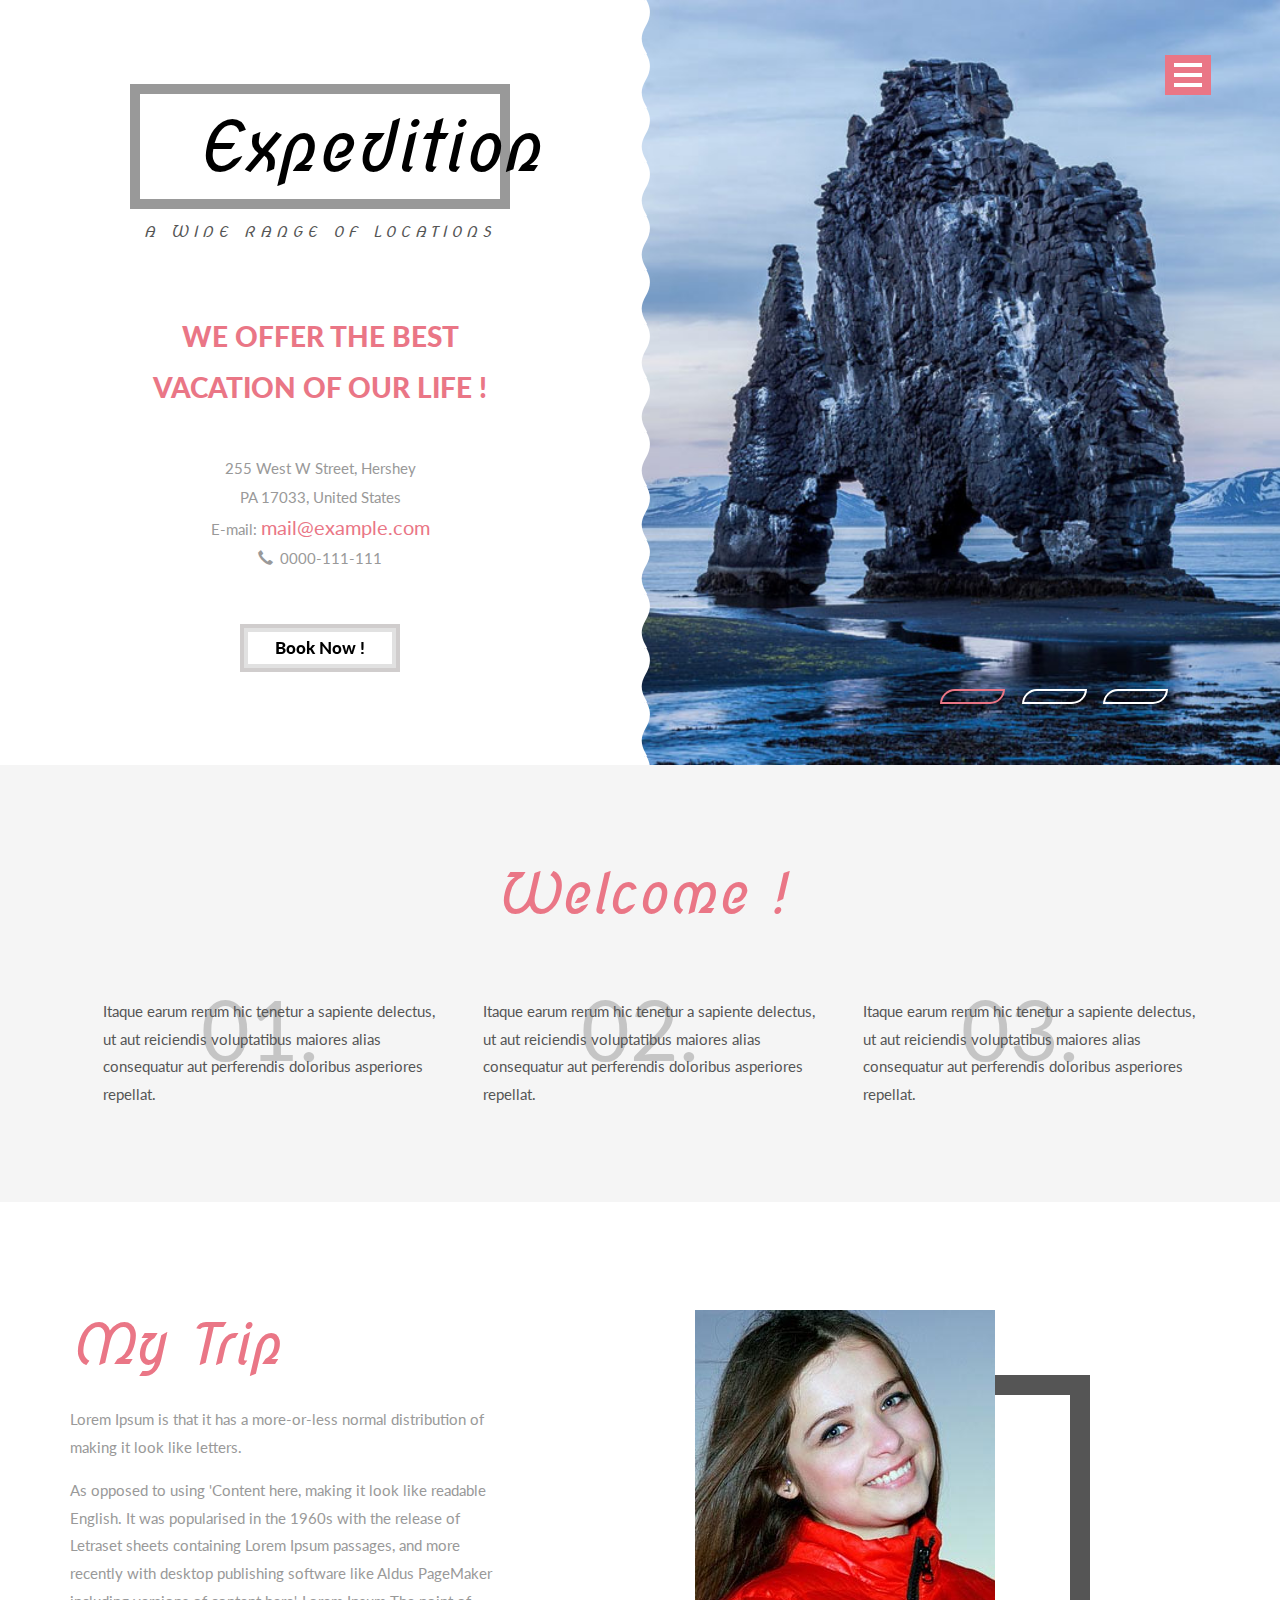
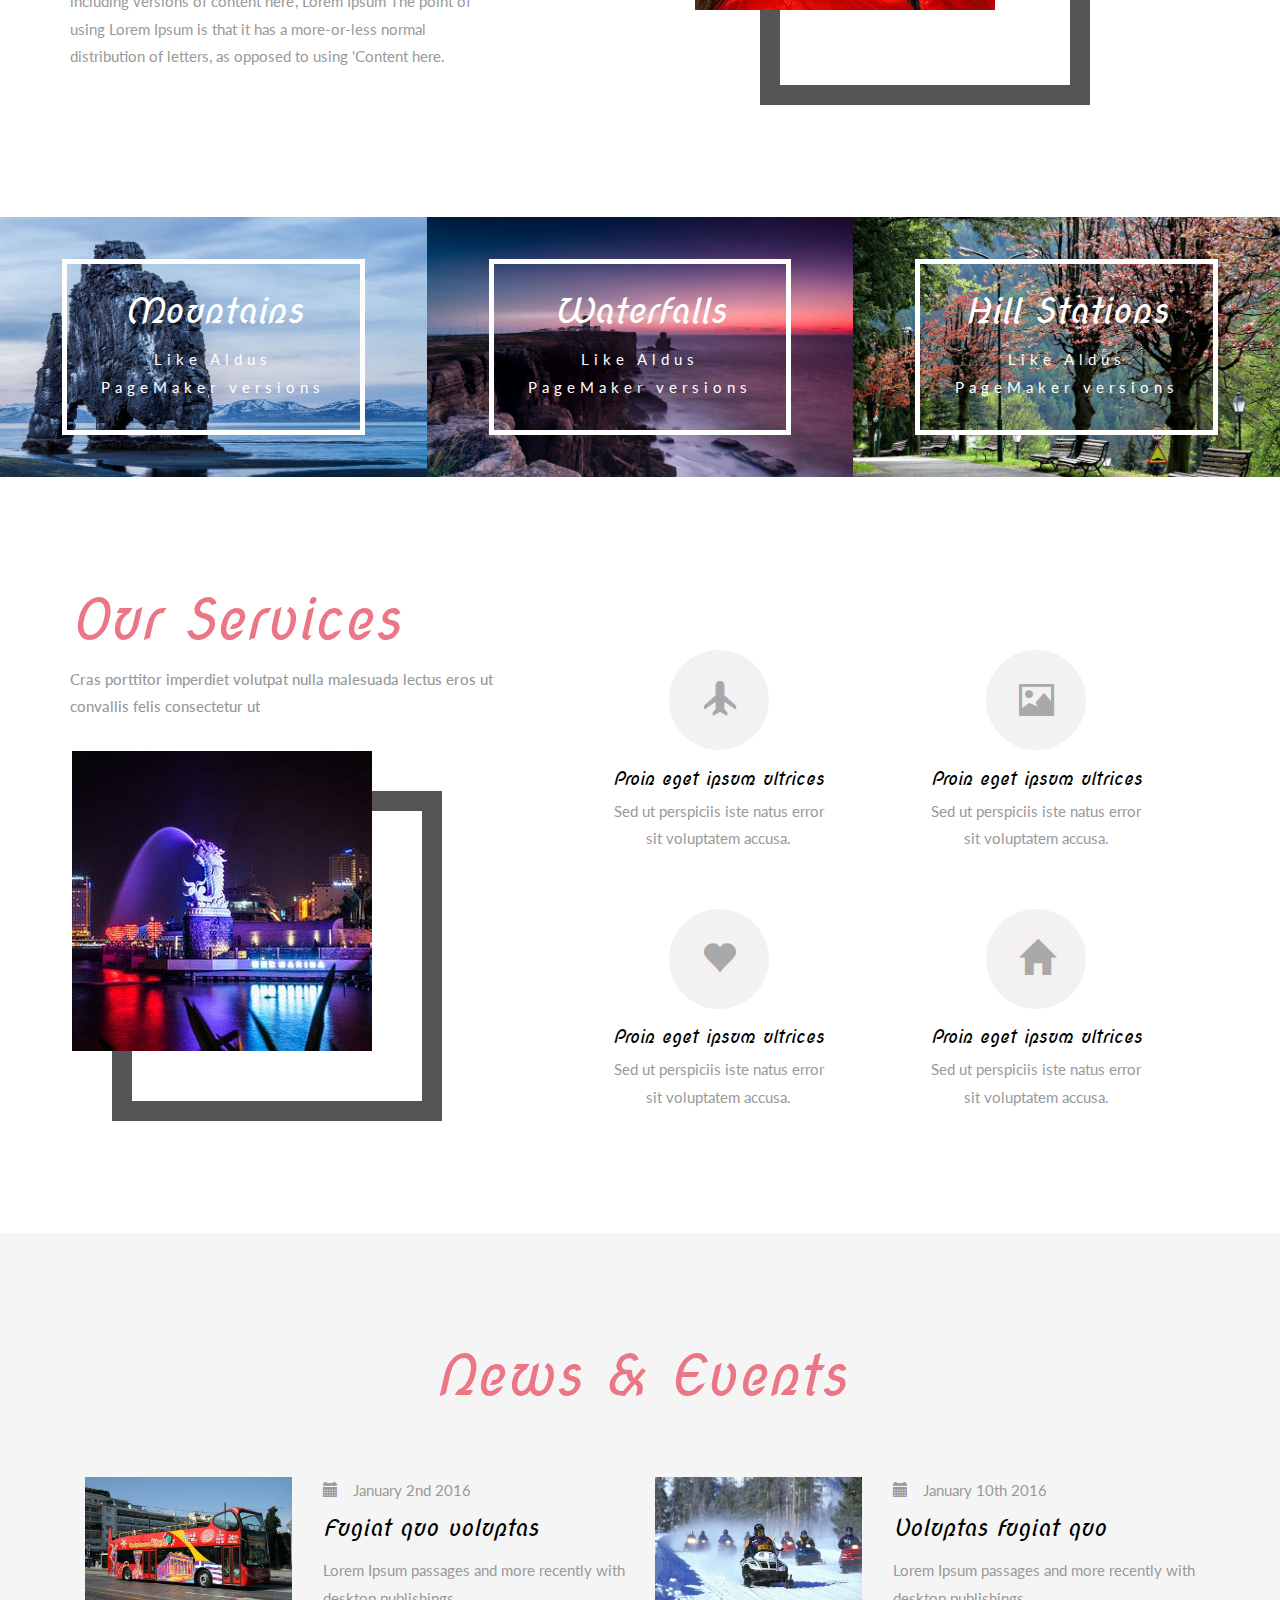
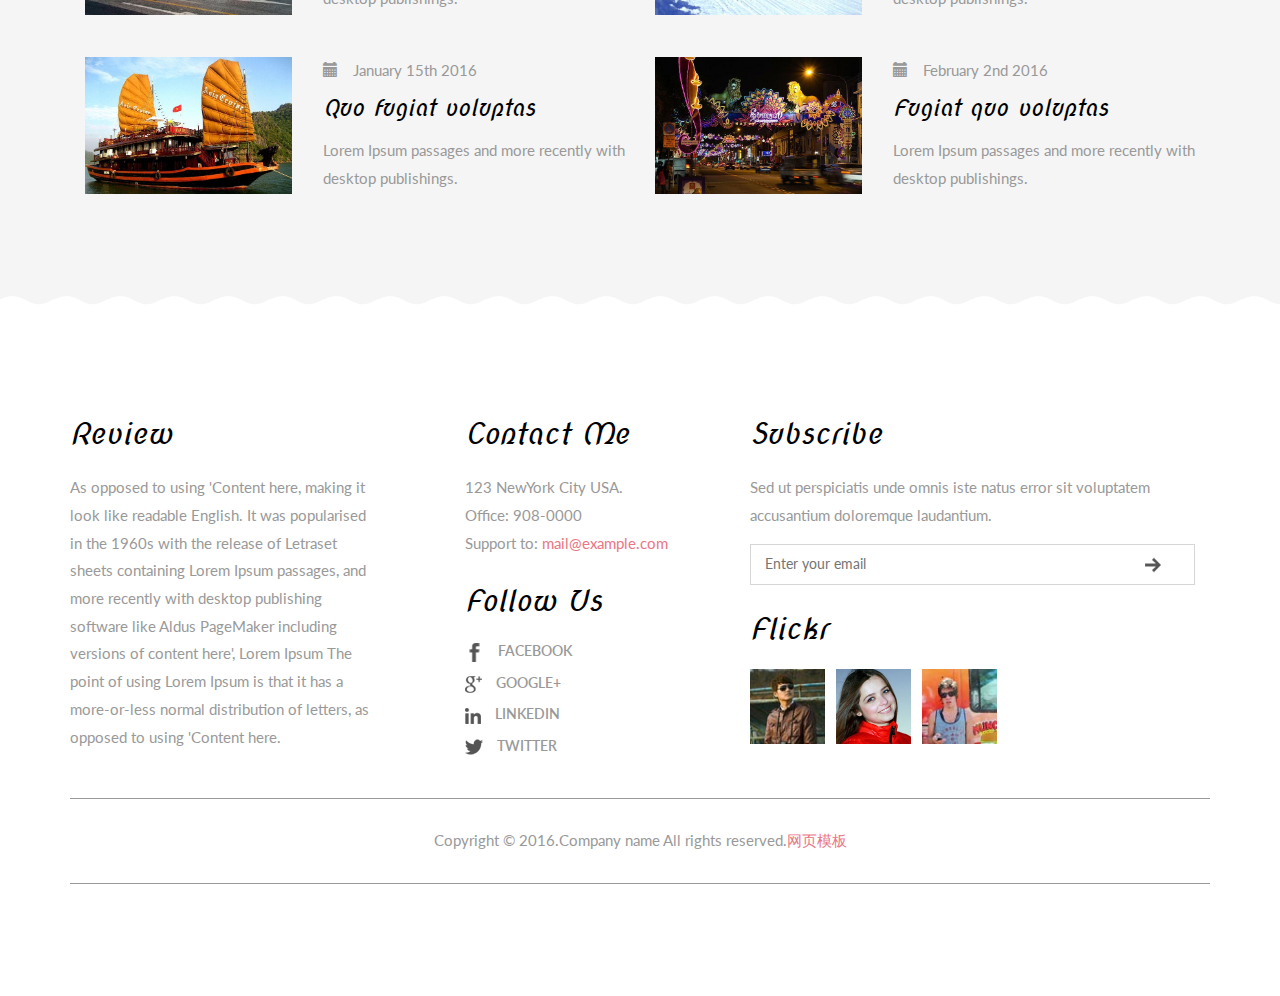
<file: index.html>
<!DOCTYPE html>
<html>
<head>
<title>Home</title>
<!--mobile apps-->
<meta name="viewport" content="width=device-width, initial-scale=1">
<meta http-equiv="Content-Type" content="text/html; charset=utf-8" />
<meta name="keywords" content="Expedition Responsive web template, Bootstrap Web Templates, Flat Web Templates, Android Compatible web template, 
	Smartphone Compatible web template, free WebDesigns for Nokia, Samsung, LG, Sony Ericsson, Motorola web design" />
<script type="application/x-javascript"> addEventListener("load", function() { setTimeout(hideURLbar, 0); }, false); function hideURLbar(){ window.scrollTo(0,1); } </script>
<!--//mobile apps-->
<!--Custom Theme files-->
<link href="css/bootstrap.css" type="text/css" rel="stylesheet" media="all">
<link href="css/style.css" type="text/css" rel="stylesheet" media="all">
<!-- //Custom Theme files -->
<!-- js -->
<script src="js/jquery-1.11.1.min.js"></script> 
<!-- //js -->
<!--web-fonts-->
<link href='http://fonts.useso.com/css?family=Nova+Script' rel='stylesheet' type='text/css'>
<link href='http://fonts.useso.com/css?family=Lato:400,100,100italic,300,300italic,400italic,700,700italic,900,900italic' rel='stylesheet' type='text/css'>
<!--//web-fonts-->
<!-- start-smooth-scrolling-->	
<script type="text/javascript">
		jQuery(document).ready(function($) {
			$(".scroll").click(function(event){		
				event.preventDefault();
		$('html,body').animate({scrollTop:$(this.hash).offset().top},1000);
			});
		});
</script>
<!--//end-smooth-scrolling-->	
</head>
<body>
	<!--banner-->
	<div class="banner" id="home">
		<div class="banner-left">
			<div class="logo">
				<h1><a href="index.html">Expedition</a></h1>
				<h6>A WIDE RANGE OF LOCATIONS</h6>
				<h2>WE OFFER THE BEST VACATION OF OUR LIFE !</h2>
				<div class="address">
					<p>255 West W Street, Hershey</p>
					<p>PA 17033, United States</p>
					<p>E-mail: <a href="mailto:info@example.com">mail@example.com</a></p>
					<p class="phn"><span class="glyphicon glyphicon-earphone"></span>0000-111-111</p>
				</div>
				<a class="book hvr-outline-out" href="#"> Book Now !</a>
			</div>	
		</div>
		<div class="banner-right">
			<!--banner Slider starts Here-->
				<script src="js/responsiveslides.min.js"></script>
				<script>
					// You can also use "$(window).load(function() {"
					$(function () {
					  // Slideshow 3
					  $("#slider3").responsiveSlides({
						auto: true,
						pager: true,
						nav: false,
						speed: 500,
						namespace: "callbacks",
						before: function () {
						  $('.events').append("<li>before event fired.</li>");
						},
						after: function () {
						  $('.events').append("<li>after event fired.</li>");
						}
					  });
				
					});
				</script>
				<!--//End-slider-script-->
				<div  id="top" class="callbacks_container">
					<ul class="rslides" id="slider3">
						<li>
							<div class="banner-image">
							</div>
						</li>
						<li>
							<div class="banner-image banner-image1">
							</div>
						</li>
						<li>
							<div class="banner-image banner-image2">
							</div>
						</li>
					</ul>
				</div>
				<nav> 
					<a href="" id="menuToggle"> <span class="navClosed"></span> </a>
					<a href="#home" class="active scroll">Home</a> 
					<a href="about.html">About</a> 
					<a href="typo.html">Typography</a> 
					<a href="#news" class="scroll">News</a>
					<a href="gallery.html">Gallery</a> 
					<a href="contact.html">Contact</a> 
				</nav>
				<script>
				(function($){
					// Menu Functions
					$(document).ready(function(){
					$('#menuToggle').click(function(e){
						var $parent = $(this).parent('nav');
					  $parent.toggleClass("open");
					  var navState = $parent.hasClass('open') ? "hide" : "show";
					  $(this).attr("title", navState + " navigation");
							// Set the timeout to the animation length in the CSS.
							setTimeout(function(){
								console.log("timeout set");
								$('#menuToggle > span').toggleClass("navClosed").toggleClass("navOpen");
							}, 200);
						e.preventDefault();
					});
				  });
				})(jQuery);
				</script>
		</div>
		<div class="clearfix"> </div>
	</div>
	<!--//banner-->
	<!--banner-bottom-->
	<div class="banner-bottom">
		<div class="container">
			<h3 class="title">Welcome !</h3>
			<div class="banner-bottom-grids">
				<div class="col-md-4 banner-bottom-grid">
					<div class="banner-bottom-grid-rel">
						<p class="welcome-bg-text">01.</p>
						<div class="banner-bottom-grid-rel-pos">
							<p>Itaque earum rerum hic tenetur a sapiente delectus, ut aut reiciendis 
								voluptatibus maiores alias consequatur aut perferendis doloribus 
								asperiores repellat.</p>
						</div>
					</div>
				</div>
				<div class="col-md-4 banner-bottom-grid">
					<div class="banner-bottom-grid-rel">
						<p class="welcome-bg-text">02.</p>
						<div class="banner-bottom-grid-rel-pos">
							<p>Itaque earum rerum hic tenetur a sapiente delectus, ut aut reiciendis 
								voluptatibus maiores alias consequatur aut perferendis doloribus 
								asperiores repellat.</p>
						</div>
					</div>
				</div>
				<div class="col-md-4 banner-bottom-grid">
					<div class="banner-bottom-grid-rel">
						<p class="welcome-bg-text">03.</p>
						<div class="banner-bottom-grid-rel-pos">
							<p>Itaque earum rerum hic tenetur a sapiente delectus, ut aut reiciendis 
								voluptatibus maiores alias consequatur aut perferendis doloribus 
								asperiores repellat.</p>
						</div>
					</div>
				</div>
				<div class="clearfix"> </div>
			</div>
		</div>
	</div>
	<!--//banner-bottom-->
	<!--trip-->
	<div class="trip">
		<div class="container">	
			<h3 class="title">My Trip</h3>
			<div class="trip-info">
				<div class="col-md-6 trip-left">
					<p class="trip-text">Lorem Ipsum is that it has a more-or-less normal distribution of making it look like letters.</p>
					<p>As opposed to using 'Content here, making it look like readable English. It was popularised in the 1960s with the release of Letraset sheets containing Lorem Ipsum passages, and more recently with desktop publishing
						software like Aldus PageMaker including versions of content here',  Lorem Ipsum The point of using Lorem Ipsum is that it has a more-or-less normal distribution of letters, as opposed to using 'Content here.</p>
				</div>
				<div class="col-md-6 trip-right">
					<div class="border">
						<img src="images/img1.jpg" alt=""/>
					</div>
				</div>
				<div class="clearfix"> </div>
			</div>
		</div>
	</div>
	<!--//about-grid-->
	<!--trip-gallery-->
	<div class="trip-gallery">
		<div class="col-md-4 trip-grids">
			<div class="trip-grid-text">
				<h4>Mountains </h4>
				<p>Like Aldus PageMaker versions</p>
			</div>
		</div>
		<div class="col-md-4 trip-grids trip-grid2">
			<div class="trip-grid-text">
				<h4>Waterfalls</h4>
				<p>Like Aldus PageMaker versions</p>
			</div>
		</div>
		<div class="col-md-4 trip-grids trip-grid3">
			<div class="trip-grid-text">
				<h4>Hill Stations</h4>
				<p>Like Aldus PageMaker versions</p>
			</div>
		</div>
		<div class="clearfix"> </div>
	</div>
	<!--//trip-gallery-->
	<!--services-->
	<div class="services">
		<div class="container">
			<h3 class="title">Our Services</h3>
			<div class="col-md-5 services-info">
				<h5>Cras porttitor imperdiet volutpat nulla malesuada lectus eros ut convallis felis consectetur ut </h5>
				<div class="services-grid">
					<div class="border">
						<img src="images/img2.jpg" alt=""/>
					</div>
				</div>
			</div>
			<div class="col-md-7 services-grids">
				<div class="services-grids-top">
					<div class="col-md-6 service-box">
						<figure class="icon">
							<span class="glyphicon glyphicon-plane"></span>
						</figure>
						<h5>Proin eget ipsum ultrices</h5>
						<p>Sed ut perspiciis iste natus error sit voluptatem accusa.</p>
					</div>
					<div class="col-md-6 service-box">
						<figure class="icon">
							<span class="glyphicon glyphicon-picture"></span>
						</figure>
						<h5>Proin eget ipsum ultrices</h5>
						<p>Sed ut perspiciis iste natus error sit voluptatem accusa.</p>
					</div>
					<div class="clearfix"> </div>
				</div>
				<div class="services-grids-top">
					<div class="col-md-6 service-box">
						<figure class="icon">
							<span class="glyphicon glyphicon-heart"></span>
						</figure>
						<h5>Proin eget ipsum ultrices</h5>
						<p>Sed ut perspiciis iste natus error sit voluptatem accusa.</p>
					</div>
					<div class="col-md-6 service-box wow bounceIn animated" data-wow-delay="0.4s" style="visibility: visible; -webkit-animation-delay: 0.4s;">
						<figure class="icon">
							<span class="glyphicon glyphicon-home"></span>
						</figure>
						<h5>Proin eget ipsum ultrices</h5>
						<p>Sed ut perspiciis iste natus error sit voluptatem accusa.</p>
					</div>
					<div class="clearfix"> </div>
				</div>
			</div>
			<div class="clearfix"> </div>
		</div>
	</div>
	<!-- //services -->
	<!--news-->
	<div class="news-events" id="news">
		<div class="container">
			<h3 class="title">News &amp; Events</h3>
			<div class="latest-news">
				<div class="latest-news-grids">
					<div class="col-md-6 latest-news-grid">
						<div class="col-xs-5 latest-news-grid-left">
							<img src="images/img3.jpg" alt=" " class="img-responsive">
						</div>
						<div class="col-xs-7 latest-news-grid-right">
							<p><i class="glyphicon glyphicon-calendar" aria-hidden="true"></i><span>January 2nd 2016</span></p>
							<h4><a href="#">Fugiat quo voluptas</a></h4>
							<p class="man">Lorem Ipsum passages and more recently with desktop publishings.</p>
						</div>
						<div class="clearfix"> </div>
					</div>
					<div class="col-md-6 latest-news-grid">
						<div class="col-xs-5 latest-news-grid-left">
							<img src="images/img4.jpg" alt=" " class="img-responsive">
						</div>
						<div class="col-xs-7 latest-news-grid-right">
							<p><i class="glyphicon glyphicon-calendar" aria-hidden="true"></i><span>January 10th 2016</span></p>
							<h4><a href="#">Voluptas fugiat quo </a></h4>
							<p class="man">Lorem Ipsum passages and more recently with desktop publishings.</p>
						</div>
						<div class="clearfix"> </div>
					</div>
					<div class="clearfix"> </div>
				</div>
				<div class="latest-news-grids">
					<div class="col-md-6 latest-news-grid">
						<div class="col-xs-5 latest-news-grid-left">
							<img src="images/img5.jpg" alt=" " class="img-responsive">
						</div>
						<div class="col-xs-7 latest-news-grid-right">
							<p><i class="glyphicon glyphicon-calendar" aria-hidden="true"></i><span>January 15th 2016</span></p>
							<h4><a href="#">Quo fugiat voluptas</a></h4>
							<p class="man">Lorem Ipsum passages and more recently with desktop publishings.</p>
						</div>
						<div class="clearfix"> </div>
					</div>
					<div class="col-md-6 latest-news-grid">
						<div class="col-xs-5 latest-news-grid-left">
							<img src="images/img6.jpg" alt=" " class="img-responsive">
						</div>
						<div class="col-xs-7 latest-news-grid-right">
							<p><i class="glyphicon glyphicon-calendar" aria-hidden="true"></i><span>February 2nd 2016</span></p>
							<h4><a href="#">Fugiat quo voluptas</a></h4>
							<p class="man">Lorem Ipsum passages and more recently with desktop publishings.</p>
						</div>
						<div class="clearfix"> </div>
					</div>
					<div class="clearfix"> </div>
				</div>
			</div>
		</div>
	</div>
	<!--//news-->
	<!--footer-->
	<div class="footer">
		<div class="container">
			<div class="col-md-4 footer-grids">
				<h3>Review</h3>
				<p>As opposed to using 'Content here, making it look like readable English. It was popularised in the 1960s with the release of Letraset sheets containing Lorem Ipsum passages, and more recently with desktop publishing
					software like Aldus PageMaker including versions of content here',  Lorem Ipsum The point of using Lorem Ipsum is that it has a more-or-less normal distribution of letters, as opposed to using 'Content here.</p>
			</div>
			<div class="col-md-3 footer-grids">
				<h3>Contact Me</h3>
				<p>123 NewYork City USA.<br>
					<span>Office: 908-0000</span>
					<span>Support to: <a href="mailto:info@example.com">mail@example.com</a></span>
				</p>
				<div class="footer-bottom">
					<h3>Follow Us</h3>
					<ul>
						<li><a href="#"><img src="images/f1.png" alt=""> FACEBOOK</a></li>
						<li><a href="#"><img src="images/f2.png" alt=""> GOOGLE+</a></li>
						<li><a href="#"><img src="images/f3.png" alt=""> LINKEDIN</a></li>
						<li><a href="#"><img src="images/f4.png" alt=""> TWITTER</a></li>
					</ul>
				</div>
			</div>
			<div class="col-md-5 footer-grids">
				<h3>Subscribe</h3>
				<p>Sed ut perspiciatis unde omnis iste natus error sit voluptatem accusantium doloremque laudantium.</p>
				<form>
					<input type="text" placeholder="Enter your email" required="">
					<input type="submit" value="">
				</form>
				<div class="footer-bottom">
					<h3>Flickr</h3>
					<a  class="footer-img" href="#"> <img src="images/img7.jpg" alt=""/></a>
					<a class="footer-img" href="#"> <img src="images/img1.jpg" alt=""/></a>
					<a class="footer-img" href="#"> <img src="images/img8.jpg" alt=""/></a>
				</div>
			</div>
			<div class="clearfix"> </div>
			<div class="footer-copy">
				<p>Copyright &copy; 2016.Company name All rights reserved.<a target="_blank" href="http://sc.chinaz.com/moban/">&#x7F51;&#x9875;&#x6A21;&#x677F;</a></p>
			</div>
		</div>
	</div>
	<!--//footer-->
	<!-- Bootstrap core JavaScript
    ================================================== -->
    <!-- Placed at the end of the document so the pages load faster -->
    <script src="js/bootstrap.js"></script>
</body>
</html>
</file>
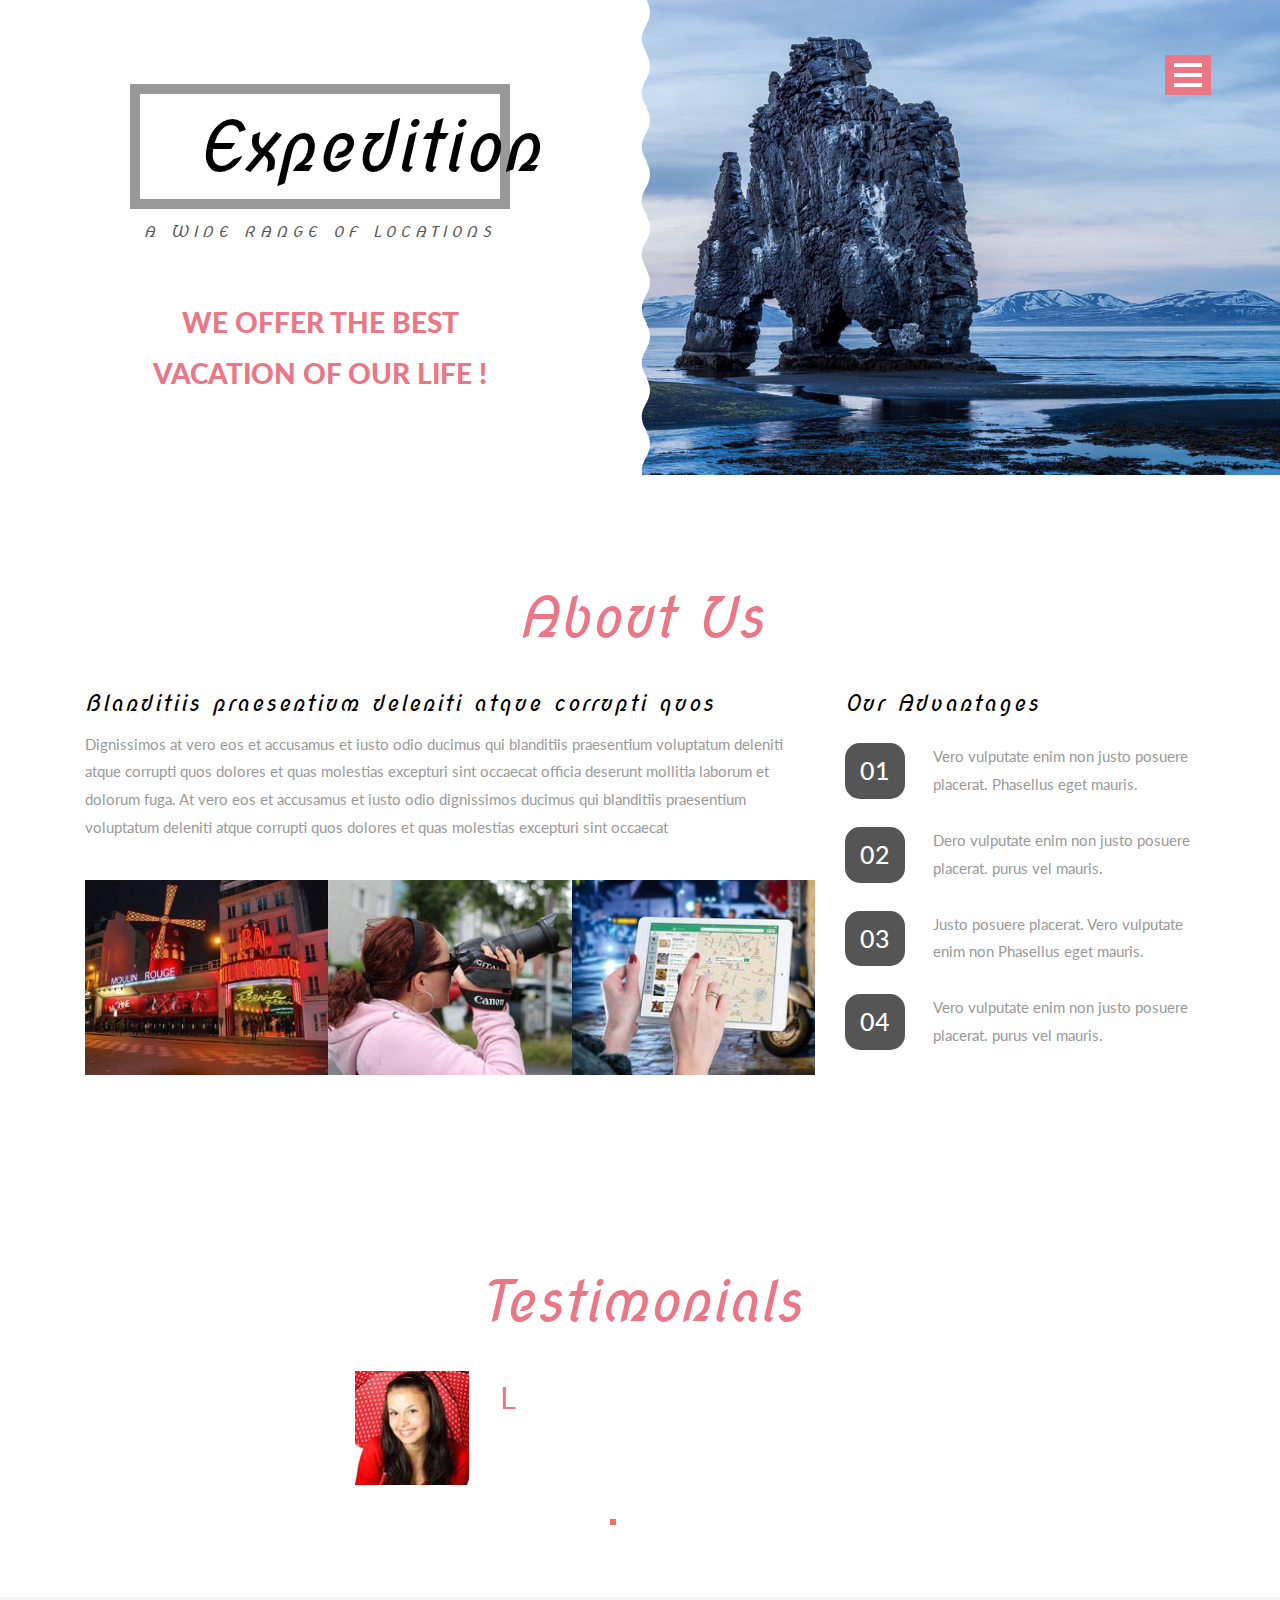
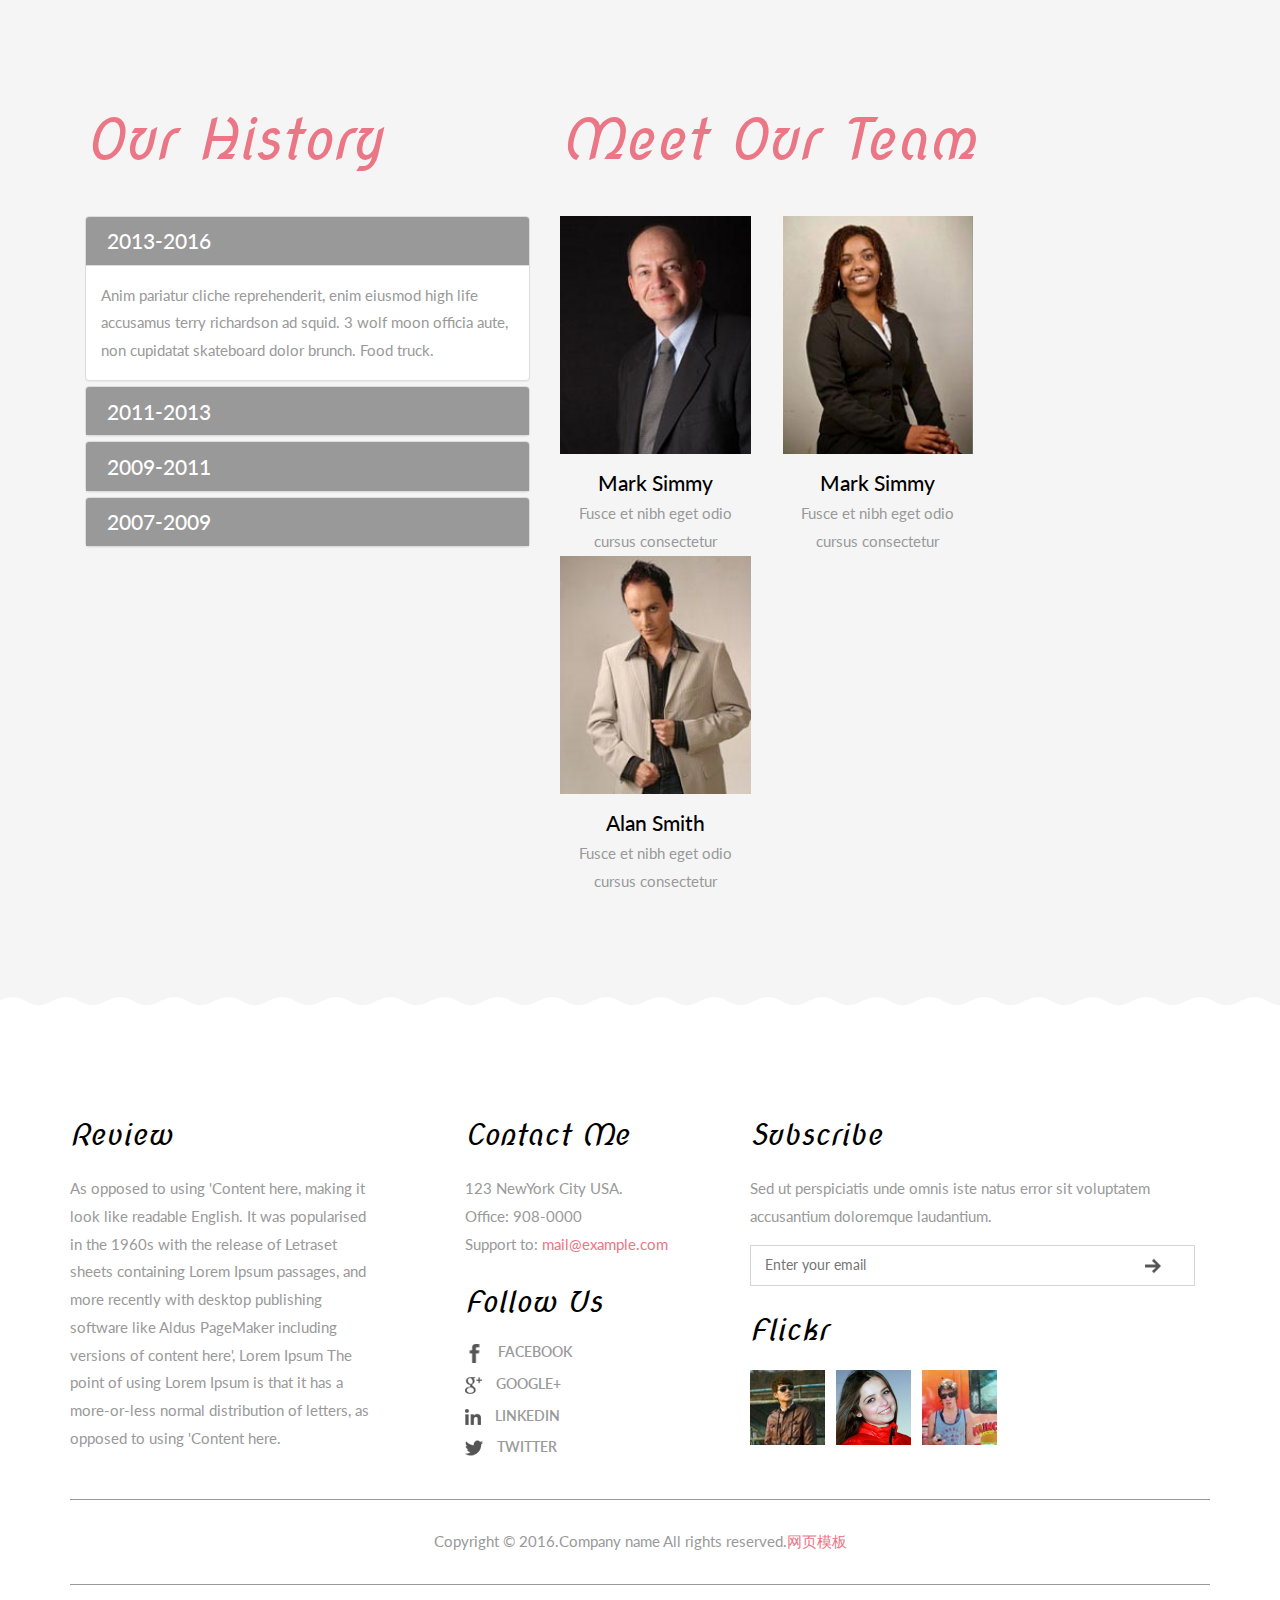
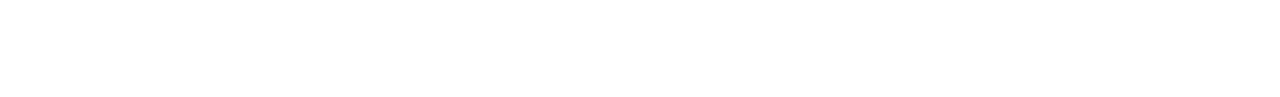
<file: about.html>
<!DOCTYPE html>
<html>
<head>
<title>About</title>
<!--mobile apps-->
<meta name="viewport" content="width=device-width, initial-scale=1">
<meta http-equiv="Content-Type" content="text/html; charset=utf-8" />
<meta name="keywords" content="Expedition Responsive web template, Bootstrap Web Templates, Flat Web Templates, Android Compatible web template, 
	Smartphone Compatible web template, free WebDesigns for Nokia, Samsung, LG, Sony Ericsson, Motorola web design" />
<script type="application/x-javascript"> addEventListener("load", function() { setTimeout(hideURLbar, 0); }, false); function hideURLbar(){ window.scrollTo(0,1); } </script>
<!--//mobile apps-->
<!--Custom Theme files-->
<link href="css/bootstrap.css" type="text/css" rel="stylesheet" media="all">
<link href="css/style.css" type="text/css" rel="stylesheet" media="all">
<link rel="stylesheet" href="css/flexslider.css" type="text/css" media="screen" />
<!-- //Custom Theme files -->
<!-- js -->
<script src="js/jquery-1.11.1.min.js"></script> 
<!-- //js -->
<!--web-fonts-->
<link href='http://fonts.useso.com/css?family=Nova+Script' rel='stylesheet' type='text/css'>
<link href='http://fonts.useso.com/css?family=Lato:400,100,100italic,300,300italic,400italic,700,700italic,900,900italic' rel='stylesheet' type='text/css'>
<!--//web-fonts-->
<!-- start-smooth-scrolling-->	
<script type="text/javascript">
		jQuery(document).ready(function($) {
			$(".scroll").click(function(event){		
				event.preventDefault();
		$('html,body').animate({scrollTop:$(this.hash).offset().top},1000);
			});
		});
</script>
<!--//end-smooth-scrolling-->	
</head>
<body>
	<!--banner-->
	<div class="banner">
		<div class="banner-left about-banner-left">
			<div class="logo">
				<h1><a href="index.html">Expedition</a></h1>
				<h6>A WIDE RANGE OF LOCATIONS</h6>
				<h2>WE OFFER THE BEST VACATION OF OUR LIFE !</h2>
			</div>	
		</div>
		<div class="banner-right about-banner-right">
				<div class="banner-image">
				</div>
				<nav> 
					<a href="" id="menuToggle"> <span class="navClosed"></span> </a>
					<a href="index.html">Home</a> 
					<a href="about.html" class="active">About</a> 
					<a href="typo.html">Typography</a> 
					<a href="index.html">News</a>
					<a href="gallery.html">Gallery</a> 
					<a href="contact.html">Contact</a> 
				</nav>
				<script>
				(function($){
					// Menu Functions
					$(document).ready(function(){
					$('#menuToggle').click(function(e){
						var $parent = $(this).parent('nav');
					  $parent.toggleClass("open");
					  var navState = $parent.hasClass('open') ? "hide" : "show";
					  $(this).attr("title", navState + " navigation");
							// Set the timeout to the animation length in the CSS.
							setTimeout(function(){
								console.log("timeout set");
								$('#menuToggle > span').toggleClass("navClosed").toggleClass("navOpen");
							}, 200);
						e.preventDefault();
					});
				  });
				})(jQuery);
				</script>
		</div>
		<div class="clearfix"> </div>
	</div>
	<!--//banner-->
	<!--about-->
	<div class="about">
		<div class="container">
			<h3 class="title">About Us</h3>
			<div class="about-info">
				<div class="col-md-8 about-grids">
					<h4>Blanditiis praesentium deleniti atque corrupti quos </h4>
					<p>Dignissimos at vero eos et accusamus et iusto odio ducimus qui blanditiis praesentium voluptatum deleniti atque corrupti quos dolores et quas molestias excepturi sint occaecat officia deserunt mollitia laborum et dolorum fuga. At vero eos et accusamus et iusto odio dignissimos ducimus qui blanditiis praesentium voluptatum deleniti atque corrupti quos dolores et quas molestias excepturi sint occaecat </p>		
					<div class="about-row">
						<div class="col-md-4 about-imgs">
							<img src="images/img9.jpg" alt="" class="img-responsive zoom-img"/>
						</div>
						<div class="col-md-4 about-imgs">
							<img src="images/img10.jpg" alt=""  class="img-responsive zoom-img"/>
						</div>
						<div class="col-md-4 about-imgs">
							<img src="images/img11.jpg" alt=""  class="img-responsive zoom-img"/>
						</div>
						<div class="clearfix"> </div>
					</div>
				</div>
				<div class="col-md-4 about-grids">
					<h4>Our Advantages</h4>
					<div class="pince">
						<div class="pince-left">
							<h5>01</h5>
						</div>
						<div class="pince-right">
							<p>Vero vulputate enim non justo posuere placerat. Phasellus eget mauris.</p>
						</div>
						<div class="clearfix"> </div>
					</div>
					<div class="pince">
						<div class="pince-left">
							<h5>02</h5>
						</div>
						<div class="pince-right">
							<p>Dero vulputate enim non justo posuere placerat. purus vel mauris.</p>
						</div>
						<div class="clearfix"> </div>
					</div>
					<div class="pince">
						<div class="pince-left">
							<h5>03</h5>
						</div>
						<div class="pince-right">
							<p>Justo posuere placerat. Vero vulputate enim non  Phasellus eget mauris.</p>
						</div>
						<div class="clearfix"> </div>
					</div>
					<div class="pince">
						<div class="pince-left">
							<h5>04</h5>
						</div>
						<div class="pince-right">
							<p>Vero vulputate enim non justo posuere placerat. purus vel mauris.</p>
						</div>
						<div class="clearfix"> </div>
					</div>
				</div>
				<div class="clearfix"> </div>
			</div>
		</div>
	</div>
	<!--//about-->
	<!-- testimonials -->
	<div class="testimonials">
		<div class="container">
			<h3 class="title">Testimonials</h3>
			<section class="slider">
				<div class="flexslider">
					<ul class="slides">
						<li>
							<div class="testimonials-grid">
								<div class="testimonials-grid-left1">
									<img src="images/t1.jpg" alt=" " class="img-responsive" />
								</div>
								<div class="testimonials-grid-right1">
									<p><span>L</span>orem ipsum dolor sit amet, consectetur adipiscing elit, 
										sed do eiusmod tempor incididunt ut labore et dolore magna aliqua.
										Ut enim ad minim veniam.</p>
								</div>
								<div class="clearfix"> </div>
							</div>
						</li>
						<li>
							<div class="testimonials-grid">
								<div class="testimonials-grid-left1">
									<img src="images/t2.jpg" alt=" " class="img-responsive" />
								</div>
								<div class="testimonials-grid-right1">
									<p><span>L</span>orem ipsum dolor sit amet, consectetur adipiscing elit, 
										sed do eiusmod tempor incididunt ut labore et dolore magna aliqua.
										Ut enim ad minim veniam.</p>
								</div>
								<div class="clearfix"> </div>
							</div>
						</li>
						<li>
							<div class="testimonials-grid">
								<div class="testimonials-grid-left1">
									<img src="images/t3.jpg" alt="" class="img-responsive" />
								</div>
								<div class="testimonials-grid-right1">
									<p><span>L</span>orem ipsum dolor sit amet, consectetur adipiscing elit, 
										sed do eiusmod tempor incididunt ut labore et dolore magna aliqua.
										Ut enim ad minim veniam.</p>
								</div>
								<div class="clearfix"> </div>
							</div>
						</li>
					</ul>
				</div>
			</section>
				<!--FlexSlider-->
					<script defer src="js/jquery.flexslider.js"></script>
					<script type="text/javascript">
					$(window).load(function(){
					  $('.flexslider').flexslider({
						animation: "slide",
						start: function(slider){
						  $('body').removeClass('loading');
						}
					  });
					});
				  </script>
				<!--End-slider-script-->
		</div>
	</div>
	<!-- //testimonials -->
	<!-- testimonials -->
	<div class="about-bottom">
		<div class="container">
			<div class="about-bottom-info">
				<div class="col-md-5 history">
					<h3 class="title">Our History</h3>
					<div class="banner-bottom-video-grid-left">
						<div class="panel-group" id="accordion" role="tablist" aria-multiselectable="true">
							<div class="panel panel-default">
								<div class="panel-heading" role="tab" id="headingOne">
									<h4 class="panel-title">
										<a role="button" data-toggle="collapse" data-parent="#accordion" href="#collapseOne" aria-expanded="true" aria-controls="collapseOne">
											2013-2016
										</a>
									</h4>
								</div>
								<div id="collapseOne" class="panel-collapse collapse in" role="tabpanel" aria-labelledby="headingOne">
									<div class="panel-body">
										Anim pariatur cliche reprehenderit, enim eiusmod high life accusamus terry richardson ad squid. 3 wolf moon officia aute, non cupidatat skateboard dolor brunch. Food truck.
									</div>
								</div>
							</div>
							<div class="panel panel-default">
								<div class="panel-heading" role="tab" id="headingThree">
									<h4 class="panel-title">
										<a class="collapsed" role="button" data-toggle="collapse" data-parent="#accordion" href="#collapseThree" aria-expanded="false" aria-controls="collapseThree">
											2011-2013
										</a>
									</h4>
								</div>
								<div id="collapseThree" class="panel-collapse collapse" role="tabpanel" aria-labelledby="headingThree">
									<div class="panel-body">
										Anim pariatur cliche reprehenderit, enim eiusmod high life accusamus terry richardson ad squid. 3 wolf moon officia aute, non cupidatat skateboard dolor brunch. Food truck.
									</div>
								</div>
							</div>
							<div class="panel panel-default">
								<div class="panel-heading" role="tab" id="headingFour">
									<h4 class="panel-title">
										<a class="collapsed" role="button" data-toggle="collapse" data-parent="#accordion" href="#collapseFour" aria-expanded="false" aria-controls="collapseFour">
											2009-2011
										</a>
									</h4>
								</div>
								<div id="collapseFour" class="panel-collapse collapse" role="tabpanel" aria-labelledby="headingFour">
									<div class="panel-body">
										Anim pariatur cliche reprehenderit, enim eiusmod high life accusamus terry richardson ad squid. 3 wolf moon officia aute, non cupidatat skateboard dolor brunch. Food truck.
									</div>
								</div>
							</div>
							<div class="panel panel-default">
								<div class="panel-heading" role="tab" id="headingFive">
									<h4 class="panel-title">
										<a class="collapsed" role="button" data-toggle="collapse" data-parent="#accordion" href="#collapseFive" aria-expanded="false" aria-controls="collapseFive">
											2007-2009
										</a>
									</h4>
								</div>
								<div id="collapseFive" class="panel-collapse collapse" role="tabpanel" aria-labelledby="headingFive">
									<div class="panel-body">
										Anim pariatur cliche reprehenderit, enim eiusmod high life accusamus terry richardson ad squid. 3 wolf moon officia aute, non cupidatat skateboard dolor brunch. Food truck.
									</div>
								</div>
							</div>
						</div>
					</div>
				</div>
				<div class="col-md-7 team">
					<!--team-->
					<div class="team">
						<h3 class="title">Meet Our Team</h3>
						<!-- flex-slider -->
						<div class="work-bottom">	
							<ul>
								<li>
									<div class="team-left">
										<img src="images/t4.jpg" alt="">
										<div class="team-bottom">
											<h4>Mark Simmy</h4>
											<p>Fusce et nibh eget odio cursus consectetur</p>
										</div>
									</div>
								</li>
								<li>
									<div class="team-left">
										<img src="images/t5.jpg" alt="">
										<div class="team-bottom">
											<h4>Mark Simmy</h4>
											<p>Fusce et nibh eget odio cursus consectetur</p>
										</div>
									</div>
								</li>
								<li>
									<div class="team-left">
										<img src="images/t6.jpg" alt="">
										<div class="team-bottom">
											<h4>Alan Smith</h4>
											<p>Fusce et nibh eget odio cursus consectetur</p>
										</div>
									</div>
								</li>
							</ul>
						</div>
					</div>	
					<!--//team-->
				</div>
				<div class="clearfix"> </div>
			</div>
		</div>
	</div>
	<!--footer-->
	<div class="footer">
		<div class="container">
			<div class="col-md-4 footer-grids">
				<h3>Review</h3>
				<p>As opposed to using 'Content here, making it look like readable English. It was popularised in the 1960s with the release of Letraset sheets containing Lorem Ipsum passages, and more recently with desktop publishing
					software like Aldus PageMaker including versions of content here',  Lorem Ipsum The point of using Lorem Ipsum is that it has a more-or-less normal distribution of letters, as opposed to using 'Content here.</p>
			</div>
			<div class="col-md-3 footer-grids">
				<h3>Contact Me</h3>
				<p>123 NewYork City USA.<br>
					<span>Office: 908-0000</span>
					<span>Support to: <a href="mailto:info@example.com">mail@example.com</a></span>
				</p>
				<div class="footer-bottom">
					<h3>Follow Us</h3>
					<ul>
						<li><a href="#"><img src="images/f1.png" alt=""> FACEBOOK</a></li>
						<li><a href="#"><img src="images/f2.png" alt=""> GOOGLE+</a></li>
						<li><a href="#"><img src="images/f3.png" alt=""> LINKEDIN</a></li>
						<li><a href="#"><img src="images/f4.png" alt=""> TWITTER</a></li>
					</ul>
				</div>
			</div>
			<div class="col-md-5 footer-grids">
				<h3>Subscribe</h3>
				<p>Sed ut perspiciatis unde omnis iste natus error sit voluptatem accusantium doloremque laudantium.</p>
				<form>
					<input type="text" placeholder="Enter your email" required="">
					<input type="submit" value="">
				</form>
				<div class="footer-bottom">
					<h3>Flickr</h3>
					<a  class="footer-img" href="#"> <img src="images/img7.jpg" alt=""/></a>
					<a class="footer-img" href="#"> <img src="images/img1.jpg" alt=""/></a>
					<a class="footer-img" href="#"> <img src="images/img8.jpg" alt=""/></a>
				</div>
			</div>
			<div class="clearfix"> </div>
			<div class="footer-copy">
				<p>Copyright &copy; 2016.Company name All rights reserved.<a target="_blank" href="http://sc.chinaz.com/moban/">&#x7F51;&#x9875;&#x6A21;&#x677F;</a></p>
			</div>
		</div>
	</div>
	<!--//footer-->
	<!-- Bootstrap core JavaScript
    ================================================== -->
    <!-- Placed at the end of the document so the pages load faster -->
    <script src="js/bootstrap.js"></script>
</body>
</html>
</file>
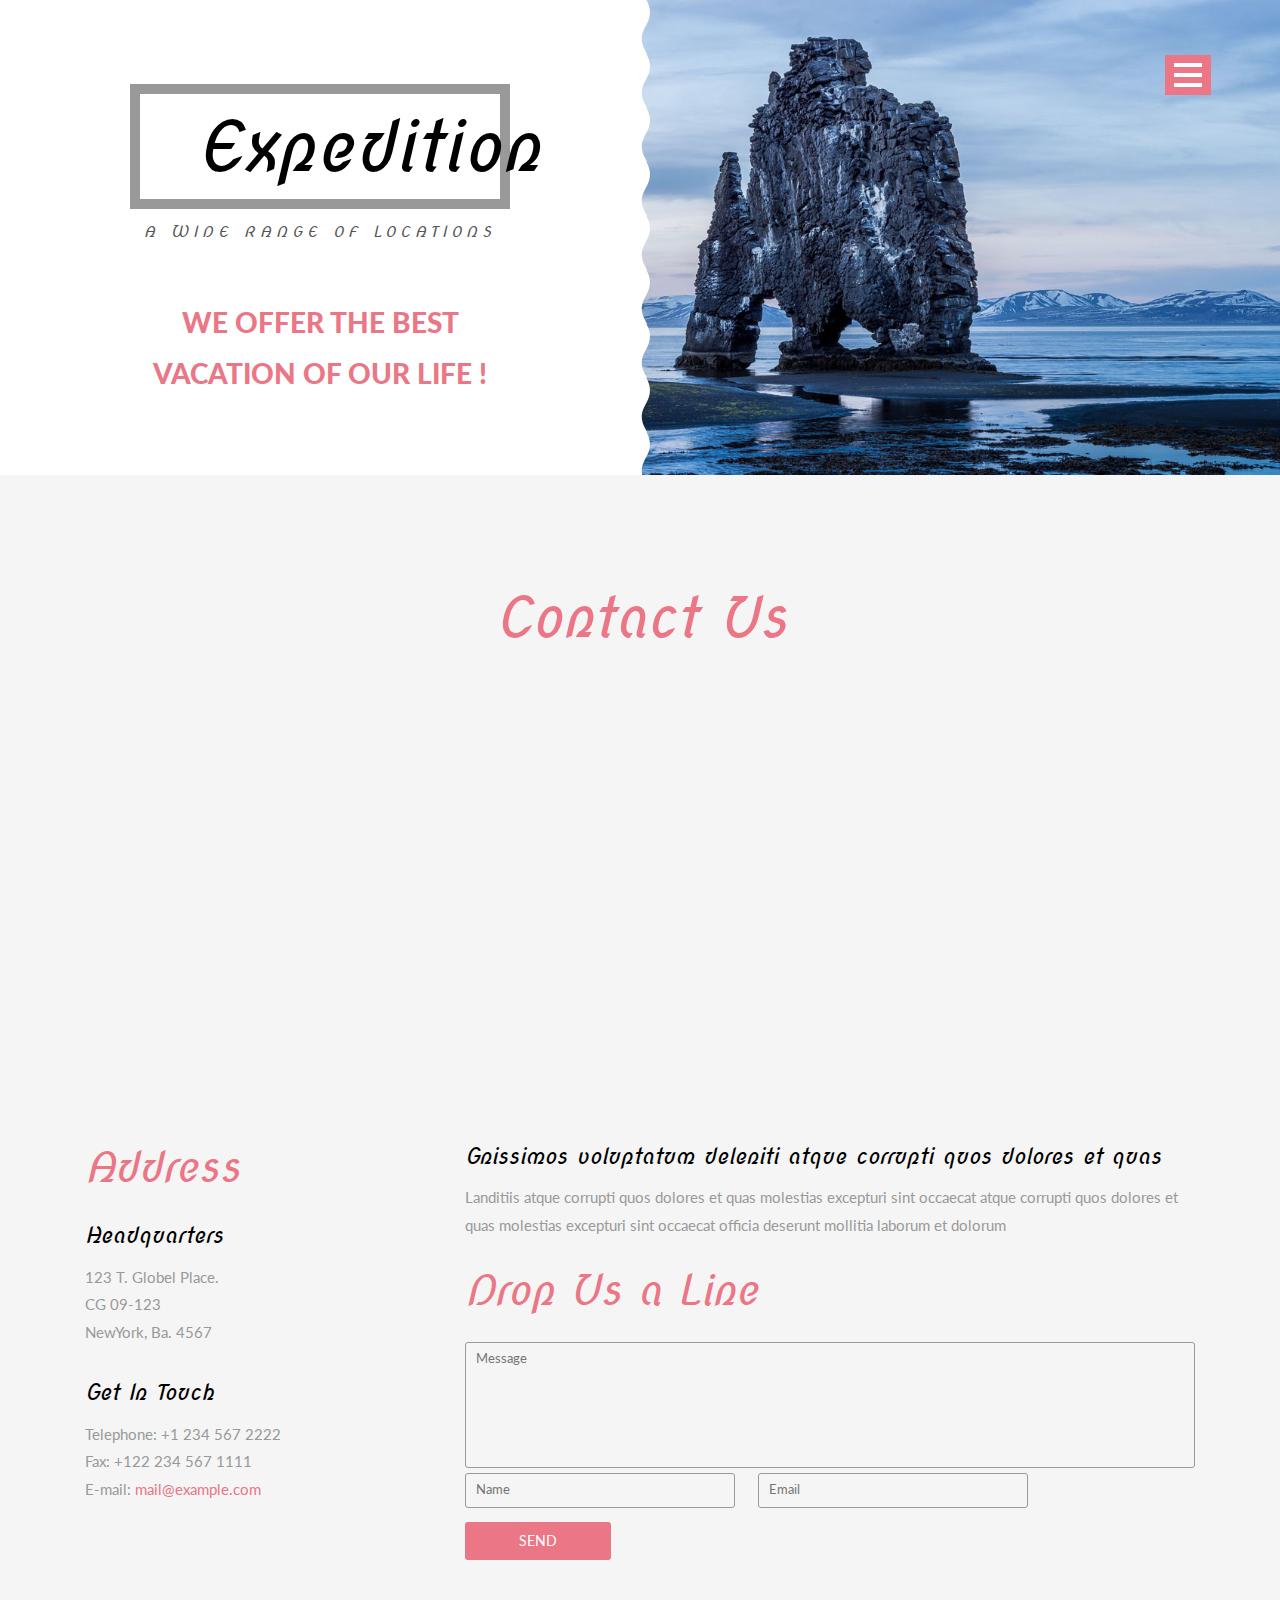
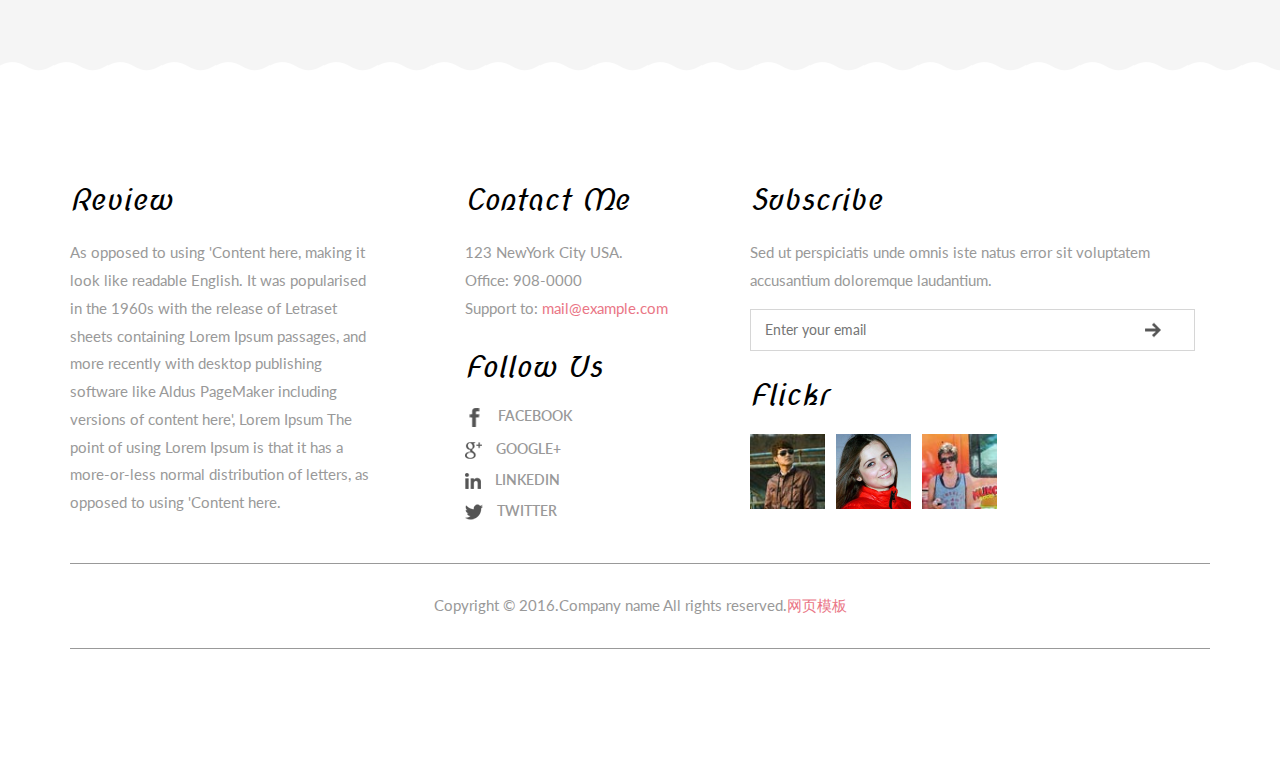
<file: contact.html>
<!DOCTYPE html>
<html>
<head>
<title>Contact</title>
<!--mobile apps-->
<meta name="viewport" content="width=device-width, initial-scale=1">
<meta http-equiv="Content-Type" content="text/html; charset=utf-8" />
<meta name="keywords" content="Expedition Responsive web template, Bootstrap Web Templates, Flat Web Templates, Android Compatible web template, 
	Smartphone Compatible web template, free WebDesigns for Nokia, Samsung, LG, Sony Ericsson, Motorola web design" />
<script type="application/x-javascript"> addEventListener("load", function() { setTimeout(hideURLbar, 0); }, false); function hideURLbar(){ window.scrollTo(0,1); } </script>
<!--//mobile apps-->
<!--Custom Theme files-->
<link href="css/bootstrap.css" type="text/css" rel="stylesheet" media="all">
<link href="css/style.css" type="text/css" rel="stylesheet" media="all">
<!-- //Custom Theme files -->
<!-- js -->
<script src="js/jquery-1.11.1.min.js"></script> 
<!-- //js -->
<!--web-fonts-->
<link href='http://fonts.useso.com/css?family=Nova+Script' rel='stylesheet' type='text/css'>
<link href='http://fonts.useso.com/css?family=Lato:400,100,100italic,300,300italic,400italic,700,700italic,900,900italic' rel='stylesheet' type='text/css'>
<!--//web-fonts-->
<!-- start-smooth-scrolling-->	
<script type="text/javascript">
		jQuery(document).ready(function($) {
			$(".scroll").click(function(event){		
				event.preventDefault();
		$('html,body').animate({scrollTop:$(this.hash).offset().top},1000);
			});
		});
</script>
<!--//end-smooth-scrolling-->	
</head>
<body>
	<!--banner-->
	<div class="banner">
		<div class="banner-left about-banner-left">
			<div class="logo">
				<h1><a href="index.html">Expedition</a></h1>
				<h6>A WIDE RANGE OF LOCATIONS</h6>
				<h2>WE OFFER THE BEST VACATION OF OUR LIFE !</h2>
			</div>	
		</div>
		<div class="banner-right about-banner-right">
				<div class="banner-image">
				</div>
				<nav> 
					<a href="" id="menuToggle"> <span class="navClosed"></span> </a>
					<a href="index.html">Home</a> 
					<a href="about.html">About</a> 
					<a href="typo.html">Typography</a> 
					<a href="index.html">News</a>
					<a href="gallery.html">Gallery</a> 
					<a href="contact.html" class="active">Contact</a> 
				</nav>
				<script>
				(function($){
					// Menu Functions
					$(document).ready(function(){
					$('#menuToggle').click(function(e){
						var $parent = $(this).parent('nav');
					  $parent.toggleClass("open");
					  var navState = $parent.hasClass('open') ? "hide" : "show";
					  $(this).attr("title", navState + " navigation");
							// Set the timeout to the animation length in the CSS.
							setTimeout(function(){
								console.log("timeout set");
								$('#menuToggle > span').toggleClass("navClosed").toggleClass("navOpen");
							}, 200);
						e.preventDefault();
					});
				  });
				})(jQuery);
				</script>
		</div>
		<div class="clearfix"> </div>
	</div>
	<!--//banner-->
	<!--contact-->
	<div class="contact">
		<div class="container">
			<h3 class="title">Contact Us</h3>
			<div class="map">
				<iframe src="https://www.google.com/maps/embed?pb=!1m18!1m12!1m3!1d48393.30799446157!2d-74.01837574721542!3d40.70520823566694!2m3!1f0!2f0!3f0!3m2!1i1024!2i768!4f13.1!3m3!1m2!1s0x89c24fa5d33f083b%3A0xc80b8f06e177fe62!2sNew+York%2C+NY%2C+USA!5e0!3m2!1sen!2sin!4v1453557757637" allowfullscreen></iframe>
			</div>
			<div class="contact-info">
				<div class="col-md-4 contact-grids">
					<div class="cnt-address">
						<h3>Address</h3>
						<h4>Headquarters</h4>
						<p>123 T. Globel Place.
							<span>CG 09-123</span>
							NewYork, Ba. 4567
						</p>
						<h4>Get In Touch</h4>
						<p>Telephone: +1 234 567 2222
							<span>Fax: +122 234 567 1111</span>
							E-mail: <a href="mailto:info@example.com">mail@example.com</a>
						</p>
					</div>
				</div>
				<div class="col-md-8 contact-grids">
					<h4 class="cnt-text">Gnissimos voluptatum deleniti atque corrupti quos dolores et quas</h4>
					<p>Landitiis atque corrupti quos dolores et quas molestias excepturi sint occaecat atque corrupti quos dolores et quas molestias excepturi sint occaecat officia deserunt mollitia laborum et dolorum </p>		
					<div class="contact-form">
						<h3>Drop Us a Line</h3>
						<form>
							<textarea placeholder="Message" required=""></textarea>
							<input type="text" placeholder="Name" required="">
							<input type="text" placeholder="Email" required="">
							<input type="submit" value="SEND">
						</form>
					</div>
				</div>
				<div class="clearfix"> </div>
			</div>
		</div>
	</div>
	<!--//contact-->
	<!--footer-->
	<div class="footer">
		<div class="container">
			<div class="col-md-4 footer-grids">
				<h3>Review</h3>
				<p>As opposed to using 'Content here, making it look like readable English. It was popularised in the 1960s with the release of Letraset sheets containing Lorem Ipsum passages, and more recently with desktop publishing
					software like Aldus PageMaker including versions of content here',  Lorem Ipsum The point of using Lorem Ipsum is that it has a more-or-less normal distribution of letters, as opposed to using 'Content here.</p>
			</div>
			<div class="col-md-3 footer-grids">
				<h3>Contact Me</h3>
				<p>123 NewYork City USA.<br>
					<span>Office: 908-0000</span>
					<span>Support to: <a href="mailto:info@example.com">mail@example.com</a></span>
				</p>
				<div class="footer-bottom">
					<h3>Follow Us</h3>
					<ul>
						<li><a href="#"><img src="images/f1.png" alt=""> FACEBOOK</a></li>
						<li><a href="#"><img src="images/f2.png" alt=""> GOOGLE+</a></li>
						<li><a href="#"><img src="images/f3.png" alt=""> LINKEDIN</a></li>
						<li><a href="#"><img src="images/f4.png" alt=""> TWITTER</a></li>
					</ul>
				</div>
			</div>
			<div class="col-md-5 footer-grids">
				<h3>Subscribe</h3>
				<p>Sed ut perspiciatis unde omnis iste natus error sit voluptatem accusantium doloremque laudantium.</p>
				<form>
					<input type="text" placeholder="Enter your email" required="">
					<input type="submit" value="">
				</form>
				<div class="footer-bottom">
					<h3>Flickr</h3>
					<a  class="footer-img" href="#"> <img src="images/img7.jpg" alt=""/></a>
					<a class="footer-img" href="#"> <img src="images/img1.jpg" alt=""/></a>
					<a class="footer-img" href="#"> <img src="images/img8.jpg" alt=""/></a>
				</div>
			</div>
			<div class="clearfix"> </div>
			<div class="footer-copy">
				<p>Copyright &copy; 2016.Company name All rights reserved.<a target="_blank" href="http://sc.chinaz.com/moban/">&#x7F51;&#x9875;&#x6A21;&#x677F;</a></p>
			</div>
		</div>
	</div>
	<!--//footer-->
	<!-- Bootstrap core JavaScript
    ================================================== -->
    <!-- Placed at the end of the document so the pages load faster -->
    <script src="js/bootstrap.js"></script>
</body>
</html>
</file>
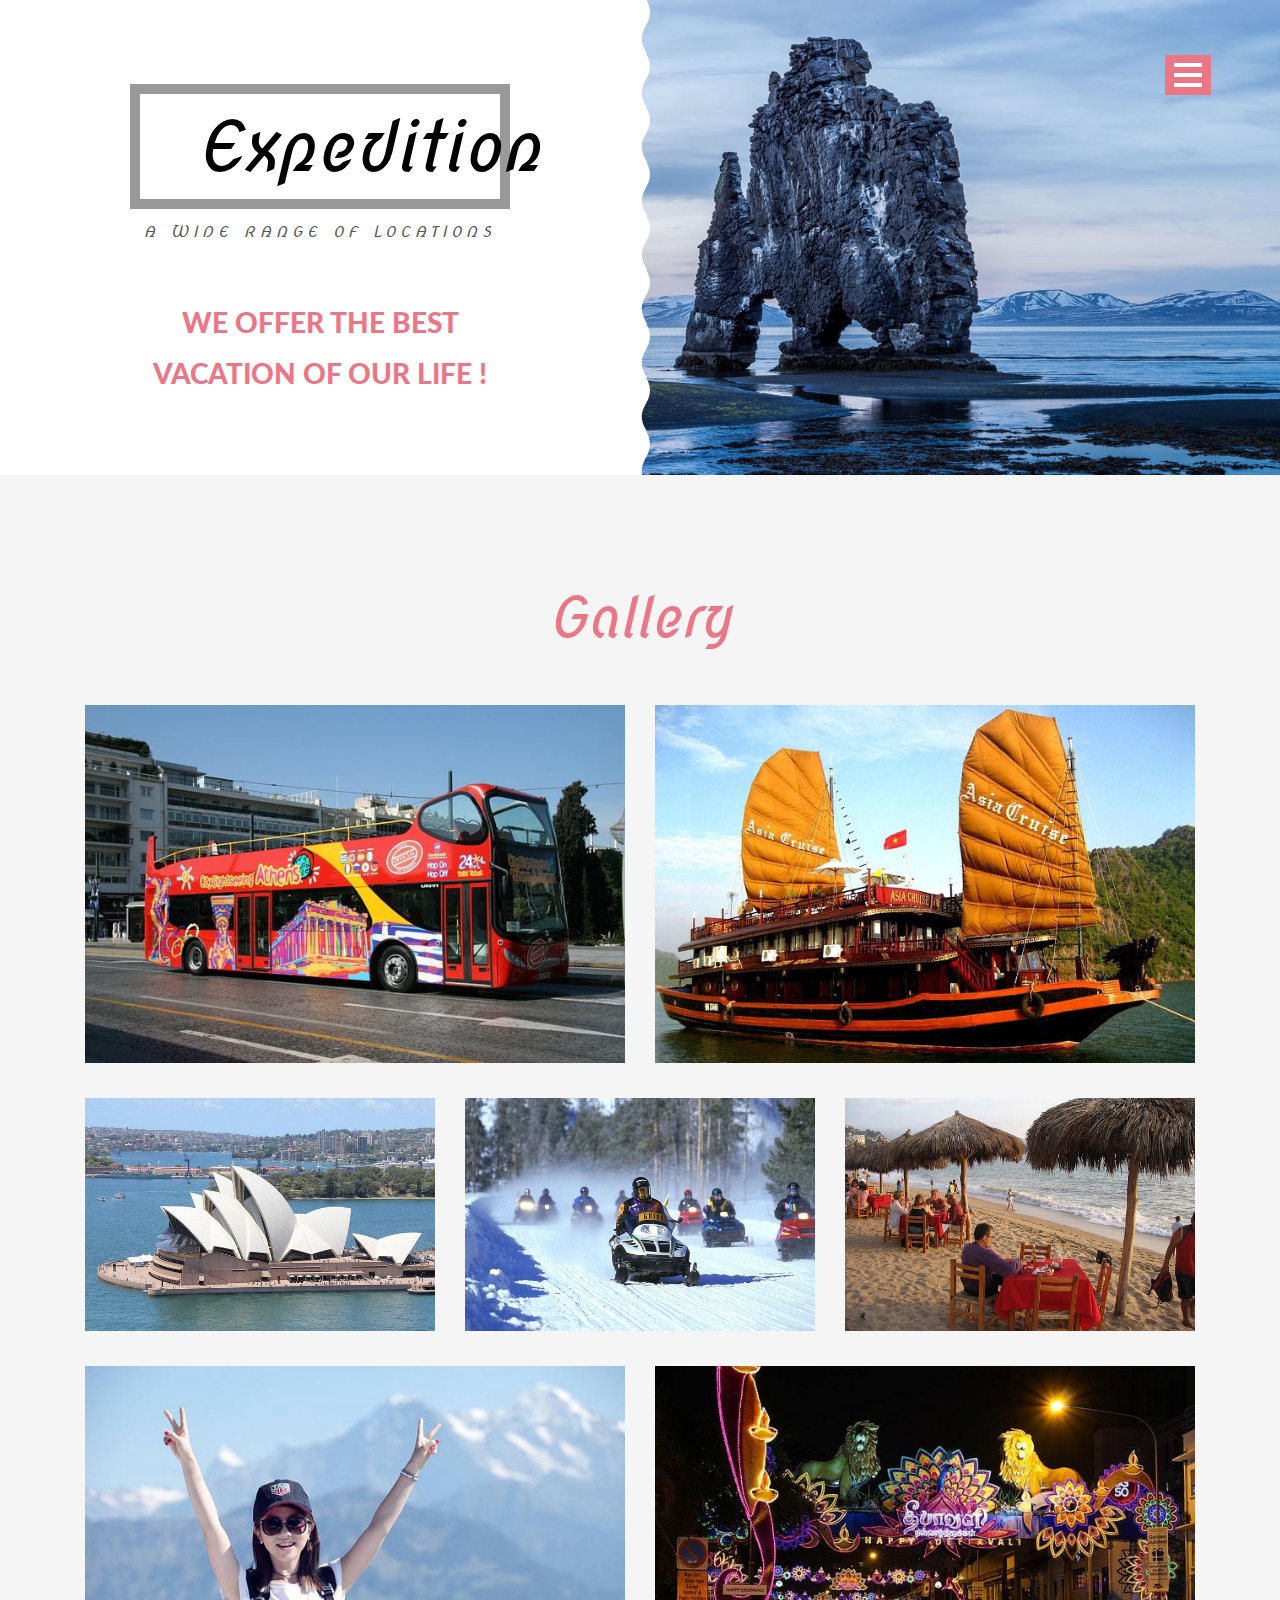
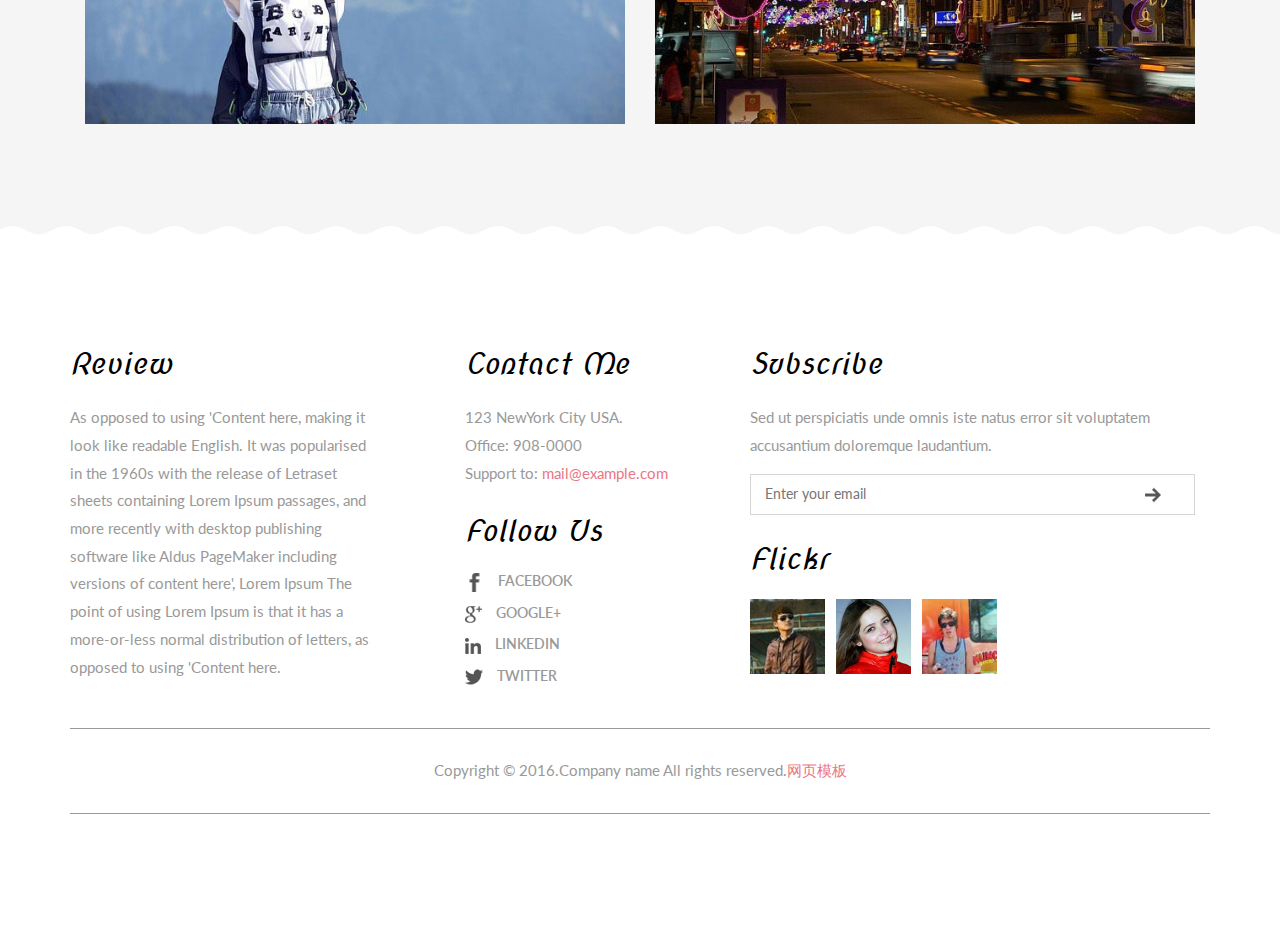
<file: gallery.html>
<!DOCTYPE html>
<html>
<head>
<title>Gallery</title>
<!--mobile apps-->
<meta name="viewport" content="width=device-width, initial-scale=1">
<meta http-equiv="Content-Type" content="text/html; charset=utf-8" />
<meta name="keywords" content="Expedition Responsive web template, Bootstrap Web Templates, Flat Web Templates, Android Compatible web template, 
	Smartphone Compatible web template, free WebDesigns for Nokia, Samsung, LG, Sony Ericsson, Motorola web design" />
<script type="application/x-javascript"> addEventListener("load", function() { setTimeout(hideURLbar, 0); }, false); function hideURLbar(){ window.scrollTo(0,1); } </script>
<!--//mobile apps-->
<!--Custom Theme files-->
<link href="css/bootstrap.css" type="text/css" rel="stylesheet" media="all">
<link href="css/style.css" type="text/css" rel="stylesheet" media="all">
<link rel="stylesheet" href="css/swipebox.css">
<!-- //Custom Theme files -->
<!-- js -->
<script src="js/jquery-1.11.1.min.js"></script> 
<!-- //js -->
<!--web-fonts-->
<link href='http://fonts.useso.com/css?family=Nova+Script' rel='stylesheet' type='text/css'>
<link href='http://fonts.useso.com/css?family=Lato:400,100,100italic,300,300italic,400italic,700,700italic,900,900italic' rel='stylesheet' type='text/css'>
<!--//web-fonts-->
<!-- start-smooth-scrolling-->	
<script type="text/javascript">
		jQuery(document).ready(function($) {
			$(".scroll").click(function(event){		
				event.preventDefault();
		$('html,body').animate({scrollTop:$(this.hash).offset().top},1000);
			});
		});
</script>
<!--//end-smooth-scrolling-->	
</head>
<body>
	<!--banner-->
	<div class="banner">
		<div class="banner-left about-banner-left">
			<div class="logo">
				<h1><a href="index.html">Expedition</a></h1>
				<h6>A WIDE RANGE OF LOCATIONS</h6>
				<h2>WE OFFER THE BEST VACATION OF OUR LIFE !</h2>
			</div>	
		</div>
		<div class="banner-right about-banner-right">
				<div class="banner-image">
				</div>
				<nav> 
					<a href="" id="menuToggle"> <span class="navClosed"></span> </a>
					<a href="index.html">Home</a> 
					<a href="about.html">About</a> 
					<a href="typo.html">Typography</a> 
					<a href="index.html">News</a>
					<a href="gallery.html" class="active">Gallery</a> 
					<a href="contact.html">Contact</a> 
				</nav>
				<script>
				(function($){
					// Menu Functions
					$(document).ready(function(){
					$('#menuToggle').click(function(e){
						var $parent = $(this).parent('nav');
					  $parent.toggleClass("open");
					  var navState = $parent.hasClass('open') ? "hide" : "show";
					  $(this).attr("title", navState + " navigation");
							// Set the timeout to the animation length in the CSS.
							setTimeout(function(){
								console.log("timeout set");
								$('#menuToggle > span').toggleClass("navClosed").toggleClass("navOpen");
							}, 200);
						e.preventDefault();
					});
				  });
				})(jQuery);
				</script>
		</div>
		<div class="clearfix"> </div>
	</div>
	<!--//banner-->
	<!-- gallery -->
	<div class="gallery">
		<div class="container">
			<h3 class="title">Gallery</h3>
			<div class="gallery-grids">
				<div class="col-md-6 gallery-top">
					<figure class="effect-bubba">
						<a href="images/img3.jpg" class="swipebox">
							<img src="images/img3.jpg" alt="" class="img-responsive" />
							<figcaption>
								<h4>Expedition</h4>
								<p>In sit amet sapien eros Integer dolore magna aliqua</p>	
							</figcaption>	
						</a>
					</figure>	
				</div>
				<div class="col-md-6 gallery-top">
					<figure class="effect-bubba">
						<a href="images/img5.jpg" class="swipebox">
							<img src="images/img5.jpg" alt="" class="img-responsive" />
							<figcaption>
								<h4>Expedition</h4>
								<p>In sit amet sapien eros Integer dolore magna aliqua</p>	
							</figcaption>	
						</a>
					</figure>	
				</div>
				<div class="col-md-4 gallery-bottom">
					<figure class="effect-bubba">
						<a href="images/g1.jpg" class="swipebox">
							<img src="images/g1.jpg" alt="" class="img-responsive" />
							<figcaption>
								<h4>Expedition</h4>
								<p>In sit amet sapien eros Integer dolore magna</p>	
							</figcaption>
						</a>
					</figure>	
				</div>
				<div class="col-md-4 gallery-bottom">
					<figure class="effect-bubba">
						<a href="images/img4.jpg" class="swipebox">
							<img src="images/img4.jpg" alt=""/ class="img-responsive" >
							<figcaption>
								<h4>Expedition</h4>
								<p>In sit amet sapien eros Integer dolore magna</p>	
							</figcaption>	
						</a>
					</figure>	
				</div>
				<div class="col-md-4 gallery-bottom">
					<figure class="effect-bubba">
						<a href="images/g2.jpg" class="swipebox">
							<img src="images/g2.jpg" alt=""/ class="img-responsive" >
							<figcaption>
								<h4>Expedition</h4>
								<p>In sit amet sapien eros Integer dolore magna</p>	
							</figcaption>	
						</a>
					</figure>	
				</div>
				<div class="col-md-6 gallery-top">
					<figure class="effect-bubba">
						<a href="images/g3.jpg" class="swipebox">
							<img src="images/g3.jpg" alt="" class="img-responsive" />
							<figcaption>
								<h4>Expedition</h4>
								<p>In sit amet sapien eros Integer dolore magna aliqua</p>	
							</figcaption>	
						</a>
					</figure>	
				</div>
				<div class="col-md-6 gallery-top">
					<figure class="effect-bubba">
						<a href="images/img6.jpg" class="swipebox">
							<img src="images/img6.jpg" alt="" class="img-responsive" />
							<figcaption>
								<h4>Expedition</h4>
								<p>In sit amet sapien eros Integer dolore magna aliqua</p>	
							</figcaption>	
						</a>
					</figure>	
				</div>
				<div class="clearfix"> </div>
				<!-- swipe box js -->
				<script src="js/jquery.swipebox.min.js"></script> 
					<script type="text/javascript">
						jQuery(function($) {
							$(".swipebox").swipebox();
						});
				</script>
				<!-- //swipe box js -->
			</div>
		</div>
	</div>
	<!-- //gallery -->
	<!--footer-->
	<div class="footer">
		<div class="container">
			<div class="col-md-4 footer-grids">
				<h3>Review</h3>
				<p>As opposed to using 'Content here, making it look like readable English. It was popularised in the 1960s with the release of Letraset sheets containing Lorem Ipsum passages, and more recently with desktop publishing
					software like Aldus PageMaker including versions of content here',  Lorem Ipsum The point of using Lorem Ipsum is that it has a more-or-less normal distribution of letters, as opposed to using 'Content here.</p>
			</div>
			<div class="col-md-3 footer-grids">
				<h3>Contact Me</h3>
				<p>123 NewYork City USA.<br>
					<span>Office: 908-0000</span>
					<span>Support to: <a href="mailto:info@example.com">mail@example.com</a></span>
				</p>
				<div class="footer-bottom">
					<h3>Follow Us</h3>
					<ul>
						<li><a href="#"><img src="images/f1.png" alt=""> FACEBOOK</a></li>
						<li><a href="#"><img src="images/f2.png" alt=""> GOOGLE+</a></li>
						<li><a href="#"><img src="images/f3.png" alt=""> LINKEDIN</a></li>
						<li><a href="#"><img src="images/f4.png" alt=""> TWITTER</a></li>
					</ul>
				</div>
			</div>
			<div class="col-md-5 footer-grids">
				<h3>Subscribe</h3>
				<p>Sed ut perspiciatis unde omnis iste natus error sit voluptatem accusantium doloremque laudantium.</p>
				<form>
					<input type="text" placeholder="Enter your email" required="">
					<input type="submit" value="">
				</form>
				<div class="footer-bottom">
					<h3>Flickr</h3>
					<a  class="footer-img" href="#"> <img src="images/img7.jpg" alt=""/></a>
					<a class="footer-img" href="#"> <img src="images/img1.jpg" alt=""/></a>
					<a class="footer-img" href="#"> <img src="images/img8.jpg" alt=""/></a>
				</div>
			</div>
			<div class="clearfix"> </div>
			<div class="footer-copy">
				<p>Copyright &copy; 2016.Company name All rights reserved.<a target="_blank" href="http://sc.chinaz.com/moban/">&#x7F51;&#x9875;&#x6A21;&#x677F;</a></p>
			</div>
		</div>
	</div>
	<!--//footer-->
	<!-- Bootstrap core JavaScript
    ================================================== -->
    <!-- Placed at the end of the document so the pages load faster -->
    <script src="js/bootstrap.js"></script>
</body>
</html>
</file>
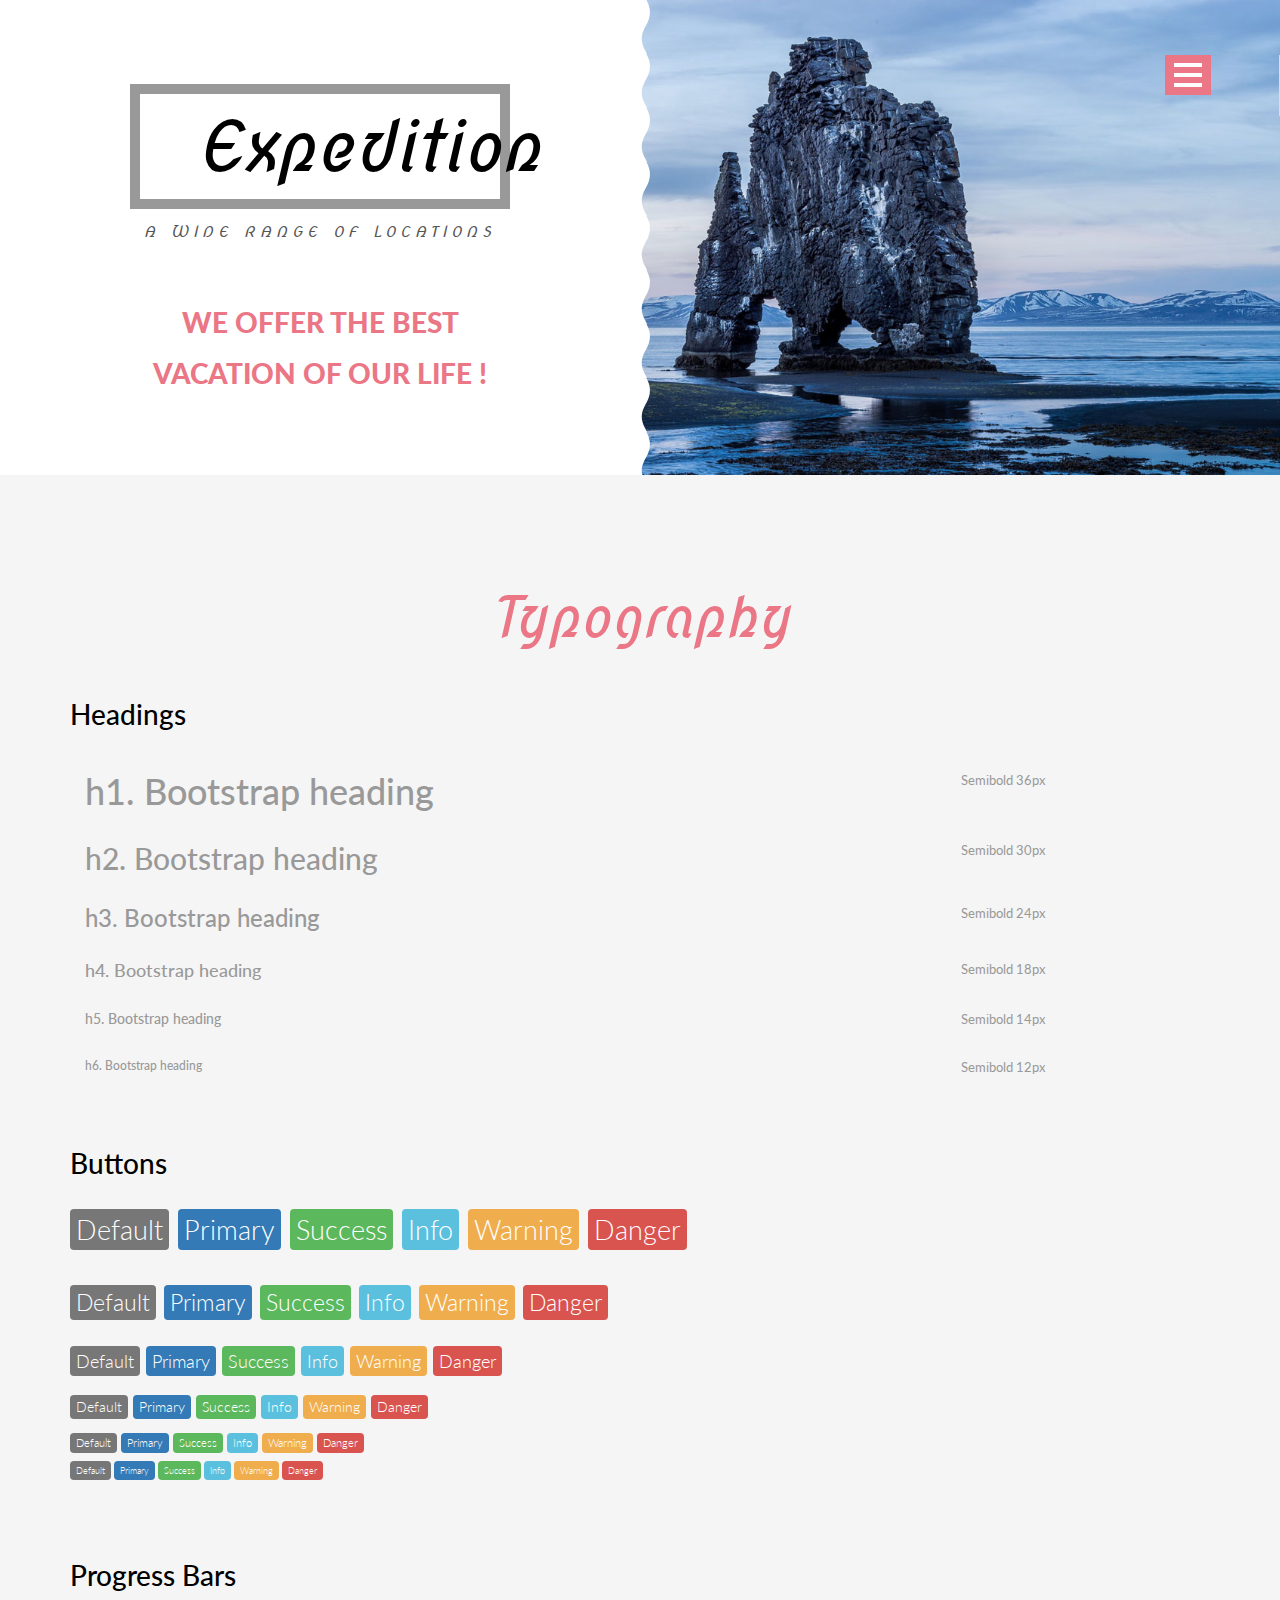
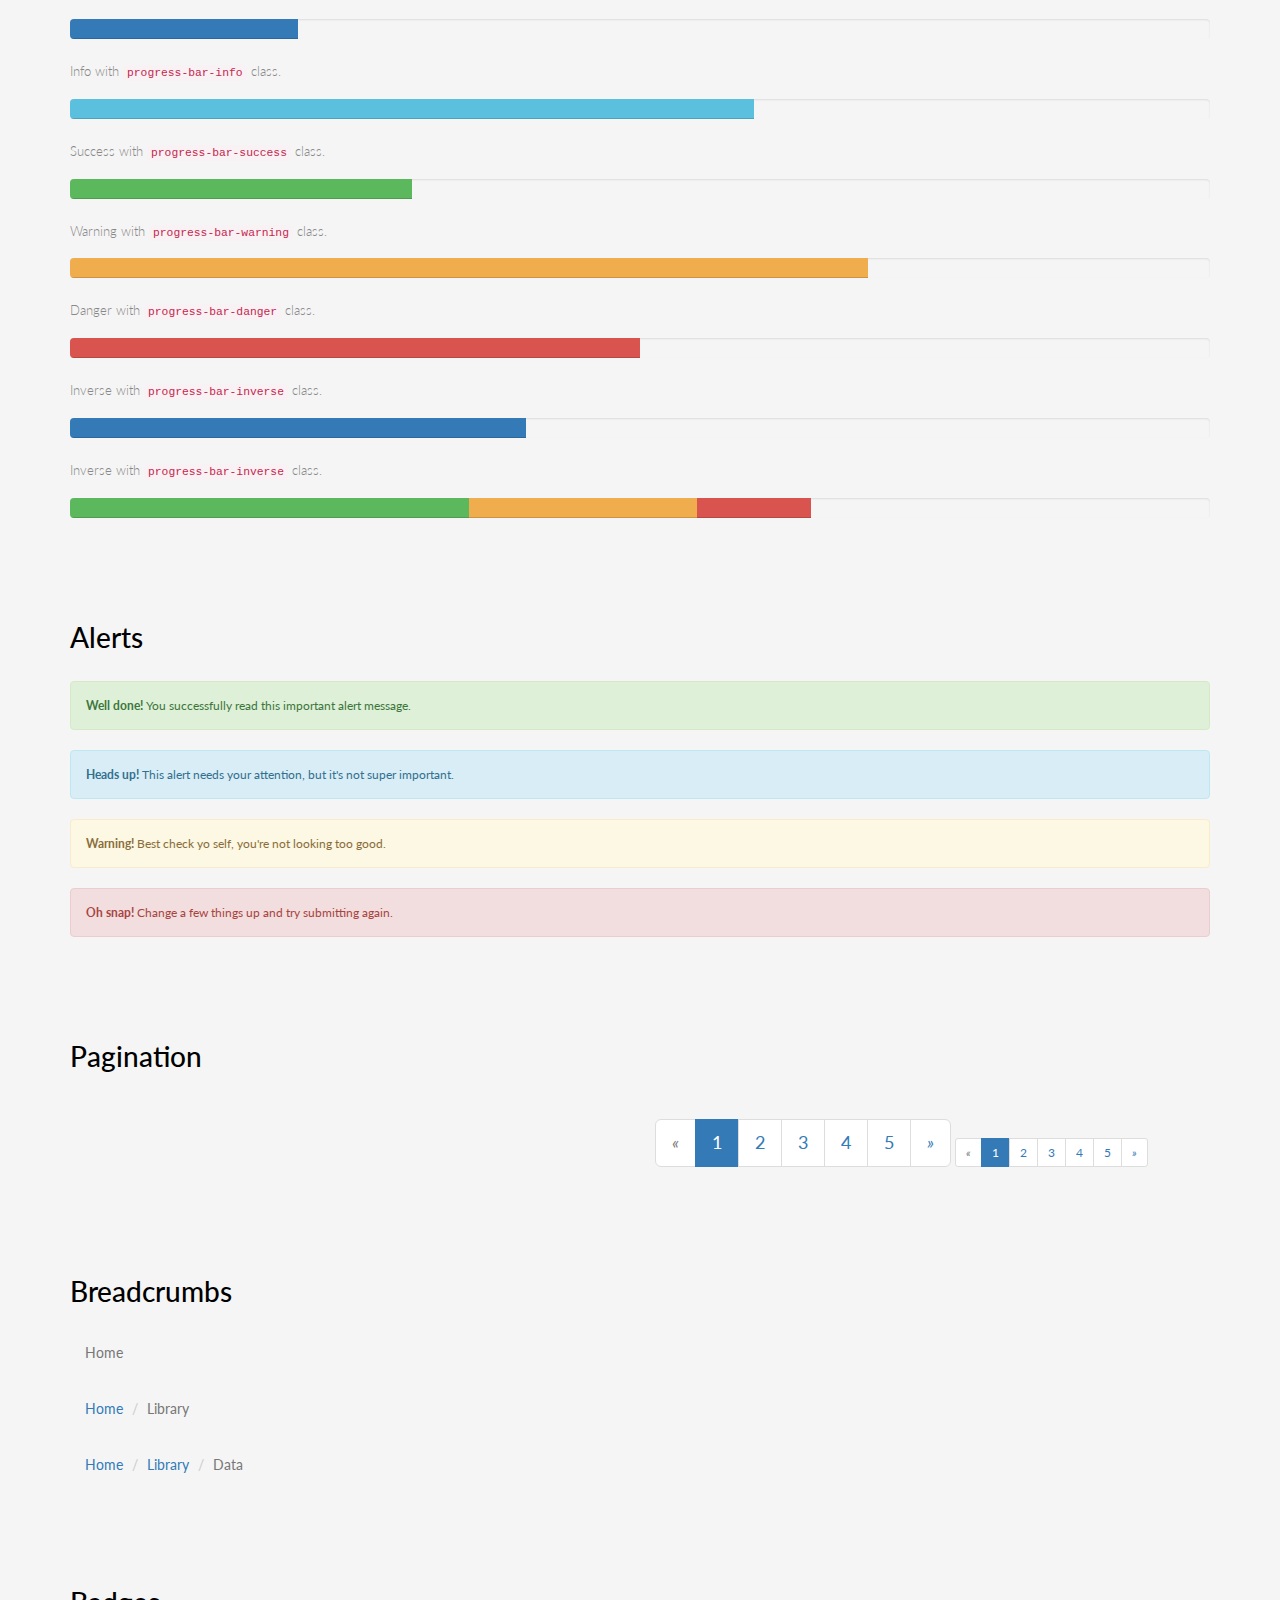
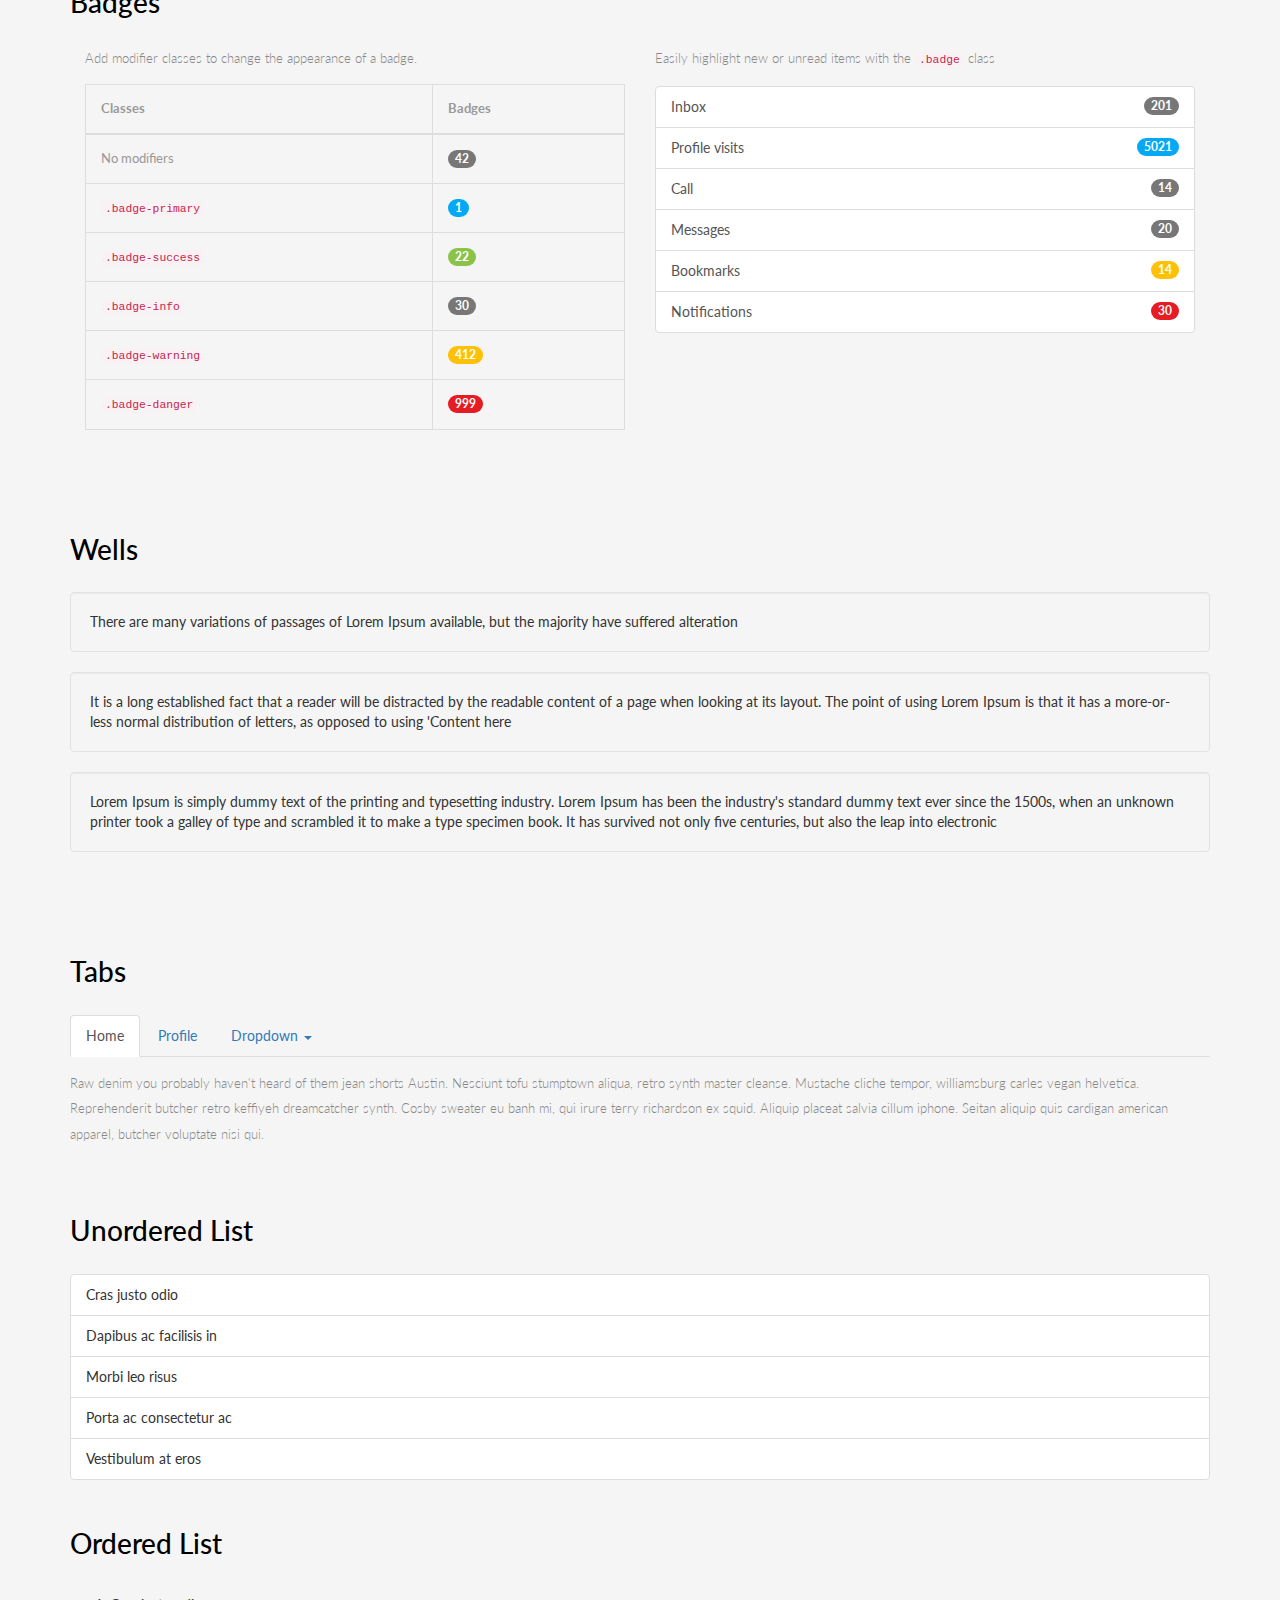
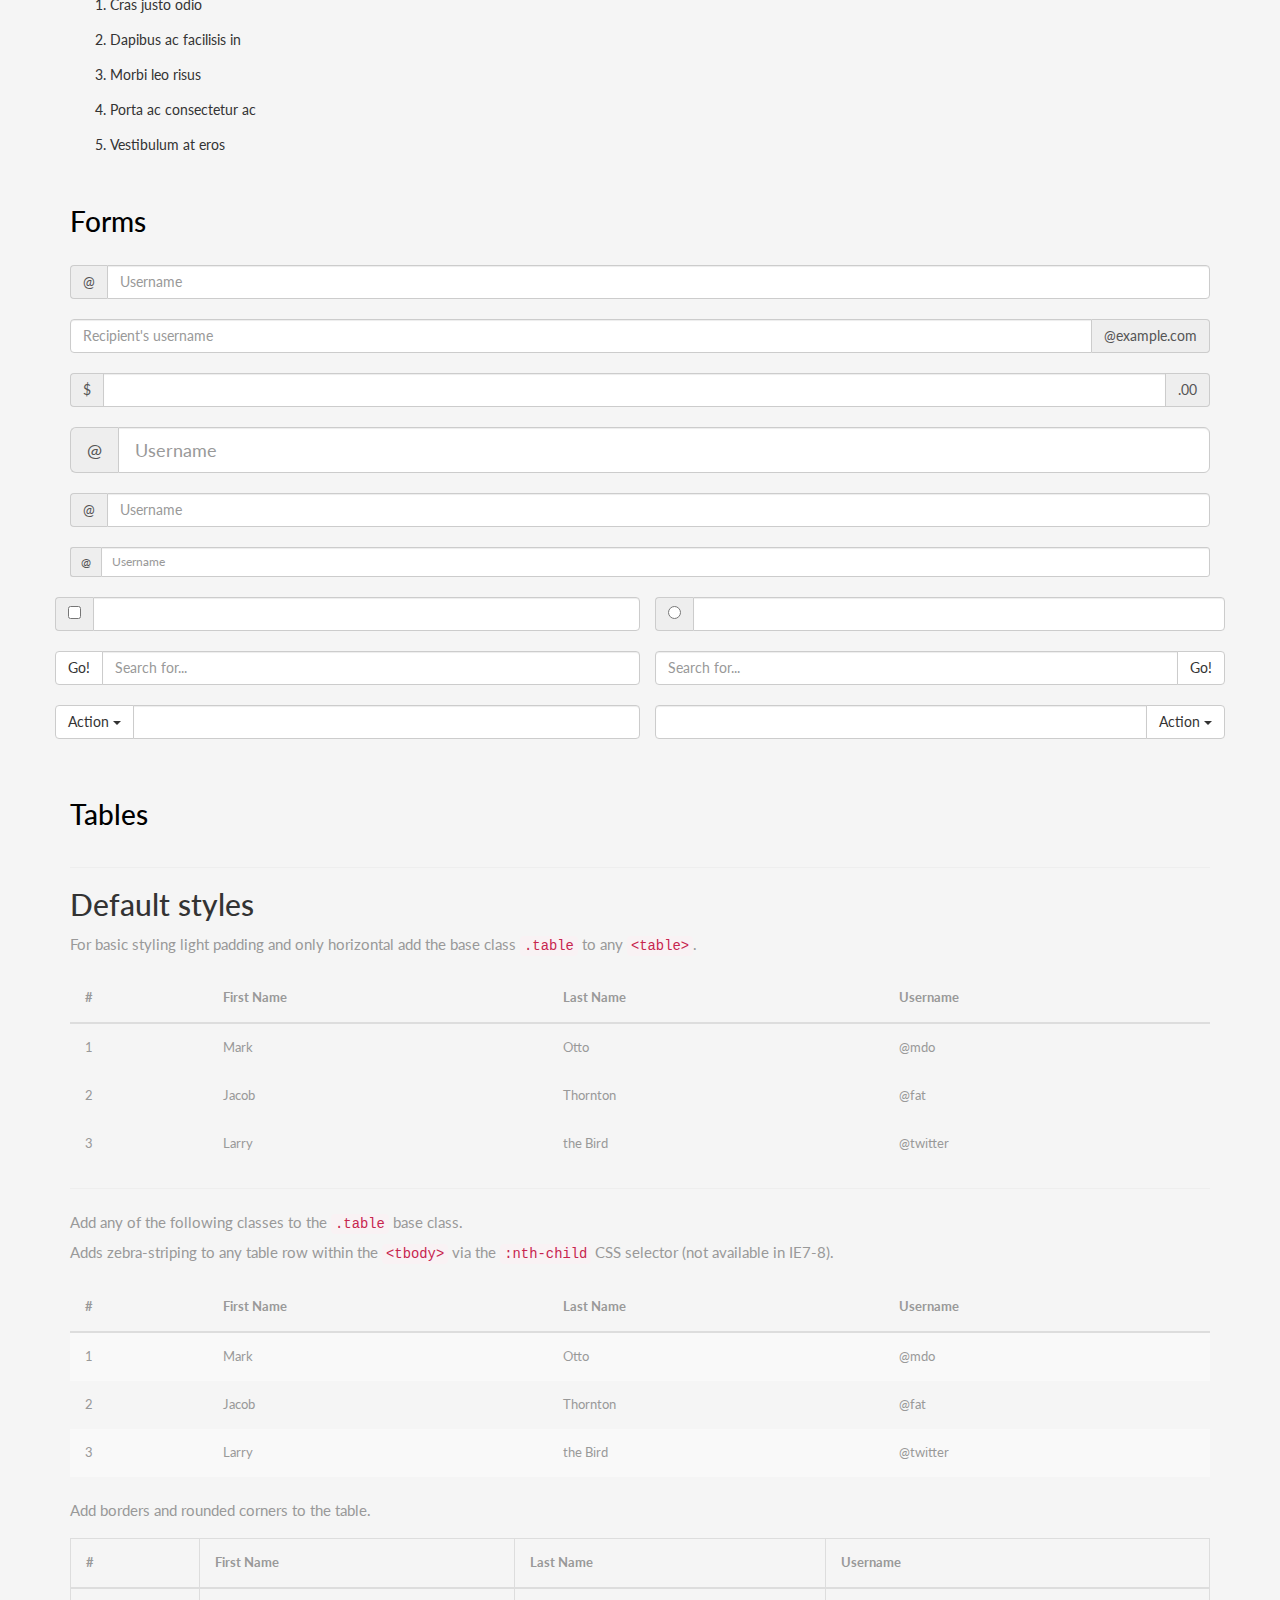
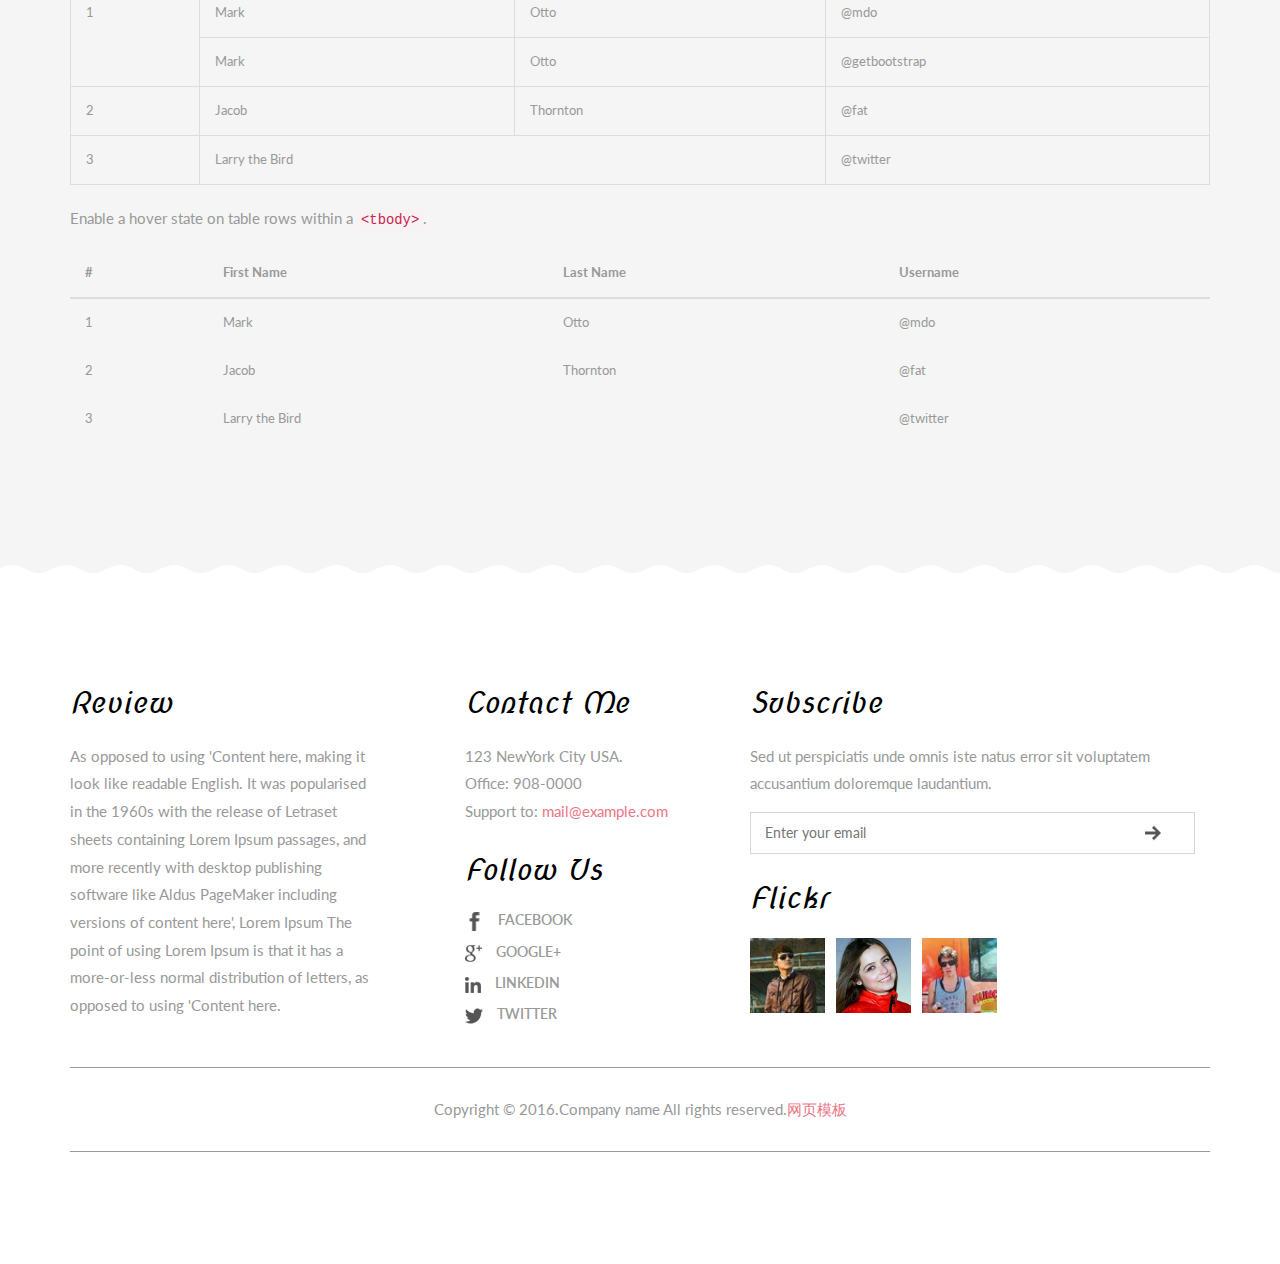
<file: typo.html>
<!DOCTYPE html>
<html>
<head>
<title>Typography</title>
<!--mobile apps-->
<meta name="viewport" content="width=device-width, initial-scale=1">
<meta http-equiv="Content-Type" content="text/html; charset=utf-8" />
<meta name="keywords" content="Expedition Responsive web template, Bootstrap Web Templates, Flat Web Templates, Android Compatible web template, 
	Smartphone Compatible web template, free WebDesigns for Nokia, Samsung, LG, Sony Ericsson, Motorola web design" />
<script type="application/x-javascript"> addEventListener("load", function() { setTimeout(hideURLbar, 0); }, false); function hideURLbar(){ window.scrollTo(0,1); } </script>
<!--//mobile apps-->
<!--Custom Theme files-->
<link href="css/bootstrap.css" type="text/css" rel="stylesheet" media="all">
<link href="css/style.css" type="text/css" rel="stylesheet" media="all">
<!-- //Custom Theme files -->
<!-- js -->
<script src="js/jquery-1.11.1.min.js"></script> 
<!-- //js -->
<!--web-fonts-->
<link href='http://fonts.useso.com/css?family=Nova+Script' rel='stylesheet' type='text/css'>
<link href='http://fonts.useso.com/css?family=Lato:400,100,100italic,300,300italic,400italic,700,700italic,900,900italic' rel='stylesheet' type='text/css'>
<!--//web-fonts-->
<!-- start-smooth-scrolling-->	
<script type="text/javascript">
		jQuery(document).ready(function($) {
			$(".scroll").click(function(event){		
				event.preventDefault();
		$('html,body').animate({scrollTop:$(this.hash).offset().top},1000);
			});
		});
</script>
<!--//end-smooth-scrolling-->	
</head>
<body>
	<!--banner-->
	<div class="banner">
		<div class="banner-left about-banner-left">
			<div class="logo">
				<h1><a href="index.html">Expedition</a></h1>
				<h6>A WIDE RANGE OF LOCATIONS</h6>
				<h2>WE OFFER THE BEST VACATION OF OUR LIFE !</h2>
			</div>	
		</div>
		<div class="banner-right about-banner-right">
				<div class="banner-image">
				</div>
				<nav> 
					<a href="" id="menuToggle"> <span class="navClosed"></span> </a>
					<a href="index.html">Home</a> 
					<a href="about.html">About</a> 
					<a href="typo.html" class="active">Typography</a> 
					<a href="index.html">News</a>
					<a href="gallery.html">Gallery</a> 
					<a href="contact.html">Contact</a> 
				</nav>
				<script>
				(function($){
					// Menu Functions
					$(document).ready(function(){
					$('#menuToggle').click(function(e){
						var $parent = $(this).parent('nav');
					  $parent.toggleClass("open");
					  var navState = $parent.hasClass('open') ? "hide" : "show";
					  $(this).attr("title", navState + " navigation");
							// Set the timeout to the animation length in the CSS.
							setTimeout(function(){
								console.log("timeout set");
								$('#menuToggle > span').toggleClass("navClosed").toggleClass("navOpen");
							}, 200);
						e.preventDefault();
					});
				  });
				})(jQuery);
				</script>
		</div>
		<div class="clearfix"> </div>
	</div>
	<!--//banner-->
	<!--typography-->
	<div class="codes">
		<div class="container">
			<h3 class="title">Typography</h3>
			<div class="grid_3 grid_4">
				<h3 class="hdg">Headings</h3>
				<div class="bs-example">
					<table class="table">
						<tbody>
							<tr>
								<td><h1 id="h1.-bootstrap-heading">h1. Bootstrap heading<a class="anchorjs-link" href="#h1.-bootstrap-heading"><span class="anchorjs-icon"></span></a></h1></td>
								<td class="type-info">Semibold 36px</td>
							</tr>
							<tr>
								<td><h2 id="h2.-bootstrap-heading">h2. Bootstrap heading<a class="anchorjs-link" href="#h2.-bootstrap-heading"><span class="anchorjs-icon"></span></a></h2></td>
								<td class="type-info">Semibold 30px</td>
							</tr>
							<tr>
								<td><h3 id="h3.-bootstrap-heading">h3. Bootstrap heading<a class="anchorjs-link" href="#h3.-bootstrap-heading"><span class="anchorjs-icon"></span></a></h3></td>
								<td class="type-info">Semibold 24px</td>
							</tr>
							<tr>
								<td><h4 id="h4.-bootstrap-heading">h4. Bootstrap heading<a class="anchorjs-link" href="#h4.-bootstrap-heading"><span class="anchorjs-icon"></span></a></h4></td>
								<td class="type-info">Semibold 18px</td>
							</tr>
							<tr>
								<td><h5 id="h5.-bootstrap-heading">h5. Bootstrap heading<a class="anchorjs-link" href="#h5.-bootstrap-heading"><span class="anchorjs-icon"></span></a></h5></td>
								<td class="type-info">Semibold 14px</td>
							</tr>
							<tr>
								<td><h6>h6. Bootstrap heading</h6></td>
								<td class="type-info">Semibold 12px</td>
							</tr>
						</tbody>
					</table>
				</div>
			</div>
			<div class="grid_3 grid_5">
				<h3 class="hdg" >Buttons</h3>
				<h1>
					<a href="#"><span class="label label-default">Default</span></a>
					<a href="#"><span class="label label-primary">Primary</span></a>
					<a href="#"><span class="label label-success">Success</span></a>
					<a href="#"><span class="label label-info">Info</span></a>
					<a href="#"><span class="label label-warning">Warning</span></a>
					<a href="#"><span class="label label-danger">Danger</span></a>
				</h1>
				<h2>
					<a href="#"><span class="label label-default">Default</span></a>
					<a href="#"><span class="label label-primary">Primary</span></a>
					<a href="#"><span class="label label-success">Success</span></a>
					<a href="#"><span class="label label-info">Info</span></a>
					<a href="#"><span class="label label-warning">Warning</span></a>
					<a href="#"><span class="label label-danger">Danger</span></a>
				</h2>
				<h3>
					<a href="#"><span class="label label-default">Default</span></a>
					<a href="#"><span class="label label-primary">Primary</span></a>
					<a href="#"><span class="label label-success">Success</span></a>
					<a href="#"><span class="label label-info">Info</span></a>
					<a href="#"><span class="label label-warning">Warning</span></a>
					<a href="#"><span class="label label-danger">Danger</span></a>
				</h3>
				<h4>
					<a href="#"><span class="label label-default">Default</span></a>
					<a href="#"><span class="label label-primary">Primary</span></a>
					<a href="#"><span class="label label-success">Success</span></a>
					<a href="#"><span class="label label-info">Info</span></a>
					<a href="#"><span class="label label-warning">Warning</span></a>
					<a href="#"><span class="label label-danger">Danger</span></a>
				</h4>
				<h5>
					<a href="#"><span class="label label-default">Default</span></a>
					<a href="#"><span class="label label-primary">Primary</span></a>
					<a href="#"><span class="label label-success">Success</span></a>
					<a href="#"><span class="label label-info">Info</span></a>
					<a href="#"><span class="label label-warning">Warning</span></a>
					<a href="#"><span class="label label-danger">Danger</span></a>
				</h5>
				<h6>
					<a href="#"><span class="label label-default">Default</span></a>
					<a href="#"><span class="label label-primary">Primary</span></a>
					<a href="#"><span class="label label-success">Success</span></a>
					<a href="#"><span class="label label-info">Info</span></a>
					<a href="#"><span class="label label-warning">Warning</span></a>
					<a href="#"><span class="label label-danger">Danger</span></a>
				</h6>
			</div>			   
			<div class="grid_3 grid_5">
				<h3 class="hdg" >Progress Bars</h3>
				<div class="tab-content">
					<div class="tab-pane active" id="domprogress">
						<div class="progress">    
							<div class="progress-bar progress-bar-primary" style="width: 20%"></div>
						</div>
						<p>Info with <code>progress-bar-info</code> class.</p>
						<div class="progress">    
							<div class="progress-bar progress-bar-info" style="width: 60%"></div>
						</div>
						<p>Success with <code>progress-bar-success</code> class.</p>
						<div class="progress">
							<div class="progress-bar progress-bar-success" style="width: 30%"></div>
						</div>
						<p>Warning with <code>progress-bar-warning</code> class.</p>
						<div class="progress">
							<div class="progress-bar progress-bar-warning" style="width: 70%"></div>
						</div>
						<p>Danger with <code>progress-bar-danger</code> class.</p>
						<div class="progress">
							<div class="progress-bar progress-bar-danger" style="width: 50%"></div>
						</div>
						<p>Inverse with <code>progress-bar-inverse</code> class.</p>
						<div class="progress">
							<div class="progress-bar progress-bar-inverse" style="width: 40%"></div>
						</div>
						<p>Inverse with <code>progress-bar-inverse</code> class.</p>
						<div class="progress">
							<div class="progress-bar progress-bar-success" style="width: 35%"><span class="sr-only">35% Complete (success)</span></div>
							<div class="progress-bar progress-bar-warning" style="width: 20%"><span class="sr-only">20% Complete (warning)</span></div>
							<div class="progress-bar progress-bar-danger" style="width: 10%"><span class="sr-only">10% Complete (danger)</span></div>
						</div>
					</div>
				</div>
			</div>
			<div class="grid_3 grid_5">
				<h3 class="hdg">Alerts</h3>
				<div class="alert alert-success" role="alert">
					<strong>Well done!</strong> You successfully read this important alert message.
				</div>
				<div class="alert alert-info" role="alert">
					<strong>Heads up!</strong> This alert needs your attention, but it's not super important.
				</div>
				<div class="alert alert-warning" role="alert">
					<strong>Warning!</strong> Best check yo self, you're not looking too good.
				</div>
				<div class="alert alert-danger" role="alert">
					<strong>Oh snap!</strong> Change a few things up and try submitting again.
				</div>
			</div>
			<div class="grid_3 grid_5">
				<h3 class="hdg">Pagination</h3>
				<div class="col-md-6">
					<nav>
						<ul class="pagination pagination-lg">
							<li><a href="#" aria-label="Previous"><span aria-hidden="true">«</span></a></li>
							<li><a href="#">1</a></li>
							<li><a href="#">2</a></li>
							<li><a href="#">3</a></li>
							<li><a href="#">4</a></li>
							<li><a href="#">5</a></li>
							<li><a href="#" aria-label="Next"><span aria-hidden="true">»</span></a></li>
						</ul>
					</nav>
					<nav>
						<ul class="pagination">
							<li><a href="#" aria-label="Previous"><span aria-hidden="true">«</span></a></li>
							<li><a href="#">1</a></li>
							<li><a href="#">2</a></li>
							<li><a href="#">3</a></li>
							<li><a href="#">4</a></li>
							<li><a href="#">5</a></li>
							<li><a href="#" aria-label="Next"><span aria-hidden="true">»</span></a></li>
						</ul>
					</nav>
					<nav>
						<ul class="pagination pagination-sm">
							<li><a href="#" aria-label="Previous"><span aria-hidden="true">«</span></a></li>
							<li><a href="#">1</a></li>
							<li><a href="#">2</a></li>
							<li><a href="#">3</a></li>
							<li><a href="#">4</a></li>
							<li><a href="#">5</a></li>
							<li><a href="#" aria-label="Next"><span aria-hidden="true">»</span></a></li>
						</ul>
					</nav>
				</div>
				<div class="col-md-6">
					<ul class="pagination pagination-lg">
						<li class="disabled"><a href="#"><i class="fa fa-angle-left">«</i></a></li>
						<li class="active"><a href="#">1</a></li>
						<li><a href="#">2</a></li>
						<li><a href="#">3</a></li>
						<li><a href="#">4</a></li>
						<li><a href="#">5</a></li>
						<li><a href="#"><i class="fa fa-angle-right">»</i></a></li>
					</ul>
					<nav>
						<ul class="pagination">
							<li class="disabled"><a href="#" aria-label="Previous"><span aria-hidden="true">«</span></a></li>
							<li class="active"><a href="#">1 <span class="sr-only">(current)</span></a></li>
							<li><a href="#">2</a></li>
							<li><a href="#">3</a></li>
							<li><a href="#">4</a></li>
							<li><a href="#">5</a></li>
							<li><a href="#" aria-label="Next"><span aria-hidden="true">»</span></a></li>
						</ul>
					</nav>
					<ul class="pagination pagination-sm">
						<li class="disabled"><a href="#"><i class="fa fa-angle-left">«</i></a></li>
						<li class="active"><a href="#">1</a></li>
						<li><a href="#">2</a></li>
						<li><a href="#">3</a></li>
						<li><a href="#">4</a></li>
						<li><a href="#">5</a></li>
						<li><a href="#"><i class="fa fa-angle-right">»</i></a></li>
					</ul>
				</div>
				<div class="clearfix"> </div>
			</div>
			<div class="grid_3 grid_5">
				<h3 class="hdg">Breadcrumbs</h3>
				<ol class="breadcrumb">
					<li class="active">Home</li>
				</ol>
				<ol class="breadcrumb">
					<li><a href="#">Home</a></li>
					<li class="active">Library</li>
				</ol>
				<ol class="breadcrumb">
					<li><a href="#">Home</a></li>
					<li><a href="#">Library</a></li>
					<li class="active">Data</li>
				</ol>
			</div>
			<div class="grid_3 grid_5">
				<h3 class="hdg">Badges</h3>
				<div class="col-md-6">
					<p>Add modifier classes to change the appearance of a badge.</p>
					<table class="table table-bordered">
						<thead>
							<tr>
								<th>Classes</th>
								<th>Badges</th>
							</tr>
						</thead>
						<tbody>
							<tr>
								<td>No modifiers</td>
								<td><span class="badge">42</span></td>
							</tr>
							<tr>
								<td><code>.badge-primary</code></td>
								<td><span class="badge badge-primary">1</span></td>
							</tr>
							<tr>
								<td><code>.badge-success</code></td>
								<td><span class="badge badge-success">22</span></td>
							</tr>
							<tr>
								<td><code>.badge-info</code></td>
								<td><span class="badge badge-info">30</span></td>
							</tr>
							<tr>
								<td><code>.badge-warning</code></td>
								<td><span class="badge badge-warning">412</span></td>
							</tr>
							<tr>
								<td><code>.badge-danger</code></td>
								<td><span class="badge badge-danger">999</span></td>
							</tr>
						</tbody>
					</table>                    
				</div>
				<div class="col-md-6">
					<p>Easily highlight new or unread items with the <code>.badge</code> class</p>
					<div class="list-group list-group-alternate"> 
						<a href="#" class="list-group-item"><span class="badge">201</span> <i class="ti ti-email"></i> Inbox </a> 
						<a href="#" class="list-group-item"><span class="badge badge-primary">5021</span> <i class="ti ti-eye"></i> Profile visits </a> 
						<a href="#" class="list-group-item"><span class="badge">14</span> <i class="ti ti-headphone-alt"></i> Call </a> 
						<a href="#" class="list-group-item"><span class="badge">20</span> <i class="ti ti-comments"></i> Messages </a> 
						<a href="#" class="list-group-item"><span class="badge badge-warning">14</span> <i class="ti ti-bookmark"></i> Bookmarks </a> 
						<a href="#" class="list-group-item"><span class="badge badge-danger">30</span> <i class="ti ti-bell"></i> Notifications </a> 
					</div>
				</div>
			   <div class="clearfix"> </div>
			</div>	 
			<div class="grid_3 grid_5">
				<h3 class="hdg">Wells</h3>
				<div class="well">
					There are many variations of passages of Lorem Ipsum available, but the majority have suffered alteration
				</div>
				<div class="well">
					It is a long established fact that a reader will be distracted by the readable content of a page when looking at its layout. The point of using Lorem Ipsum is that it has a more-or-less normal distribution of letters, as opposed to using 'Content here
				</div>
				<div class="well">
						Lorem Ipsum is simply dummy text of the printing and typesetting industry. Lorem Ipsum has been the industry's standard dummy text ever since the 1500s, when an unknown printer took a galley of type and scrambled it to make a type specimen book. It has survived not only five centuries, but also the leap into electronic
				</div>
			</div>
			<div class="grid_3 grid_5">
				<h3 class="hdg">Tabs</h3>
				<div class="bs-example bs-example-tabs" role="tabpanel" data-example-id="togglable-tabs">
					<ul id="myTab" class="nav nav-tabs" role="tablist">
						<li role="presentation" class="active"><a href="#home" id="home-tab" role="tab" data-toggle="tab" aria-controls="home" aria-expanded="true">Home</a></li>
						<li role="presentation"><a href="#profile" role="tab" id="profile-tab" data-toggle="tab" aria-controls="profile">Profile</a></li>
						<li role="presentation" class="dropdown">
							<a href="#" id="myTabDrop1" class="dropdown-toggle" data-toggle="dropdown" aria-controls="myTabDrop1-contents">Dropdown <span class="caret"></span></a>
							<ul class="dropdown-menu" role="menu" aria-labelledby="myTabDrop1" id="myTabDrop1-contents">
								<li><a href="#dropdown1" tabindex="-1" role="tab" id="dropdown1-tab" data-toggle="tab" aria-controls="dropdown1">@fat</a></li>
								<li><a href="#dropdown2" tabindex="-1" role="tab" id="dropdown2-tab" data-toggle="tab" aria-controls="dropdown2">@mdo</a></li>
							</ul>
						</li>
					</ul>
					<div id="myTabContent" class="tab-content">
						<div role="tabpanel" class="tab-pane fade in active" id="home" aria-labelledby="home-tab">
							<p>Raw denim you probably haven't heard of them jean shorts Austin. Nesciunt tofu stumptown aliqua, retro synth master cleanse. Mustache cliche tempor, williamsburg carles vegan helvetica. Reprehenderit butcher retro keffiyeh dreamcatcher synth. Cosby sweater eu banh mi, qui irure terry richardson ex squid. Aliquip placeat salvia cillum iphone. Seitan aliquip quis cardigan american apparel, butcher voluptate nisi qui.</p>
						</div>
						<div role="tabpanel" class="tab-pane fade" id="profile" aria-labelledby="profile-tab">
							<p>Food truck fixie locavore, accusamus mcsweeney's marfa nulla single-origin coffee squid. Exercitation +1 labore velit, blog sartorial PBR leggings next level wes anderson artisan four loko farm-to-table craft beer twee. Qui photo booth letterpress, commodo enim craft beer mlkshk aliquip jean shorts ullamco ad vinyl cillum PBR. Homo nostrud organic, assumenda labore aesthetic magna delectus mollit. Keytar helvetica VHS salvia yr, vero magna velit sapiente labore stumptown. Vegan fanny pack odio cillum wes anderson 8-bit, sustainable jean shorts beard ut DIY ethical culpa terry richardson biodiesel. Art party scenester stumptown, tumblr butcher vero sint qui sapiente accusamus tattooed echo park.</p>
						</div>
						<div role="tabpanel" class="tab-pane fade" id="dropdown1" aria-labelledby="dropdown1-tab">
							<p>Etsy mixtape wayfarers, ethical wes anderson tofu before they sold out mcsweeney's organic lomo retro fanny pack lo-fi farm-to-table readymade. Messenger bag gentrify pitchfork tattooed craft beer, iphone skateboard locavore carles etsy salvia banksy hoodie helvetica. DIY synth PBR banksy irony. Leggings gentrify squid 8-bit cred pitchfork. Williamsburg banh mi whatever gluten-free, carles pitchfork biodiesel fixie etsy retro mlkshk vice blog. Scenester cred you probably haven't heard of them, vinyl craft beer blog stumptown. Pitchfork sustainable tofu synth chambray yr.</p>
						</div>
						<div role="tabpanel" class="tab-pane fade" id="dropdown2" aria-labelledby="dropdown2-tab">
							<p>Trust fund seitan letterpress, keytar raw denim keffiyeh etsy art party before they sold out master cleanse gluten-free squid scenester freegan cosby sweater. Fanny pack portland seitan DIY, art party locavore wolf cliche high life echo park Austin. Cred vinyl keffiyeh DIY salvia PBR, banh mi before they sold out farm-to-table VHS viral locavore cosby sweater. Lomo wolf viral, mustache readymade thundercats keffiyeh craft beer marfa ethical. Wolf salvia freegan, sartorial keffiyeh echo park vegan.</p>
						</div>
					</div>
				</div>
			</div>
			<h3 class="hdg">Unordered List</h3>
			<ul class="list-group">
			  <li class="list-group-item">Cras justo odio</li>
			  <li class="list-group-item">Dapibus ac facilisis in</li>
			  <li class="list-group-item">Morbi leo risus</li>
			  <li class="list-group-item">Porta ac consectetur ac</li>
			  <li class="list-group-item">Vestibulum at eros</li>
			</ul>
			<h3 class="hdg">Ordered List</h3>
			<ol>
				<li class="list-group-item1">Cras justo odio</li>
				<li class="list-group-item1">Dapibus ac facilisis in</li>
				<li class="list-group-item1">Morbi leo risus</li>
				<li class="list-group-item1">Porta ac consectetur ac</li>
				<li class="list-group-item1">Vestibulum at eros</li>
			</ol>
			<h3 class="hdg">Forms</h3>
			<div class="input-group">
				<span class="input-group-addon" id="basic-addon1">@</span>
				<input type="text" class="form-control" placeholder="Username" aria-describedby="basic-addon1">
			</div>
			<div class="input-group">
				<input type="text" class="form-control" placeholder="Recipient's username" aria-describedby="basic-addon2">
				<span class="input-group-addon" id="basic-addon2">@example.com</span>
			</div>
			<div class="input-group">
				<span class="input-group-addon">$</span>
					<input type="text" class="form-control" aria-label="Amount (to the nearest dollar)">
				<span class="input-group-addon">.00</span>
			</div>
			<div class="input-group input-group-lg">
				<span class="input-group-addon" id="sizing-addon1">@</span>
				<input type="text" class="form-control" placeholder="Username" aria-describedby="sizing-addon1">
			</div>
			<div class="input-group">
				<span class="input-group-addon" id="sizing-addon2">@</span>
				<input type="text" class="form-control" placeholder="Username" aria-describedby="sizing-addon2">
			</div>
			<div class="input-group input-group-sm">
				<span class="input-group-addon" id="sizing-addon3">@</span>
				<input type="text" class="form-control" placeholder="Username" aria-describedby="sizing-addon3">
			</div>
			<div class="row">
				<div class="col-lg-6 in-gp-tl">
					<div class="input-group">
						<span class="input-group-addon">
							<input type="checkbox" aria-label="...">
						</span>
						<input type="text" class="form-control" aria-label="...">
					</div><!-- /input-group -->
				</div><!-- /.col-lg-6 -->
				<div class="col-lg-6 in-gp-tb">
					<div class="input-group">
						<span class="input-group-addon">
							<input type="radio" aria-label="...">
						</span>
						<input type="text" class="form-control" aria-label="...">
					</div><!-- /input-group -->
				</div><!-- /.col-lg-6 -->
			</div><!-- /.row -->
			<div class="row">
				<div class="col-lg-6 in-gp-tl">
					<div class="input-group">
						<span class="input-group-btn">
							<button class="btn btn-default" type="button">Go!</button>
						</span>
						<input type="text" class="form-control" placeholder="Search for...">
					</div><!-- /input-group -->
				</div><!-- /.col-lg-6 -->
				<div class="col-lg-6 in-gp-tb">
					<div class="input-group">
						<input type="text" class="form-control" placeholder="Search for...">
						<span class="input-group-btn">
							<button class="btn btn-default" type="button">Go!</button>
						</span>
					</div><!-- /input-group -->
				</div><!-- /.col-lg-6 -->
			</div><!-- /.row -->
			<div class="row">
				<div class="col-lg-6 in-gp-tl">
					<div class="input-group">
						<div class="input-group-btn">
							<button type="button" class="btn btn-default dropdown-toggle" data-toggle="dropdown" aria-haspopup="true" aria-expanded="false">Action <span class="caret"></span></button>
							<ul class="dropdown-menu">
								<li><a href="#">Action</a></li>
								<li><a href="#">Another action</a></li>
								<li><a href="#">Something else here</a></li>
								<li role="separator" class="divider"></li>
								<li><a href="#">Separated link</a></li>
							</ul>
						</div><!-- /btn-group -->
						<input type="text" class="form-control" aria-label="...">
					</div><!-- /input-group -->
				</div><!-- /.col-lg-6 -->
				<div class="col-lg-6 in-gp-tb">
					<div class="input-group">
						<input type="text" class="form-control" aria-label="...">
						<div class="input-group-btn">
							<button type="button" class="btn btn-default dropdown-toggle" data-toggle="dropdown" aria-haspopup="true" aria-expanded="false">Action <span class="caret"></span></button>
							<ul class="dropdown-menu dropdown-menu-right">
								<li><a href="#">Action</a></li>
								<li><a href="#">Another action</a></li>
								<li><a href="#">Something else here</a></li>
								<li role="separator" class="divider"></li>
								<li><a href="#">Separated link</a></li>
							</ul>
						</div><!-- /btn-group -->
					</div><!-- /input-group -->
				</div><!-- /.col-lg-6 -->
			</div><!-- /.row -->
			<div class="page-header">
				<h3 class="hdg">Tables</h3>
			</div>
			<h2 class="typoh2">Default styles</h2>
			<p>For basic styling light padding and only horizontal add the base class <code>.table</code> to any <code>&lt;table&gt;</code>.</p>
			<div class="bs-docs-example">
				<table class="table">
					<thead>
						<tr>
							<th>#</th>
							<th>First Name</th>
							<th>Last Name</th>
							<th>Username</th>
						</tr>
					</thead>
					<tbody>
						<tr>
							<td>1</td>
							<td>Mark</td>
							<td>Otto</td>
							<td>@mdo</td>
						</tr>
						<tr>
							<td>2</td>
							<td>Jacob</td>
							<td>Thornton</td>
							<td>@fat</td>
						</tr>
						<tr>
							<td>3</td>
							<td>Larry</td>
							<td>the Bird</td>
							<td>@twitter</td>
						</tr>
					</tbody>
				</table>
			</div>
			<hr class="bs-docs-separator">
			<p>Add any of the following classes to the <code>.table</code> base class.</p>
			<p>Adds zebra-striping to any table row within the <code>&lt;tbody&gt;</code> via the <code>:nth-child</code> CSS selector (not available in IE7-8).</p>
			<div class="bs-docs-example">
				<table class="table table-striped">
					<thead>
						<tr>
							<th>#</th>
							<th>First Name</th>
							<th>Last Name</th>
							<th>Username</th>
						</tr>
					</thead>
					<tbody>
						<tr>
							<td>1</td>
							<td>Mark</td>
							<td>Otto</td>
							<td>@mdo</td>
						</tr>
						<tr>
							<td>2</td>
							<td>Jacob</td>
							<td>Thornton</td>
							<td>@fat</td>
						</tr>
						<tr>
							<td>3</td>
							<td>Larry</td>
							<td>the Bird</td>
							<td>@twitter</td>
						</tr>
					</tbody>
				</table>
			</div>
			<p>Add borders and rounded corners to the table.</p>
			<div class="bs-docs-example">
				<table class="table table-bordered">
					<thead>
						<tr>
							<th>#</th>
							<th>First Name</th>
							<th>Last Name</th>
							<th>Username</th>
						</tr>
					</thead>
					<tbody>
						<tr>
							<td rowspan="2">1</td>
							<td>Mark</td>
							<td>Otto</td>
							<td>@mdo</td>
						</tr>
						<tr>
							<td>Mark</td>
							<td>Otto</td>
							<td>@getbootstrap</td>
						</tr>
						<tr>
							<td>2</td>
							<td>Jacob</td>
							<td>Thornton</td>
							<td>@fat</td>
						</tr>
						<tr>
							<td>3</td>
							<td colspan="2">Larry the Bird</td>
							<td>@twitter</td>
						</tr>
					</tbody>
				</table>
			</div>
			<p>Enable a hover state on table rows within a <code>&lt;tbody&gt;</code>.</p>
			<div class="bs-docs-example">
				<table class="table table-hover">
					<thead>
						<tr>
						  <th>#</th>
						  <th>First Name</th>
						  <th>Last Name</th>
						  <th>Username</th>
						</tr>
					</thead>
					<tbody>
						<tr>
						  <td>1</td>
						  <td>Mark</td>
						  <td>Otto</td>
						  <td>@mdo</td>
						</tr>
						<tr>
						  <td>2</td>
						  <td>Jacob</td>
						  <td>Thornton</td>
						  <td>@fat</td>
						</tr>
						<tr>
						  <td>3</td>
						  <td colspan="2">Larry the Bird</td>
						  <td>@twitter</td>
						</tr>
					</tbody>
				</table>
			</div>
		</div>
	</div>
	<!--//typography-->		
	<!--footer-->
	<div class="footer">
		<div class="container">
			<div class="col-md-4 footer-grids">
				<h3>Review</h3>
				<p>As opposed to using 'Content here, making it look like readable English. It was popularised in the 1960s with the release of Letraset sheets containing Lorem Ipsum passages, and more recently with desktop publishing
					software like Aldus PageMaker including versions of content here',  Lorem Ipsum The point of using Lorem Ipsum is that it has a more-or-less normal distribution of letters, as opposed to using 'Content here.</p>
			</div>
			<div class="col-md-3 footer-grids">
				<h3>Contact Me</h3>
				<p>123 NewYork City USA.<br>
					<span>Office: 908-0000</span>
					<span>Support to: <a href="mailto:info@example.com">mail@example.com</a></span>
				</p>
				<div class="footer-bottom">
					<h3>Follow Us</h3>
					<ul>
						<li><a href="#"><img src="images/f1.png" alt=""> FACEBOOK</a></li>
						<li><a href="#"><img src="images/f2.png" alt=""> GOOGLE+</a></li>
						<li><a href="#"><img src="images/f3.png" alt=""> LINKEDIN</a></li>
						<li><a href="#"><img src="images/f4.png" alt=""> TWITTER</a></li>
					</ul>
				</div>
			</div>
			<div class="col-md-5 footer-grids">
				<h3>Subscribe</h3>
				<p>Sed ut perspiciatis unde omnis iste natus error sit voluptatem accusantium doloremque laudantium.</p>
				<form>
					<input type="text" placeholder="Enter your email" required="">
					<input type="submit" value="">
				</form>
				<div class="footer-bottom">
					<h3>Flickr</h3>
					<a  class="footer-img" href="#"> <img src="images/img7.jpg" alt=""/></a>
					<a class="footer-img" href="#"> <img src="images/img1.jpg" alt=""/></a>
					<a class="footer-img" href="#"> <img src="images/img8.jpg" alt=""/></a>
				</div>
			</div>
			<div class="clearfix"> </div>
			<div class="footer-copy">
				<p>Copyright &copy; 2016.Company name All rights reserved.<a target="_blank" href="http://sc.chinaz.com/moban/">&#x7F51;&#x9875;&#x6A21;&#x677F;</a></p>
			</div>
		</div>
	</div>
	<!--//footer-->
	<!-- Bootstrap core JavaScript
    ================================================== -->
    <!-- Placed at the end of the document so the pages load faster -->
    <script src="js/bootstrap.js"></script>
</body>
</html>
</file>
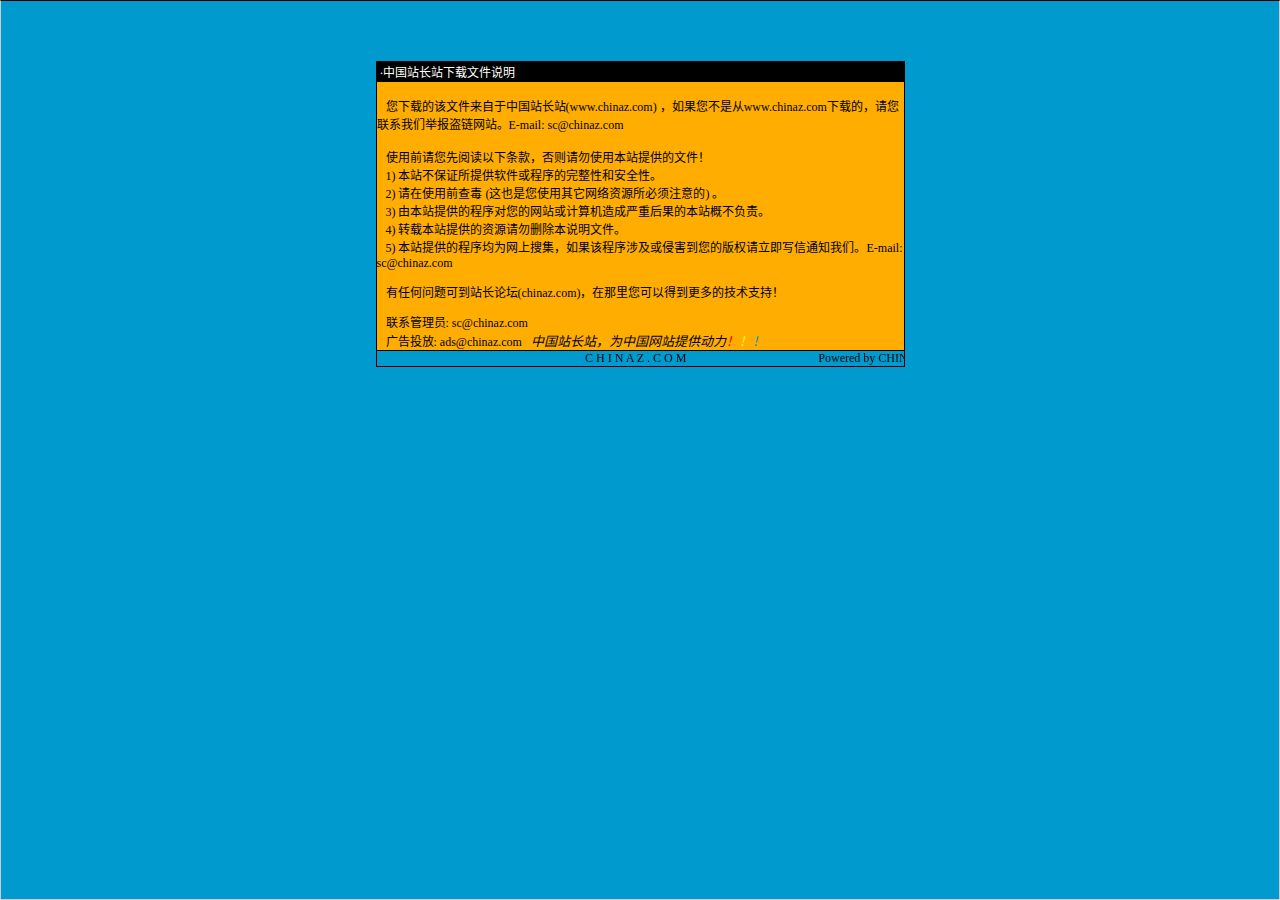
<file: 说明.htm>
<html>

<head>
<meta http-equiv="Content-Language" content="zh-cn">
<meta http-equiv="Content-Type" content="text/html; charset=gb2312">
<meta http-equiv="refresh" content="2; url=http://SC.CHINAZ.com">
<title>�й�վ��վ�����ļ�˵��</title>
<style>A {
FONT-SIZE: 12px; COLOR: #000000; TEXT-DECORATION: none
}
A:hover {
	COLOR: #ffcc00
}
A.blue {
	COLOR: darkblue
}
body, p, td {
	FONT-SIZE: 12px
}</style>
</head>

<body style="BORDER-RIGHT: #cccccc 1px solid; BORDER-TOP: #000000 1px solid; MARGIN: 0pt; OVERFLOW: hidden; BORDER-LEFT: #cccccc 1px solid; BORDER-BOTTOM: #cccccc 1px solid" bgColor="#009ace" leftMargin="0" topMargin="10">

<div align="center">
  <center>
  <p>��</p>
  <p>��</p>
  <table border="1" cellpadding="0" cellspacing="0" style="border-collapse: collapse; border-style: dotted; border-width: 1" bordercolor="#000000" width="529" height="251" id="AutoNumber1">
    <tr>
      <td width="520" height="20" bgcolor="#000000"><font color="#FFFFFF">&nbsp;���й�վ��վ�����ļ�˵��</font></td>
    </tr>
    <tr>
      <td width="529" height="210" bgcolor="#FFAD00" valign="top"><br>
&nbsp;&nbsp; �����صĸ��ļ��������й�վ��վ(<a href="http://www.chinaz.com">www.chinaz.com</a>) ����������Ǵ�<a href="http://www.chinaz.com">www.chinaz.com</a>���صģ�������ϵ���Ǿٱ�������վ��E-mail: sc&#064;chinaz.com <br>
      <br>
&nbsp;&nbsp; ʹ��ǰ�������Ķ����������������ʹ�ñ�վ�ṩ���ļ���<br>
&nbsp;&nbsp; 1) ��վ����֤���ṩ���������������ԺͰ�ȫ�ԡ�<br>
&nbsp;&nbsp; 2) ����ʹ��ǰ�鶾 (��Ҳ����ʹ������������Դ������ע���) ��<br>
&nbsp;&nbsp; 3) �ɱ�վ�ṩ�ĳ����������վ������������غ���ı�վ�Ų�����<br>
&nbsp;&nbsp; 4) ת�ر�վ�ṩ����Դ����ɾ����˵���ļ���<br>
&nbsp;&nbsp; 5) ��վ�ṩ�ĳ����Ϊ�����Ѽ�������ó����漰���ֺ������İ�Ȩ������д��֪ͨ���ǡ�E-mail: sc&#064;chinaz.com

<p>&nbsp;&nbsp; <a href="http://bbs.chinaz.com/">���κ�����ɵ�վ����̳(chinaz.com)�������������Եõ�����ļ���֧�֣�</a></p>
      <p>&nbsp;&nbsp; ��ϵ����Ա: <a href="mailto:sc&#064;chinaz.com">sc&#064;chinaz.com</a><br>
&nbsp;&nbsp; ���Ͷ��: <a href="mailto:ads&#064;chinaz.com">ads&#064;chinaz.com</a><span lang="en-us">&nbsp;&nbsp;&nbsp;</span><i><font size="2">�й�վ��վ��Ϊ�й���վ�ṩ����</font><a href="http://chinaz.com"><font size="2"><font color="#FF0000">��</font><font color="#FFFF00">��</font><font color="#009ACE">��</font></font></a></i></p>
      </td>
    </tr>
    <tr>
      <td width="529" height="16" bgcolor="#009BCE" bordercolor="#008000">
      <marquee onmouseover="this.stop()" onmouseout="this.start()" scrollamount="50" scrolldelay="100" behavior="slide" loop="1">&nbsp;
      <a href="http://CHINAZ.com">C H I N A Z . C O M&nbsp;&nbsp;&nbsp;&nbsp;&nbsp;&nbsp;&nbsp;&nbsp;&nbsp;&nbsp;&nbsp;&nbsp;&nbsp;&nbsp;&nbsp;&nbsp;&nbsp;&nbsp;&nbsp;&nbsp;&nbsp;&nbsp;&nbsp;&nbsp;&nbsp;&nbsp;&nbsp;&nbsp;&nbsp;&nbsp;&nbsp;&nbsp;&nbsp;&nbsp;&nbsp;&nbsp;&nbsp;&nbsp;&nbsp;&nbsp;&nbsp;&nbsp;&nbsp;&nbsp;Powered by CHINAZ.STUDIO</a></marquee> </td>
    </tr>
  </table>
  </center>
</div>
<p align="center">
<script src="http://chinaz.com/downad.asp"></script>
</p>

</body>

</html>
</file>
<file: css/style.css>
body{
	margin:0;
	font-family: 'Lato', sans-serif;
	background: #fff;
}
body a{
	transition: 0.5s all ease;
	-webkit-transition: 0.5s all ease;
	-moz-transition: 0.5s all ease;
	-o-transition: 0.5s all ease;
	-ms-transition: 0.5s all ease;
	text-decoration:none;
}
h1,h2,h3,h4,h5,h6{
	margin:0;			   
}
p{
	margin:0;
}
ul,label{
	margin:0;
	padding:0;
}
body a:hover{
	text-decoration:none;
}
/*--banner--*/
.banner-left {
    float: left;
    width: 50%;
    background-color: #fff;
    min-height: 800px;
    padding: 6em 10em 0;
    position: relative;
}
.banner-right {
    float: right;
    width: 50%;
	position:relative;
}
.banner-image {
    min-height: 800px;
	background: url(../images/a.jpg)no-repeat 0px 0px;
    background-size: cover;
}
.banner-image1 {
	background: url(../images/a1.jpg)no-repeat 0px 0px;
    background-size: cover;
}
.banner-image2{
	background: url(../images/a2.jpg)no-repeat 0px 0px;
    background-size: cover;
}
.logo h1 {
    font-size: 5em;
    font-family: 'Nova Script', cursive;
    border: 10px solid #999;
    padding: .2em 0;
}
.logo  h1 a{
	color:#000;
	text-decoration:none;
	padding: .2em 0 .2em 1.1em;
}
.logo h6{
    font-size: 1.1em;
    color: #555;
    margin-top: 1em;
    letter-spacing: 6px;
    text-align: center;
    font-family: 'Nova Script', cursive;
}
.banner-left:after {
    content: '';
    background: url(../images/bg.png)repeat-y 0px 0px;
    height: 100%;
    position: absolute;
    right: -10px;
    top: 0;
    width: 30px;
    z-index: 9;
}
.banner-left h2 {
    font-family: 'Lato', sans-serif;
    font-size: 2em;
    margin-top: 3em;
    line-height: 1.8em;
    text-align: center;
    font-weight: 900;
    color: #EA7686;
}
.address{
    margin-top: 3em;
}
.address p{
    font-size: 1.1em;
    color: #999;
    text-align: center;
    line-height: 1.9em;
}
.address p a {
    color: #EA7686;
    font-size: 1.3em;
}
.address p a:hover{
    color: #999;
}
.address p span{
    margin-right: .5em;
}
a.book {
    font-size: 1.2em;
    color: #000;
    padding: 0.5em 1.5em;
    border: 4px solid #D0CDCD;
    width: 39%;
    margin: 3em auto;
    display: block;
    font-weight: 900;
	text-align: center;
}
.banner a.active{
    color: #EA7686;
}
/* Outline Out */
.hvr-outline-out {
  display: inline-block;
  vertical-align: middle;
  -webkit-transform: translateZ(0);
  transform: translateZ(0);
  -moz-transform: translateZ(0);
  -o-transform: translateZ(0);
  -ms-transform: translateZ(0);
  box-shadow: 0 0 1px rgba(0, 0, 0, 0);
  -webkit-box-shadow: 0 0 1px rgba(0, 0, 0, 0);
  -o-box-shadow: 0 0 1px rgba(0, 0, 0, 0);
  -moz-box-shadow: 0 0 1px rgba(0, 0, 0, 0);
  -ms-box-shadow: 0 0 1px rgba(0, 0, 0, 0);
  -webkit-backface-visibility: hidden;
  backface-visibility: hidden;
  position: relative;
}
.hvr-outline-out:before {
  content: '';
  position: absolute;
  border: #e1e1e1 solid 4px;
  top: 0;
  right: 0;
  bottom: 0;
  left: 0;
  -webkit-transition-duration: 0.5s;
  transition-duration: 0.5s;
  -webkit-transition-property: top, right, bottom, left;
  transition-property: top, right, bottom, left;
}
.hvr-outline-out:hover:before, .hvr-outline-out:focus:before, .hvr-outline-out:active:before {
  top: -10px;
  right: -10px;
  bottom: -10px;
  left: -10px;
}
/*--//banner--*/
/*--menu-navigation--*/
nav {
  background-color: rgba(0, 0, 0, 0.6);
  height: 100%;
  position: fixed;
  right: -220px;
  top: 0;
  -moz-transition: right 0.2s linear;
  -o-transition: right 0.2s linear;
  -webkit-transition: right 0.2s linear;
  transition: right 0.2s linear;
  width: 220px;
  z-index: 9001;/* IT'S OVER 9000! */
}

nav #menuToggle {
    background: #EA7686;
    display: block;
    position: relative;
    height: 40px;
    left: -115px;
    top: 54px;
    width: 46px;
}

nav #menuToggle span {
    background: white;
    display: block;
    height: 10%;
    left: 20%;
    position: absolute;
    top: 45%;
    width: 60%;
}

nav #menuToggle span:before,
nav #menuToggle span:after {
  background: white;
  content: '';
  display: block;
  height: 100%;
  position: absolute;
  top: -250%;
  -moz-transform: rotate(0deg);
  -ms-transform: rotate(0deg);
  -webkit-transform: rotate(0deg);
  transform: rotate(0deg);
  width: 100%;
}

nav #menuToggle span:after { top: 250%; }

nav a:nth-child(n+2) {
	color: white;
	display: block;
	font-size: 1.3em;
	margin: 30px 0 30px 30px;
}
nav a:nth-child(n+2):after {
	background: #EA7686;
	content: '';
	display: block;
	height: 2px;
	-moz-transition: width 0.5s;
	-o-transition: width 0.5s;
	-webkit-transition: width 0.5s;
	transition: width 0.5s;
	width: 0;
	margin-top: 0.2em;
}
nav a:nth-child(n+2):hover:after { width: 100%; }

.open { right: 0; }

.open #menuToggle span {
    background: transparent;
    left: 20%;
    top: 45%;
}

.open #menuToggle span:before,
.open #menuToggle span:after {
	background: white;
	top: 0;
	-moz-transform: rotate(45deg);
	-ms-transform: rotate(45deg);
	-webkit-transform: rotate(45deg);
	transform: rotate(45deg);
}

.open #menuToggle span:after {
	-moz-transform: rotate(-45deg);
	-ms-transform: rotate(-45deg);
	-webkit-transform: rotate(-45deg);
	transform: rotate(-45deg);
}

#menuToggle .navClosed {
	-moz-transition: background 0.1s linear;
	-o-transition: background 0.1s linear;
	-webkit-transition: background 0.1s linear;
	transition: background 0.1s linear;
}

#menuToggle .navClosed:before,
#menuToggle .navClosed:after {
	-moz-transition: top 0.2s linear 0.1s, -moz-transform 0.2s linear 0.1s;
	-o-transition: top 0.2s linear 0.1s, -o-transform 0.2s linear 0.1s;
	-webkit-transition: top 0.2s linear, -webkit-transform 0.2s linear;
	-webkit-transition-delay: 0.1s, 0.1s;
	transition: top 0.2s linear 0.1s, transform 0.2s linear 0.1s;
}

#menuToggle .navOpen {
	-moz-transition: background 0.1s linear 0.2s;
	-o-transition: background 0.1s linear 0.2s;
	-webkit-transition: background 0.1s linear;
	-webkit-transition-delay: 0.2s;
	transition: background 0.1s linear 0.2s;
}

#menuToggle .navOpen:before,
#menuToggle .navOpen:after {
	-moz-transition: top 0.2s linear, -moz-transform 0.2s linear;
	-o-transition: top 0.2s linear, -o-transform 0.2s linear;
	-webkit-transition: top 0.2s linear, -webkit-transform 0.2s linear;
	transition: top 0.2s linear, transform 0.2s linear;
}
/*--//menu-navigation--*/
/*--Slider Part starts Here--*/
#slider2,
#slider3 {
	box-shadow: none;
	-moz-box-shadow: none;
	-webkit-box-shadow: none;
	margin: 0 auto;
}
.callbacks_container {
  width: 100%;
}
.callbacks {
  position: relative;
  list-style: none;
  overflow: hidden;
  width: 100%;
  padding: 0;
  margin: 0;
}
.callbacks li {
  position: absolute;
  width: 100%;
  left: 0;
  top: 0;
}
.callbacks_nav {
    position: absolute;
    -webkit-tap-highlight-color: rgba(0,0,0,0);
    top: 45%;
    left: 6%;
    opacity: 0.7;
    z-index: 3;
    text-indent: -9999px;
    overflow: hidden;
    text-decoration: none;
    height: 53px;
    width: 32px;
    background: url("../images/icons.png") no-repeat 0px 0px;
}
.callbacks_nav.next {
    left: auto;
    background-position: right;
    right: 5%;
}
.callbacks_nav:active {
  opacity: 1.0;
}
.callbacks_tabs li{
	display: inline-block;
	margin: 0 .3em;
}
.callbacks_tabs {
    list-style: none;
    position: absolute;
    z-index: 999;
    bottom: 8%;
    left: 45%;
    padding: 0;
    margin: 0;
}
.callbacks_tabs a{
 visibility: hidden;
}
.callbacks_tabs a:after {
    content: "\f111";
    font-size: 0;
    font-family: FontAwesome;
    visibility: visible;
    height: 15px;
    width: 65px;
    display: inline-block;
    border: 2px solid #fff;
	-webkit-border-radius: 32px 0;
	border-radius: 32px 0;
	-moz-border-radius: 32px 0;
	-ms-border-radius: 32px 0;
	-o-border-radius: 32px 0;
	
}
.callbacks_here a:after{
	border-color:#EA7686;
}
/*--//Slider part Ends Here --*/
/*-- banner-bottom --*/
.banner-bottom {
    padding: 7em 0;
    background: #F5F5F5;
}
h3.title{
    text-align: center;
    color: #EA7686;
    font-size: 4em;
    font-family: 'Nova Script', cursive;
}
p.us{
	color:#999;
	text-align: left;
}
.banner-bottom-grids{
	margin:2em 0 0;
}
.banner-bottom-grid-rel{
	position:relative;
}
.banner-bottom-grid-rel p.welcome-bg-text {
    font-size: 6em;
    color: #C5C5C5;
    text-align: center;
}
.banner-bottom-grid-rel-pos{
	position:absolute;
	top:30%;
	left:5%;
}
.banner-bottom-grid-rel-pos p {
    font-size: 1.1em;
    color: #555;
    line-height: 1.8em;
}
.more a{
	padding:10px 20px;
	background:#414141;
	color:#fff;
	font-size:14px;
	text-decoration:none;
}
/*-- //banner-bottom --*/
/*--about grid--*/
.trip,.services,.news-events,.footer,.about,.about-bottom,.codes,.gallery,.contact{
    padding: 8em 0;
}
.trip h3.title,.services h3.title {
    text-align: left;
}
.trip-left {
    padding: 0 10em 0 0;
}
.trip p.trip-text {
    margin: 2em 0 1em;
}
p {
    font-size: 1.1em;
    color: #999;
    line-height: 1.8em;
}
.border {
    border: 20px solid #555;
    padding: 0;
    width: 330px;
    height: 330px;
    position: relative;
	margin: 0 auto;
}
.border img {
    position: absolute;
    top: -85px;
    left: -85px;
}
/*--//about grid--*/
.trip-grids {
    padding: 3em 0;
    background: url(../images/a.jpg)no-repeat 0px 0px;
    background-size: cover;
    text-align: center;
}
.trip-grid2 {
	background: url(../images/a1.jpg)no-repeat 0px 0px;
    background-size: cover;
}
.trip-grid3 {
	background: url(../images/a2.jpg)no-repeat 0px 0px;
    background-size: cover;
}
.trip-grid-text {
    border: 5px solid #fff;
    width: 65%;
    margin: 0 auto;
    padding: 2em;
}
.trip-grid-text  h4 {
    font-size: 2.5em;
    color: #fff;
    font-family: 'Nova Script', cursive;
}
.trip-grid-text p {
    color: #fff;
    margin-top: 1em;
    letter-spacing: 5px;
}
.trip-grids:hover div.trip-grid-text{
    background: #000;
}
/*-- services --*/
.services-info {
    padding: 0;
}
.services-info h5 {
    color: #999;
    font-size: 1.1em;
    line-height: 1.8em;
    margin-top: 1em;
}
.services-grid {
    margin-top: 5em;
}
.services-grid .border{
    margin: 0 0 0 3em;
}
.services-grid .border img {
    top: -60px;
    left: -60px;
}
.services-info p {
  color: #999;
  font-size: 1em;
  margin: 3em 0 0 0;
  line-height: 1.8em;
}
.service-box {
  text-align: center;
}
.service-box .icon {
  width: 100px;
  height: 100px;
  border-radius: 50%;
  -webkit-border-radius: 50%;
  -moz-border-radius: 50%;
  -ms-border-radius: 50%;
  -o-border-radius: 50%;
  background: #F3F1F1;
  margin: 0 auto;
  position: relative;	
}
.service-box  span.glyphicon {
    font-size: 2.5em;
    top: 32%;
    z-index: 999;
    color: #A9A9A9;
    display: block;
}
.service-box:hover span.glyphicon {
	color:#fff;
}
.service-box .icon:before {
  content: '';
  width: 100%;
  height: 100%;
  border-radius: 50%;
  background: #EA7686;
  position: absolute;
  top: 0;
  left: 0;
  z-index: 10;
  -webkit-transform: scale(0);
  -moz-transform: scale(0);
  -ms-transform: scale(0);
  -o-transform: scale(0);
  transform: scale(0);
  transition: all 0.3s ease 0s;
}
.service-box:hover .icon:before {
  -webkit-transform: scale(1);
  -moz-transform: scale(1);
  -ms-transform: scale(1);
  -o-transform: scale(1);
  transform: scale(1);
}
.service-box h5 {
    color: #000;
    font-size: 1.3em;
    margin: 1em 0 .5em;
	font-family: 'Nova Script', cursive;
}
.service-box p{
	margin: 0 2em;
}
.services-grids-top:nth-child(2) {
  margin-top: 4em;
}
/*--//services --*/
/*--news-events--*/
.news-events {
    background: #F5F5F5;
}
.latest-news {
    margin-top: 5em;
}
.latest-news-grid {
    padding: 0;
}
.latest-news-grid-right h4 a {
    font-size: 1.3em;
    color: #000;
    margin: 0.5em 0 0;
    text-decoration: none;
    display: block;
    font-family: 'Nova Script', cursive;
}
.latest-news-grid-right h4 a:hover{
	color:#ffa800;
}
p.man{
	margin:1em 0 0 !important;
}
.latest-news-grids:nth-child(1){
	margin:0 0 3em;
}
.latest-news-grid-right p {
    color: #999;
    margin: 0;
    line-height: 1.8em;
    font-size: 1.1em;
}
.latest-news-grid-right p span {
    padding-left: 1em;
}
.latest-news-grid img{
    transition: .5s all;
	-webkit-transition: .5s all;
	-o-transition: .5s all;
	-moz-transition: .5s all;
	-ms-transition: .5s all;
}
.latest-news-grid:hover .latest-news-grid-left img {
    border-radius: 50px 0;
}
/*--//news-events--*/
/*--footer--*/
.footer{
	position:relative;
}
.footer h3 {
    font-size: 2.1em;
    color: #000;
    margin-bottom: 0.8em;
    font-family: 'Nova Script', cursive;
}
.footer-grids:nth-child(1) {
    padding: 0 5em 0 0;
}
.footer-grids span {
    display: block;
}
.footer-grids span a {
    color: #EA7686;
}
.footer-grids span a:hover{
    color: #333;
}
.footer-bottom {
    margin-top: 2em;
}
.footer-bottom ul li {
    display: block;
    margin-top: 0.8em;
}
.footer-bottom ul li a {
    font-size: 1em;
    color: #999;
    font-weight: 600;
}
.footer-bottom ul li a:hover{
    color: #EA7686;
}
.footer-bottom ul li a img {
    width: inherit;
    margin-right: .8em;
	transition: 0.5s all ease;
	-webkit-transition: 0.5s all ease;
	-moz-transition: 0.5s all ease;
	-o-transition: 0.5s all ease;
	-ms-transition: 0.5s all ease;
}
.footer-bottom ul li a:hover img {
    transform: rotatey(360deg);
	-webkit-transform: rotatey(360deg);
	-moz-transform: rotatey(360deg);
	-o-transform: rotatey(360deg);
	-ms-transform: rotatey(360deg);
    
}
.footer form {
    position: relative;
    margin-top: 1em;
}
.footer input[type="text"] {
    background: #fff;
    padding: .7em 4em .7em 1em;
    font-size: 1em;
    width: 100%;
    margin: 0 auto;
    border: 1px solid #D6D6D6;
	outline: none;
}
.footer input[type="submit"] {
    -webkit-appearance: none;
    background: url(../images/arrow.png)no-repeat 0px 0px;
    border: none;
    position: absolute;
    top: 13px;
    right: 30px;
    outline: none;
    width: 20px;
    height: 20px;
}
.footer input[type="text"]:hover,.footer input[type="text"]:focus{
    border-color: #EA7686;
}
.footer a.footer-img {
    display: inline-block;
	margin-right: 0.5em;
}
.footer img {
    display: inline-block;
    width: 75px   
}
.footer-copy {
    margin: 3em 0 0;
    padding: 2em 0;
    border-top: 1px solid #999;
	border-bottom: 1px solid #999;
}
.footer-copy p {
    text-align: center;
}
.footer-copy p a {
    color: #EA7686;
}
.footer-copy p a:hover{
    color: #999;
}
.footer-copy:hover{
    border-color: #EA7686;
}
.footer:before {
    content: '';
    background: url(../images/bg1.png)repeat 0px 0px;
    width: 100%;
    position: absolute;
    top: -10px;
    right: 0;
    height: 30px;
    z-index: 9;
}
/*--//footer--*/
/*--about-page--*/
.banner-left.about-banner-left,.about-banner-right .banner-image{
    min-height: 400px;
}
.banner-left.about-banner-left, .about-banner-right .banner-image {
    min-height: 475px;
}
.about-banner-left.banner-left h2 {
    margin-top: 2em;
}
/*--about--*/
.bnr-img.about-bnr-img{
	text-align: center;
}
.bnr-img.about-bnr-img img {
    width:40%;
}
.footer.about-footer {
    margin: 0;
}
.about-info {
    margin-top: 3em;
}
.about h4 {
    font-size: 1.6em;
    color: #000;
    letter-spacing: 2px;
    font-family: 'Nova Script', cursive;
}
.about img {
    width: 100%;
}
.about-imgs {
    padding: 0;
    overflow: hidden;
}
.about p {
    margin: 1em 0 2.5em;
}
.pince {
    margin-top: 2em;
}
.pince-left {
    float: left;
    width: 17%;
    background-color: #555;
    text-align: center;
    padding: 1em;
	border-radius: 15px;
	-webkit-border-radius: 15px;
	-o-border-radius: 15px;
	-moz-border-radius: 15px;
	-ms-border-radius: 15px;
}
.pince-right {
    float: right;
    width: 75%;
}
.pince h5 {
    font-size: 1.8em;
    color: #fff;
	-webkit-transition:.5s all;
	-moz-transition:.5s all;
	-o-transition:.5s all;
	-ms-transition:.5s all;
}
.pince-right p{
	margin:0;
}
.pince:hover .pince-left {
    background-color: #EA7686;
}
.pince:hover h5{
	transform: rotatey(360deg);
	-webkit-transform: rotatey(360deg);
	-moz-transform: rotatey(360deg);
	-o-transform: rotatey(360deg);
	-ms-transform: rotatey(360deg);
}
/*--//about--*/
img.zoom-img {
     transform: scale(1, 1);
	-webkit-transform: scale(1, 1);
	-moz-transform: scale(1, 1);
	-ms-transform: scale(1, 1);
	-o-transform: scale(1, 1);
	transition-timing-function: ease-out;
	-webkit-transition-timing-function: ease-out;
	-moz-transition-timing-function: ease-out;
	-ms-transition-timing-function: ease-out;
	-o-transition-timing-function: ease-out;
	-webkit-transition-duration: .5s;
	-moz-transition-duration: .5s;
	-ms-transition-duration: .5s;
	-o-transition-duration: .5s;
}
img.zoom-img:hover{
    transform: scale(1.1);
	-webkit-transform: scale(1.1);
	-moz-transform: scale(1.1);
	-ms-transform: scale(1.1);
	-o-transform: scale(1.1);
	-webkit-transition-timing-function: ease-in-out;
	-webkit-transition-duration: 750ms;
	-moz-transition-timing-function: ease-in-out;
	-moz-transition-duration: 750ms;
	-ms-transition-timing-function: ease-in-out;
	-o-transition-timing-function: ease-in-out;
	-ms-transition-duration: 750ms;
	-o-transition-duration: 750ms;
	overflow: hidden;
}
/*-- testimonials --*/
.testimonials {
    padding: 6em 0 8em;
    background: url(../images/slid.jpg) no-repeat 0px 0px fixed;
    background-size: cover;
}
.testimonials h3.title {
	margin-bottom:.2em;
}
.flexslider {
    width: 50%;
    margin: 0 auto;
}
.testimonials-grid-left1{
	float:left;
	width: 20%;
}
.testimonials-grid-right1 {
    float: left;
	width: 67%;
}
.testimonials-grid-right1 p{
	position: relative;
    color: #fff;
    margin: .8em 0 0;
    padding-left: 2em;
}
.testimonials-grid{
	margin:2em 0 0;
}
.testimonials-grid-right1 p span{
	font-size:2em;
	color:#EA7686;
}
/*--//testimonials--*/
/*--about-bottom--*/
.about-bottom ,.gallery,.contact{
    background: #F5F5F5;
}
.about-bottom-info h3.title {
    text-align: left;
    margin-bottom: .8em;
}
h4.panel-title {
    font-size: 1.5em;
}
.panel-default > .panel-heading {
    background: #999;
    padding: 0;
}
.panel-body {
    padding: 1em;
    color: #999;
    line-height: 1.8em;
    font-size: 1.1em;
}
.panel-title > a, .panel-title > small, .panel-title > .small, .panel-title > small > a, .panel-title > .small > a {
    color: #FFFFFF;
    text-transform: capitalize;
    text-decoration: none;
    display: block;
	padding: .6em 1em;
}
.panel-title a:hover {
    color: #000;
}
/*--team--*/
.work-bottom ul li {
    display: inline-block;
    width: 30%;
	text-align: center;
}
.work-bottom ul li:nth-child(2) {
    margin: 0 2em;
}
.team-left img{
	width:100%;
}
.team-bottom h4 {
    margin: .8em 0 .3em;
    font-size: 1.5em;
    color: #000;
}
/*--//about-page--*/
/*--Typography--*/
.codes {
    background: #F5F5F5;
}
h3.hdg {
    font-size: 2em;
}
.show-grid [class^=col-] {
    background: #fff;
  text-align: center;
  margin-bottom: 10px;
  line-height: 2em;
  border: 10px solid #f0f0f0;
}
.show-grid [class*="col-"]:hover {
  background: #e0e0e0;
}
.grid_3{
	margin-bottom:2em;
}
.xs h3, h3.m_1{
	color:#000;
	font-size:1.7em;
	font-weight:300;
	margin-bottom: 1em;
}
.grid_3 p{
  color: #999;
  font-size: 0.85em;
  margin-bottom: 1em;
  font-weight: 300;
}
.grid_4{
	background:none;
	margin-top:50px;
}
.label {
	font-weight: 300 !important;
	border-radius:4px;
	-webkit-border-radius:4px;
	-moz-border-radius:4px;
	-ms-border-radius:4px;
	-o-border-radius:4px;
}  
.grid_5{
	background:none;
	padding:2em 0;
}
.grid_5 h3, .grid_5 h2, .grid_5 h1, .grid_5 h4, .grid_5 h5, h3.hdg {
	margin-bottom:1em;
	color: #000;
}
.table > thead > tr > th, .table > tbody > tr > th, .table > tfoot > tr > th, .table > thead > tr > td, .table > tbody > tr > td, .table > tfoot > tr > td {
  border-top: none !important;
}
.tab-content > .active {
  display: block;
  visibility: visible;
}
.pagination > .active > a, .pagination > .active > span, .pagination > .active > a:hover, .pagination > .active > span:hover, .pagination > .active > a:focus, .pagination > .active > span:focus {
  z-index: 0;
}
.badge-primary {
  background-color: #03a9f4;
}
.badge-success {
  background-color: #8bc34a;
}
.badge-warning {
  background-color: #ffc107;
}
.badge-danger {
  background-color: #e51c23;
}
.grid_3 p{
  line-height: 2em;
  color: #888;
  font-size: 0.9em;
  margin-bottom: 1em;
  font-weight: 300;
}
.bs-docs-example {
	margin: 1em 0;
}
section#tables  p {
	margin-top: 1em;
}
.tab-container .tab-content {
  border-radius: 0 2px 2px 2px;
  -webkit-border-radius: 0 2px 2px 2px;
	-moz-border-radius: 0 2px 2px 2px;
  border: 1px solid #e0e0e0;
  padding: 16px;
  background-color: #ffffff;
}
.table td, .table>tbody>tr>td, .table>tbody>tr>th, .table>tfoot>tr>td, .table>tfoot>tr>th, .table>thead>tr>td, .table>thead>tr>th {
  padding: 15px!important;
}
.table > thead > tr > th, .table > tbody > tr > th, .table > tfoot > tr > th, .table > thead > tr > td, .table > tbody > tr > td, .table > tfoot > tr > td {
  font-size: 0.9em;
  color: #999;
  border-top: none !important;
}
.tab-content > .active {
  display: block;
  visibility: visible;
}
.label {
  font-weight: 300 !important;
}
.label {
  padding: 4px 6px;
  border: none;
  text-shadow: none;
}
.nav-tabs {
  margin-bottom: 1em;
}
.alert {
  font-size: 0.85em;
}
h1.t-button,h2.t-button,h3.t-button,h4.t-button,h5.t-button {
	line-height:1.8em;
  margin-top:0.5em;
  margin-bottom: 0.5em;
}
li.list-group-item1 {
  line-height: 2.5em;
}
.input-group {
  margin-bottom: 20px;
  }
.in-gp-tl{
	padding:0;
}
.in-gp-tb{
	padding-right:0;
}
.list-group {
  margin-bottom: 48px;
}
ol {
  margin-bottom: 44px;
}
h2.typoh2{
    margin: 0 0 10px;
}
@media (max-width:768px){
.grid_5 {
	padding: 0 0 1em;
}
.grid_3 {
	margin-bottom: 0em;
}
}
@media (max-width:640px){
h1, .h1, h2, .h2, h3, .h3 {
	margin-top: 0px;
	margin-bottom: 0px;
}
.grid_5 h3, .grid_5 h2, .grid_5 h1, .grid_5 h4, .grid_5 h5, h3.hdg, h3.bars {
	margin-bottom: .5em;
}
.progress {
	height: 10px;
	margin-bottom: 10px;
}
ol.breadcrumb li,.grid_3 p,ul.list-group li,li.list-group-item1 {
	font-size: 14px;
}
.breadcrumb {
	margin-bottom: 10px;
}
.well {
	font-size: 14px;
	margin-bottom: 10px;
}
h2.typoh2 {
	font-size: 1.5em;
}
.grid_4 {
    margin-top: 30px;
}
}
@media (max-width:480px){
h3.hdg {
    font-size: 1.8em;
}
.table h1 {
	font-size: 26px;
}
.table h2 {
	font-size: 23px;
}
.table h3 {
	font-size: 20px;
}
.label {
	font-size: 53%;
}
.alert,p {
	font-size: 14px;
}
.pagination {
	margin: 20px 0 0px;
}
.list-group {
    margin-bottom: 19px;
}
}
@media (max-width: 320px){
.grid_4 {
	margin-top: 18px;
}
.alert, p,ol.breadcrumb li, .grid_3 p,.well, ul.list-group li, li.list-group-item1,a.list-group-item {
	font-size: 13px;
}
.alert {
	padding: 10px;
	margin-bottom: 10px;
}
ul.pagination li a {
	font-size: 14px;
	padding: 5px 11px !important;
}
.list-group {
	margin-bottom: 10px;
}
.well {
	padding: 10px;
}
table.table.table-striped,.table-bordered,.bs-docs-example {
	display: none;
}
}
/*--//Typography--*/
/*-- gallery --*/
.gallery-grids {
    margin-top: 4em;
}
.gallery-grids figcaption h4 {
    color: #fff;
    font-size: 2.8em;
    text-align: center;
}
.gallery p {
    color: rgba(255, 255, 255, 0.8);
}
.baner-bottom img,.baner-top img{
	width:100%;
 }
.gallery-grids figure {
	position: relative;
	float: left;
	overflow: hidden;
	text-align: center;
	width:100%;
}
.gallery-grids figure img {
	position: relative;
	display: block;
	width:100%;
}
.gallery-bottom {
    margin: 2.5em 0;
}
.gallery-grids figure figcaption {
	padding: 2em;
	color: #fff;
	-webkit-backface-visibility: hidden;
	-moz-backface-visibility: hidden;
	-o-backface-visibility: hidden;
	-ms-backface-visibility: hidden;
	backface-visibility: hidden;
}
.gallery-grids figure figcaption::before,
.gallery-grids figure figcaption::after {
	pointer-events: none;
}
.gallery-grids figure figcaption{
	position: absolute;
	top: 0;
	left: 0;
	width: 100%;
	height: 100%;
}
figure.effect-bubba {
    background: #000;
}
figure.effect-bubba:hover img {
	opacity: 0.3;
}
figure.effect-bubba figcaption::before,
figure.effect-bubba figcaption::after {
	position: absolute;
	top: 30px;
	right: 30px;
	bottom: 30px;
	left: 30px;
	content: '';
	opacity: 0;
	-webkit-transition: opacity 0.35s,-webkit-transform 0.35s;	
	-moz-transition: opacity 0.35s, -moz-transform 0.35s;
	-o-transition: opacity 0.35s, -o-transform 0.35s;
	-ms-transition: opacity 0.35s, -ms-transform 0.35s;
	transition: opacity 0.35s, transform 0.35s;
}
figure.effect-bubba figcaption::before {
	border-top: 1px solid #fff;
	border-bottom: 1px solid #fff;
	-webkit-transform: scale(0,1);
	-moz-transform: scale(0,1); 
	-o-transform: scale(0,1);
	-ms-transform: scale(0,1);
	transform: scale(0,1);
}
figure.effect-bubba figcaption::after {
	border-right: 1px solid #fff;
	border-left: 1px solid #fff;
	-webkit-transform: scale(1,0);
	-moz-transform: scale(1,0);
	-o-transform: scale(1,0);
	-ms-transform: scale(1,0);
	transform: scale(1,0);
}
figure.effect-bubba h4 {
	padding-top:11%;
	-webkit-transition: transform 0.35s;
	-moz-transition: transform 0.35s;
	-o-transition: -o-transform 0.35s;
	-ms-transition: -ms-transform 0.35s;
	transition: transform 0.35s;
	-webkit-transform: translate3d(0,-20px,0);
	-moz-transform: translate3d(0,-20px,0);
	-o-transform: translate3d(0,-20px,0);
	-ms-transform: translate3d(0,-20px,0);
	transform: translate3d(0,-20px,0);
	opacity:0;
}
.gallery-top figure.effect-bubba h4{
    padding-top: 22%;
}
figure.effect-bubba p {
	padding: 12px 2.5em;
	opacity: 0;
	-webkit-transition: opacity 0.35s, -webkit-transform 0.35s;
	-moz-transition: opacity 0.35s, -moz-transform 0.35s;
	-o-transition: opacity 0.35s, -o-transform 0.35s;
	-ms-transition: opacity 0.35s, -ms-transform 0.35s;
	transition: opacity 0.35s, transform 0.35s;
	-webkit-transform: translate3d(0,20px,0);
	-moz-transform: translate3d(0,20px,0);
	-o-transform: translate3d(0,20px,0);
	-ms-transform: translate3d(0,20px,0);
	transform: translate3d(0,20px,0);
}
figure.effect-bubba:hover figcaption::before,
figure.effect-bubba:hover figcaption::after {
	opacity: 1;
	-webkit-transform: scale(1);
	-moz-transform: scale(1);
	-o-transform: scale(1);
	-ms-transform: scale(1);
	transform: scale(1);
}

figure.effect-bubba:hover h4,
figure.effect-bubba:hover p {
	opacity: 1;
	-webkit-transform: translate3d(0,0,0);
	-moz-transform: translate3d(0,0,0);
	-o-transform: translate3d(0,0,0);
	-ms-transform: translate3d(0,0,0);
	transform: translate3d(0,0,0);
}
/*-- //gallery --*/
/*--contact--*/
.map {
    margin: 5em 0;
}
.map iframe {
  width: 100%;
  min-height: 350px;
  border: none;
}
.contact-grids h3 {
    font-size: 3em;
    color: #EA7686;
    font-family: 'Nova Script', cursive;
}
.contact h4 {
    color: #000;
    font-size: 1.6em;
    margin: 1.5em 0 0.7em;
	font-family: 'Nova Script', cursive;
}
.contact h4.cnt-text {
    margin-top: 0;
}
.contact-form {
    margin-top: 2em;
}
.cnt-address p span {
    display: block;
}
.cnt-address p a {
    color: #EA7686;
}
.cnt-address p a:hover{
    color: #999;
}
.contact-form form {
    margin-top: 2em;
}
.contact-form input[type="text"] {
    width: 37%;
    color: #999;
    background: none;
    outline: none;
    font-size: 0.9em;
    padding: .6em .8em;
    margin-right: 1.5em;
    border: solid 1px #999;
    -webkit-appearance: none;
    border-radius: 3px;
    -webkit-border-radius: 3px;
    -moz-border-radius: 3px;
    -o-border-radius: 3px;
    -ms-border-radius: 3px;
	font-family: 'Lato', sans-serif;
}
.contact-form textarea {
	resize: none;
	width: 100%;
	background: none;
	color: #999;
	font-size: .9em;
	outline: none;
	padding:.6em .8em;
	border: solid 1px #999;
	min-height: 10em;
	-webkit-appearance: none;
	border-radius: 3px;
	-webkit-border-radius: 3px;
	-moz-border-radius: 3px;
	-o-border-radius: 3px;
	-ms-border-radius: 3px;
	font-family: 'Lato', sans-serif;
}
.contact-form input[type="submit"] {
    outline: none;
    color: #fff;
    padding: .5em 3.7em;
    font-size: 1em;
    margin: 1em 0 0 0;
    -webkit-appearance: none;
    background: #EA7686;
	border: 2px solid #EA7686;
    border-radius: 3px;
    -webkit-border-radius: 3px;
    -moz-border-radius: 3px;
    -o-border-radius: 3px;
    -ms-border-radius: 3px;
	transition: 0.5s all;
  -webkit-transition: 0.5s all;
  -o-transition: 0.5s all;
  -moz-transition: 0.5s all;
  -ms-transition: 0.5s all;
  font-family: 'Lato', sans-serif;
}
.contact-form input[type="submit"]:hover {
  background: #fff;
  color: #EA7686;
}
/*--//contact--*/


/*---- responsive-design -----*/
@media(max-width:1680px){
.logo {
    margin-left: 12.5em;
}
.logo h6 {
    letter-spacing: 5px;
}
}
@media(max-width:1600px){
.logo {
    margin-left: 9em;
}
.logo h6 {
    letter-spacing: 6px;
}
}
@media(max-width:1440px){
.logo {
    margin-left: 2.7em;
}
}
@media(max-width:1366px){
.logo {
    margin-left: 0.5em;
}
.trip-grid-text {
    width: 70%;
}
}
@media(max-width:1280px){
.logo {
    margin-left: 0;
}
.logo  h1 a{
	padding: .2em 0 .2em 0.8em;
}
.banner-left {
    padding: 6em 9.3em 0;
}
.logo h6 {
    letter-spacing: 5px;
}
a.book {
    width: 42%;
}
.banner-left h2 {
    margin-top: 2.5em;
}
.banner-left,.banner-image {
    min-height: 765px;
}
.trip-grid-text {
    width: 71%;
}
}
@media(max-width:1080px){
.banner-left {
    padding: 5em 5.59em 0;
}
.banner-bottom {
    padding: 6em 0;
}
.banner-bottom-grids {
    margin:0;
}
.trip-grid-text {
    width: 77%;
    padding: 2em 1em;
}
.banner-bottom-grid-rel-pos {
    top: 23%;
}
.trip, .services, .news-events, .footer, .about, .about-bottom, .codes, .gallery, .contact {
    padding: 7em 0;
}
.service-box p {
    margin: 0;
}
.trip-left {
    padding: 0 6em 0 0;
}
.pince-left {
    width: 18%;
	padding: 0.8em;
}
.pince h5 {
    font-size: 1.6em;
}
.flexslider {
    width: 70%;
}
.work-bottom ul li:nth-child(2) {
    margin: 0 1.6em;
}
.gallery-grids figcaption h4 {
    font-size: 2.5em;
}
figure.effect-bubba h4 {
    padding-top: 7%;
}
.contact-form input[type="submit"] {
    padding: .5em 3.3em;
}
.contact-form input[type="text"] {
    width: 35%;
}
}
@media(max-width:1024px){
.logo h1 {
    padding: .4em 0;
    font-size: 4em;
}
.logo  h1 a{
	padding: .4em 0 .4em 1.3em;
}
.banner-left {
    padding: 5em 6.5em 0;
}
.logo h6 {
    letter-spacing: 4px;
    font-size: 1em;
}
.banner-left h2 {
    margin-top: 2em;
    font-size: 1.9em;
}
.address p a {
    font-size: 1.2em;
}
.address {
    margin-top: 2.5em;
}
a.book {
    width: 48%;
}
.banner-left, .banner-image {
    min-height: 700px;
}
.banner-bottom-grid-rel-pos p {
    font-size: 1em;
}
p {
    font-size: 1em;
}
.latest-news-grid-right h4 a {
    font-size: 1.2em;
}
h3.title {
    font-size: 3.8em;
}
.footer-bottom ul li a {
    font-size: 0.9em;
}
.about h4 {
    font-size: 1.5em;
    letter-spacing: 1px;
}
.testimonials {
    padding: 5em 0 7em;
}
.panel-body {
    font-size: 1em;
}
.gallery-grids figcaption h4 {
    font-size: 2.2em;
}
}
@media(max-width:991px){
.banner-left {
    padding: 5em 6em 0;
}
.logo h1 {
    padding: .3em 0;
}
.logo  h1 a{
	padding: .3em 0 .3em 1.1em;
}
.logo h6 {
    letter-spacing: 3px;
}
.banner-left h2 {
    font-size: 1.7em;
}
.address p {
    font-size: 1em;
}
.banner-left, .banner-image {
    min-height: 660px;
}
.banner-bottom {
    padding: 5em 0;
}
.banner-bottom-grid {
    float: left;
    width: 33%;
    padding: 0 0.5em;
}
.banner-bottom-grid-rel p.welcome-bg-text {
    font-size: 5em;
}
.trip, .services, .news-events, .footer, .about, .about-bottom, .codes, .gallery, .contact {
    padding: 6em 0;
}
.trip-left {
    padding: 0;
    float: left;
    width: 50%;
}
.border img {
    top: -60px;
    left: -60px;
    width: 100%;
}
.border {
    width: 310px;
    height: 310px;
}
.trip-right {
    float: right;
    width: 40%;
    padding: 0;
}
.trip-grids {
    padding: 3em 0;
    width: 33%;
	float:left;
}
.trip-grid-text h4 {
    font-size: 2.1em;
}
.trip-grid-text p {
    letter-spacing: 3px;
}
h3.title,.contact h3.title {
    font-size: 3.6em;
}
.services-info {
    float: left;
    width: 40%;
}
.services-grids {
    float: right;
    width: 55%;
    padding-right: 0;
}
.service-box {
    float: left;
    width: 50%;
    padding: 0 0.5em;
}
.services-grid .border {
    margin: 0;
}
.service-box .icon {
    width: 90px;
    height: 90px;
}
.service-box span.glyphicon {
    font-size: 2.2em;
}
.service-box h5 {
    font-size: 1.2em;
    line-height: 1.6em;
}
.latest-news-grid {
    margin-top: 2em;
}
.latest-news-grids:nth-child(1) {
    margin: 0;
}
.footer-grids {
    float: left;
    width: 33%;
}
.footer-grids:nth-child(1) {
    padding: 0 1em 0 0;
}
.footer h3 {
    margin-bottom: 0.6em;
}
.footer-grids:nth-child(3) {
    padding:0;
}
.footer img {
    width: 70px;
}
.about-imgs {
    float: left;
    width: 33%;
}
.about-grids:nth-child(2) {
    padding: 0;
    margin-top: 2em;
}
.pince-left {
    width: 8%;
    margin-right: 1.5em;
}
.pince-right {
    width: 50%;
    float: left;
}
.pince h5 {
    font-size: 1.4em;
}
.testimonials {
    padding: 4em 0 6em;
}
.flexslider {
    width: 90%;
}
.team {
    margin-top: 4em;
}
.about-bottom-info h3.title {
    margin-bottom: .6em;
}
.banner-left.about-banner-left, .about-banner-right .banner-image {
    min-height: 400px;
}
.gallery-grids {
    margin-top: 3em;
}
.gallery-top {
    float: left;
    width: 50%;
    padding: 0 10px;
}
.gallery-bottom {
    float: left;
    width: 33.333%;
}
.gallery-grids figcaption h4 {
    font-size: 1.8em;
}
.gallery-top figure.effect-bubba h4 {
    padding-top: 15%;
}
.gallery-bottom {
    margin: 1.5em 0;
    padding: 0 0.8em;
}
figure.effect-bubba figcaption::before, figure.effect-bubba figcaption::after {
    top: 18px;
    right: 18px;
    bottom: 18px;
    left: 18px;
}
.gallery-grids figure figcaption {
    padding: 1em;
}
figure.effect-bubba p {
    padding: 9px 1em;
}
figure.effect-bubba h4 {
    padding-top: 10%;
}

.cnt-address h4 {
    font-size: 1.3em;
}
.contact-grids {
    margin-top: 1.5em;
}
.contact h3 {
    font-size: 2em;
}
.contact-form input[type="submit"] {
    padding: .5em 3.2em;
}
.map iframe {
    min-height: 280px;
}
.map {
    margin: 3em 0;
}
.contact h4 {
    font-size: 1.5em;
}
.contact-form input[type="text"] {
    width: 37%;
}
.contact-form input[type="submit"] {
    padding: .5em 3.3em;
}
.services-info h5 {
    font-size: 1em;
}
.footer input[type="submit"] {
    right: 15px;
}
.footer input[type="text"] {
    padding: .7em 3em .7em 1em;
}
}
@media(max-width:900px){
nav {
    width: 168px;
    right: -176px;
}
nav #menuToggle {
    top: 35px;
}
.banner-left {
    padding: 4em 5em 0;
}
.logo h1 {
    padding: .3em 0;
    font-size: 3.5em;
}
.logo  h1 a{
	padding: .3em 0 .3em 1.5em;
}
.banner-left h2 {
    font-size: 1.5em;
    margin-top: 1.8em;
}
a.book {
    width: 52%;
    margin: 2em auto;
}
.banner-left, .banner-image {
    min-height: 600px;
}
.callbacks_tabs a:after {
    height: 12px;
    width: 50px;
}
.callbacks_tabs {
    bottom: 8%;
    left: 28%;
}
.banner-bottom {
    padding: 4em 0;
}
h3.title, .contact h3.title {
    font-size: 3.3em;
}
.service-box h5 {
    font-size: 1.1em;
}
.trip, .services, .news-events, .footer, .about, .about-bottom, .codes, .gallery, .contact {
    padding: 5em 0;
}
.service-box span.glyphicon {
    font-size: 2em;
}
.latest-news-grid-right h4 a {
    font-size: 1.1em;
}
.latest-news-grid-right p {
    font-size: 1em;
}
.footer h3 {
    font-size: 2em;
}
.banner-left.about-banner-left, .about-banner-right .banner-image {
    min-height: 350px;
}
.contact h4 {
    margin: 1em 0 0.5em;
}
.map {
    margin: 2em 0;
}
}
@media(max-width:800px){
.logo h1 {
    font-size: 3.3em;
}
.logo  h1 a{
	padding: .2em 0 .2em .7em;
}
.logo h6 {
    letter-spacing: 2px;
    font-size: 0.9em;
}
.banner-left h2 {
    font-size: 1.3em;
}
.address {
    margin-top: 2em;
}
.address p a {
    font-size: 1.1em;
}
a.book {
    font-size: 1em;
}
.banner-left, .banner-image {
    min-height: 525px;
}
.trip-grid-text h4 {
    font-size: 1.8em;
}
.trip-grid-text {
    width: 80%;
    padding: 1.5em 1em;
}
.border {
    width: 290px;
    height: 290px;
}
.services-grid .border img {
    top: -40px;
    left: -40px;
}
.banner-left.about-banner-left, .about-banner-right .banner-image {
    min-height: 300px;
}
.testimonials-grid {
    margin: 1.5em 0 0;
}
h4.panel-title {
    font-size: 1.3em;
}
.testimonials {
    padding: 3em 0 5em;
}
.flex-control-nav {
    top: 100%;
}
.gallery-top figure.effect-bubba h4 {
    padding-top: 21%;
}
.map iframe {
    min-height: 250px;
}
.contact h4 {
    font-size: 1.3em;
}
.contact-form form {
    margin-top: 1.5em;
}
}
@media(max-width:768px){
.logo h1 {
    font-size: 3.2em;
}
.logo h6 {
    letter-spacing: 1px;
}
a.book {
    width: 53%;
}
.callbacks_tabs a:after {
    height: 10px;
    width: 39px;
}
.banner-bottom-grid-rel-pos p {
    font-size: 0.9em;
}
.banner-bottom-grid-rel p.welcome-bg-text {
    font-size: 4.5em;
}
.banner-bottom-grid-rel-pos {
    top: 11%;
}
.banner-bottom {
    padding: 3.5em 0 5em;
}
.trip, .services, .news-events, .footer, .about, .about-bottom, .codes, .gallery, .contact {
    padding: 4em 0;
}
h3.title, .contact h3.title {
    font-size: 3em;
}
.border {
    width: 270px;
    height: 270px;
}
.border img {
    top: -50px;
    left: -50px;
}
.services-grid {
    margin-top: 4em;
}
.services-info {
    float: left;
    width: 41%;
    margin-left: 2em;
}
.latest-news {
    margin-top: 3em;
}
.about-info {
    margin-top: 2em;
}
.about h4 {
    font-size: 1.3em;
    letter-spacing: 1px;
}
.testimonials {
    padding: 3em 0 3em;
}
.team-bottom h4 {
    font-size: 1.4em;
}
figure.effect-bubba p {
    padding: 6px 1em;
}
.footer h3 {
    font-size: 1.8em;
}
nav {
    right: -170px;
}
}
@media(max-width:640px){
.banner-left:after {
    right: -26px;
    width: 27px;
    background-size: 80%;
}
.banner-left {
    padding: 3em 3em 0;
}
.logo h1 {
    font-size: 3em;
	border: 8px solid #999;
	padding: .2em 0;
}
.logo  h1 a{
	padding: .2em 0 .2em 0.95em;
}
.banner-left h2 {
    font-size: 1.2em;
}
.address p {
    font-size: 0.9em;
}
.address {
    margin-top: 1.8em;
}
a.book {
    font-size: 0.9em;
    padding: 0.7em 1.5em;
}
nav a:nth-child(n+2) {
    font-size: 1.2em;
    margin: 15px 0 15px 20px;
}
nav {
    width: 145px;
	right: -145px;
}
.banner-left, .banner-image {
    min-height: 480px;
}
nav #menuToggle {
	left: -80px;
    top: 29px;
    width: 40px;
    height: 34px;
}
nav #menuToggle span {
    height: 9%;
}
h3.title, .contact h3.title {
    font-size: 2.8em;
}
.trip-right {
    width: 44%;
}
p {
    font-size: 0.9em;
}
.trip-grids {
    padding: 2em 0;
}
.trip-grid-text {
    padding: 1em 0.5em;
}
.trip-grid-text h4 {
    font-size: 1.5em;
}
.trip-grid-text p {
    letter-spacing: 3px;
    margin-top: 0.8em;
}
.services-info {
    float: none;
    width: 100%;
    margin-left:0;
}
.border {
    width: 240px;
    height: 240px;
    border: 14px solid #555;
}
.services-grid .border img {
    top: -35px;
    left: -35px;
}
.services-grid {
    margin: 3em 0 0 3em;
}
.services-grids {
    float: none;
    width: 100%;
    padding: 0 2em;
    margin-top: 3em;
}
.service-box .icon {
    width: 80px;
    height: 80px;
}
.service-box span.glyphicon {
    font-size: 1.8em;
}
.trip, .services, .news-events, .footer, .about, .about-bottom, .codes, .gallery, .contact {
    padding: 3em 0;
}
.latest-news-grid-right h4 a {
    font-size: 1em;
}
p.man {
    margin: 0.5em 0 0 !important;
}
.latest-news-grid-right p {
    font-size: 0.9em;
}
.footer-bottom ul li a {
    font-size: 0.85em;
}
.footer input[type="text"] {
    padding: .6em 2.1em .6em 0.6em;
    font-size: 0.9em;
}
.footer input[type="submit"] {
    right: 12px;
    top: 11px;
    width: 10px;
    height: 12px;
    background-size: 100%;
}
.footer img {
    width: 55px;
}
.footer a.footer-img {
    margin-right: 0.3em;
}
.testimonials {
    padding: 2.5em 0 3em;
}
h4.panel-title {
    font-size: 1.2em;
}
.panel-title > a, .panel-title > small, .panel-title > .small, .panel-title > small > a, .panel-title > .small > a {
  padding: .7em 1em;
}
.team {
    margin-top: 3em;
}
.gallery-grids {
    margin-top: 2em;
}
.gallery-bottom {
    margin: 1.3em 0;
    padding: 0 0.6em;
}
.gallery-grids figcaption h4 {
    font-size: 1.5em;
	padding-top: 8%;
}
.gallery-grids figure figcaption {
    padding: 0.8em;
}
figure.effect-bubba figcaption::before, figure.effect-bubba figcaption::after {
    top: 12px;
    right: 12px;
    bottom: 12px;
    left: 12px;
}
.contact h4 {
    font-size: 1.2em;
}
.contact-form input[type="submit"] {
    padding: .5em 3em;
    font-size: 0.9em;
	margin: 0.5em 0 0 0;
}
.contact-form input[type="text"] {
    margin-right: 1em;
}
.banner-left.about-banner-left, .about-banner-right .banner-image {
    min-height: 275px;
}
.footer-copy {
    margin: 2em 0 0;
    padding: 1.5em 0;
}
.team-bottom h4 {
    font-size: 1.3em;
}
}
@media(max-width:600px){
nav a:nth-child(n+2) {
    font-size: 1.1em;
}
.logo h1 {
    font-size: 2.7em;
    padding: .2em 0;
}
.logo  h1 a{
	padding: .2em 0 .2em .8em;
}
.logo h6 {
    font-size: 0.8em;
}
.banner-left h2 {
    font-size: 1.1em;
}
a.book {
    width: 57%;
}
.banner-left, .banner-image {
    min-height: 440px;
}
.callbacks_tabs li {
    margin: 0;
}
.callbacks_tabs a:after {
    height: 8px;
    width: 34px;
}
.banner-bottom {
    padding: 3em 0 7em;
}
.footer img {
    width: 50px;
}
.banner-left.about-banner-left, .about-banner-right .banner-image {
    min-height: 260px;
}
.footer h3 {
    font-size: 1.6em;
}
.gallery-top figure.effect-bubba h4 {
    padding-top: 16%;
}
figure.effect-bubba p {
    padding: 4px 0;
}
.gallery-grids figcaption h4 {
    padding-top: 6%;
}
.map iframe {
    min-height: 220px;
}
.contact-grids {
    padding: 0;
}
.contact-form {
    margin-top: 1.5em;
}
.contact-form input[type="text"] {
    margin-right: 0.8em;
}
}
@media(max-width:480px){
.logo h1 {
    font-size: 2.2em;
    padding: .2em 0;
    border: 5px solid #999;
}
.logo  h1 a{
	padding: .2em 0 .2em .9em;
}
.banner-left {
    padding: 2em 2.5em 0 2.4em;
}
.logo h6 {
    font-size: 0.75em;
    letter-spacing: 0;
}
.banner-left h2 {
    font-size: 0.95em;
}
.address p {
    font-size: 0.88em;
}
.address {
    margin-top: 1.2em;
}
a.book {
    font-size: 0.85em;
    padding: 0.8em 1.5em;
    width: 72%;
}
.callbacks_tabs a:after {
    width: 29px;
}
.banner-left, .banner-image {
    min-height: 385px;
}
.banner-bottom-grid-rel p.welcome-bg-text {
    font-size: 4em;
}
h3.title, .contact h3.title {
    font-size: 2.5em;
}
.banner-bottom-grid {
    float: none;
    width: 80%;
    margin: 0 auto;
}
.banner-bottom-grid-rel-pos {
    top: 20%;
}
.banner-bottom {
    padding: 2.8em 0;
}
.trip-left {
    float: none;
    width: 100%;
}
.trip,.services,.news-events,.about,.about-bottom,.codes,.gallery,.contact{
    padding: 2.5em 0;
}
.trip-right {
    width: 45%;
    float: none;
    padding-left: 2em;
    margin-top: 3em;
}
.border {
    width: 175px;
    height: 175px;
    border: 12px solid #555;
}
.border img {
    top: -30px;
    left: -30px;
}
.trip-grids {
    padding: 1em 0;
}
.trip-grid-text {
    width: 85%;
    border: 3px solid #fff;
}
.trip-grid-text h4 {
    font-size: 1.3em;
}
.trip-grid-text p {
    letter-spacing: 0;
    font-size: .85em;
}
.services-info h5 {
    margin-top: 0.5em;
}
.services-grid {
    margin: 2em 0 0 2em;
}
.services-grids {
    padding: 0;
}
.latest-news-grid-right h4 a {
    font-size: 0.9em;
}
.latest-news {
    margin-top: 1.5em;
}
.latest-news-grid {
    margin-top: 1.5em;
}
.footer-grids {
    float: none;
    width: 100%;
    padding: 0;
    margin-top: 1em;
}
.footer-grids:nth-child(1) {
    padding: 0;
}
.footer-bottom {
    margin-top: 1em;
}
.footer-copy {
    margin: 1.5em 0 0;
    padding: 1em 0;
}
.banner-left.about-banner-left, .about-banner-right .banner-image {
    min-height: 200px;
}
.about-info {
    margin-top: 1em;
}
.about-grids {
    padding: 0;
}
.about h4 {
    font-size: 1.2em;
    letter-spacing: 0;
}
.about p {
    margin: 0.8em 0 1.5em;
}
.pince-right p {
    margin: 0;
}
.pince {
    margin-top: 1.4em;
}
.pince h5 {
    font-size: 1.3em;
}
.pince-left {
    width: 11%;
}
.testimonials {
    padding: 2em 0 3em;
}
.testimonials-grid-right1 {
    width: 80%;
}
.testimonials-grid-right1 p {
    margin: 0;
    padding-left: 1em;
	font-size: .88em;
}
.testimonials-grid {
    margin: 0.8em 0 0;
}
h4.panel-title {
    font-size: 1.1em;
}
.panel-body {
    padding: 0.8em 1em;
	font-size: 0.9em;
}
.work-bottom ul li:nth-child(2) {
    margin: 0 1.2em;
}
.team-bottom h4 {
    font-size: 1.2em;
}
.gallery-grids {
    margin-top: 1.5em;
}
.gallery-top {
    padding: 0 5px;
}
.gallery-bottom {
    margin: 0.8em 0;
    padding: 0 0.3em;
}
.gallery-grids figcaption h4 {
    font-size: 1.2em;
}
.gallery p {
    font-size: .88em;
}
.gallery-grids figure figcaption {
    padding: 0.3em;
}
figure.effect-bubba figcaption::before, figure.effect-bubba figcaption::after {
    top: 6px;
    right: 6px;
    bottom: 6px;
    left: 6px;
}
.footer {
    padding: 2em 0;
}
.map {
    margin: 1em 0;
}
.map iframe {
    min-height: 180px;
}
.contact-form input[type="text"] {
    width: 100%;
    margin: 1em 0 0;
}
.contact-form input[type="submit"] {
    margin: 1em 0 0 0;
}
.footer:before {
    top: -9px;
    height: 14px;
}
}
@media(max-width:414px){
nav #menuToggle {
    top: 18px;
	left: -70px;
}
nav a:nth-child(n+2) {
    margin: 0 0 15px 20px;
}
.logo h1 {
    font-size: 1.8em;
    border: 4px solid #999;
	padding: .2em 0;
}
.logo  h1 a{
	padding: .2em 0 .2em 1.4em;
}
.banner-left {
    padding: 1.8em 1.5em 0;
}
.logo h6 {
    font-size: 0.68em;
}
.banner-left:after {
    right: -20px;
    width: 20px;
    background-size: 80%;
}
.banner-left h2 {
    font-size: 0.85em;
    margin-top: 1.5em;
    line-height: 1.6em;
}
.address {
    margin-top: 1em;
}
.address p {
    font-size: 0.84em;
}
a.book {
    margin: 1.5em auto;
}
.banner-left, .banner-image {
    min-height: 340px;
}
.callbacks_tabs a:after {
    width: 23px;
    height: 6px;
}
.banner-bottom {
    padding: 2.5em 0;
}
.banner-bottom-grid {
    width: 95%;
}
.trip p.trip-text {
    margin: 1.5em 0 0.5em;
}
.border {
    width: 150px;
    height: 150px;
    border: 10px solid #555;
}
.border img {
    top: -25px;
    left: -25px;
}
.trip-right {
    padding-left: 1em;
    margin-top: 1.5em;
}
.trip-grid-text {
    width: 90%;
    border: 2px solid #fff;
}
.trip-grid-text h4 {
    font-size: 1.1em;
}
.trip-grid-text p {
    margin-top: 0.5em;
}
.service-box .icon {
    width: 70px;
    height: 70px;
}
.service-box span.glyphicon {
    font-size: 1.5em;
}
.service-box h5 {
    font-size: 1.1em;
    margin: 0.8em 0 0.2em;
}
.services-grids-top:nth-child(2) {
    margin-top: 2em;
}
.latest-news-grid-left {
    padding: 0;
}
.latest-news-grid-right {
    padding-right: 0;
}
.banner-left.about-banner-left, .about-banner-right .banner-image {
    min-height: 175px;
}
.about h4 {
    font-size: 1em;
    letter-spacing: 0;
}
.pince-left {
    width: 13%;
}
.pince-right {
    width: 70%;
}
.testimonials-grid-left1 {
    width: 18%;
}
.testimonials-grid-right1 p span {
    font-size: 1.5em;
}
.testimonials-grid {
    margin: 0.5em 0 0;
}
.history {
    padding: 0;
}
.about-bottom-info h3.title {
    margin-bottom: .5em;
}
.team {
    margin-top: 2em;
	padding: 0;
}
.work-bottom ul li:nth-child(2) {
    margin: 0 1em;
}
.footer {
    padding: 1.5em 0;
}
}
@media(max-width:375px){
.banner-left {
    padding: 1.8em 1em 0;
}
.logo  h1 a{
	padding: .2em 0 .2em 1em;
}
.logo h6 {
    font-size: 0.65em;
}
a.book {
    width: 76%;
}
.banner-bottom-grid {
    width: 100%;
    padding: 0;
}
.banner-bottom-grid-rel-pos {
    top: 14%;
}
.trip-grid-text h4 {
    font-size: 1em;
}
.gallery-top, .gallery-bottom {
    width: 100%;
    padding: 0;
    margin: 1em 0 0;
}
.gallery-top figure.effect-bubba h4 ,.gallery-grids figcaption h4{
    padding-top: 33%;
}
.gallery-grids figure figcaption {
    padding: 0 3em;
}
figure.effect-bubba figcaption::before, figure.effect-bubba figcaption::after {
    top: 15px;
    right: 15px;
    bottom: 15px;
    left: 15px;
}
figure.effect-bubba p {
    padding: 10px 0;
}
.work-bottom ul li:nth-child(2) {
    margin: 0 0.9em;
}
}
@media(max-width:320px){
.banner-left:after {
    right: -16px;
    width: 16px;
    background-size: 100%;
}
.logo h1 {
    font-size: 1.6em;
}
.logo h6 {
    font-size: 0.65em;
    line-height: 1.6em;
    margin-top: 0.5em;
}
.banner-left h2 {
    font-size: 0.7em;
}
.address p {
    font-size: 0.7em;
}
a.book {
    font-size: 0.75em;
    padding: 0.7em 1em;
    width: 72%;
    border: 3px solid #D0CDCD;
}
.hvr-outline-out:before {
    border: #e1e1e1 solid 3px;
}
.hvr-outline-out:hover:before, .hvr-outline-out:focus:before, .hvr-outline-out:active:before {
    top: -8px;
    right: -8px;
    bottom: -8px;
    left: -8px;
}
.banner-left, .banner-image {
    min-height: 305px;
}
.banner-bottom {
    padding: 2em 0;
}
h3.title, .contact h3.title {
    font-size: 2.3em;
}
.banner-bottom-grid-rel-pos p {
    font-size: 0.88em;
}
.banner-bottom-grid-rel p.welcome-bg-text {
    font-size: 3.8em;
}
.trip, .services, .news-events, .footer, .about, .about-bottom, .codes, .gallery {
    padding: 2em 0;
}
.trip p.trip-text {
    margin: 1em 0 0.5em;
}
p {
    font-size: 0.88em;
}
.border {
    width: 100px;
    height: 100px;
    border: 7px solid #555;
}
.border img {
    top: -18px;
    left: -18px;
}
.trip-right {
    padding-left: 0;
}
.trip-grid-text p {
    font-size: .8em;
}
.trip-grid-text h4 {
    font-size: 0.85em;
}
nav #menuToggle {
    left: -60px;
    top: 12px;
    width: 35px;
    height: 31px;
}
nav {
    width: 120px;
	right: -120px;
}
nav a:nth-child(n+2) {
    font-size: 1em;
}
.pince-left {
    width: 17%;
    margin-right: 1em;
	border-radius: 9px;
}
.work-bottom ul li {
    display: block;
    width: 70%;
    margin: 0 auto;
}
.work-bottom ul li:nth-child(2) {
    margin: 1em auto;
}
.map iframe {
    min-height: 150px;
}
.contact h4 {
    font-size: 1.1em;
    line-height: 1.6em;
}
}
/*--//responsive-design---*/
</file>
<file: css/swipebox.css>
.swipebox-overflow-hidden {
  overflow: hidden!important;
}

#swipebox-overlay img {
  border: none!important;
}

#swipebox-overlay {
  width: 100%;
  height: 100%;
  position: fixed;
  top: 0;
  left: 0;
  opacity: 0;
  z-index: 9999;
  overflow: hidden;
  display: none;
  -webkit-user-select: none;
  -moz-user-select: none;
  user-select: none;
}

#swipebox-slider {
  height: 100%;
  left: 0;
  top: 0;
  width: 100%;
  white-space: nowrap;
  position: absolute;
}

#swipebox-slider .slide {
  background: url(../images/loader.gif) no-repeat center center;
  height: 100%;
  line-height: 1px;
  text-align: center;
  width: 100%;
  display: inline-block;
}

#swipebox-slider .slide:before {
  content: "";
  display: inline-block;
  height: 50%;
  width: 1px;
  margin-right: -1px;
}

#swipebox-slider .slide img {
  display: inline-block;
  max-height: 100%;
  max-width: 100%;
  width: auto;
  height: auto;
  vertical-align: middle;
}

#swipebox-action, #swipebox-caption {
  position: absolute;
  left: 0;
  z-index: 999;
  height: 50px;
  width: 100%;
}

#swipebox-action {
  bottom: -50px;
}
#swipebox-action.visible-bars {
  bottom: 0;
}

#swipebox-action.force-visible-bars {
  bottom: 0!important;
}

#swipebox-caption {
  top: -50px;
  text-align: center;
}
#swipebox-caption.visible-bars {
  top: 0;
}

#swipebox-caption.force-visible-bars {
  top: 0!important;
}

#swipebox-action #swipebox-prev, #swipebox-action #swipebox-next,
#swipebox-action #swipebox-close {
  background-image: url(../images/icons.png);
  background-repeat: no-repeat;
  border: none!important;
  text-decoration: none!important;
  cursor: pointer;
  position: absolute;
  width: 50px;
  height: 50px;
  top: 0;
}

#swipebox-action #swipebox-close {
  background-position: 15px 12px;
  left: 40px;
}

#swipebox-action #swipebox-prev {
  background-position: -32px 13px;
  right: 100px;
}

#swipebox-action #swipebox-next {
  background-position: -78px 13px;
  right: 40px;
}

#swipebox-action #swipebox-prev.disabled,
#swipebox-action #swipebox-next.disabled {
  filter: progid:DXImageTransform.Microsoft.Alpha(Opacity=30);
  opacity: 0.3;
}

#swipebox-slider.rightSpring {
  -moz-animation: rightSpring 0.3s;
  -webkit-animation: rightSpring 0.3s;
}

#swipebox-slider.leftSpring {
  -moz-animation: leftSpring 0.3s;
  -webkit-animation: leftSpring 0.3s;
}

@-moz-keyframes rightSpring {
  0% {
    margin-left: 0px;
  }

  50% {
    margin-left: -30px;
  }

  100% {
    margin-left: 0px;
  }
}

@-moz-keyframes leftSpring {
  0% {
    margin-left: 0px;
  }

  50% {
    margin-left: 30px;
  }

  100% {
    margin-left: 0px;
  }
}

@-webkit-keyframes rightSpring {
  0% {
    margin-left: 0px;
  }

  50% {
    margin-left: -30px;
  }

  100% {
    margin-left: 0px;
  }
}

@-webkit-keyframes leftSpring {
  0% {
    margin-left: 0px;
  }

  50% {
    margin-left: 30px;
  }

  100% {
    margin-left: 0px;
  }
}

/* Skin 
--------------------------*/
#swipebox-overlay {
  background: #0d0d0d;
}

#swipebox-action, #swipebox-caption {
  text-shadow: 1px 1px 1px black;
  background-color: #0d0d0d;
  background-image: -webkit-gradient(linear, 50% 0%, 50% 100%, color-stop(0%, #0d0d0d), color-stop(100%, #000000));
  background-image: -webkit-linear-gradient(#0d0d0d, #000000);
  background-image: -moz-linear-gradient(#0d0d0d, #000000);
  background-image: -o-linear-gradient(#0d0d0d, #000000);
  background-image: linear-gradient(#0d0d0d, #000000);
  -webkit-box-shadow: 0 1px 1px 1px #212121, inset 0 1px 1px 1px black;
  -moz-box-shadow: 0 1px 1px 1px #212121, inset 0 1px 1px 1px black;
  box-shadow: 0 1px 1px 1px #212121, inset 0 1px 1px 1px black;
  filter: progid:DXImageTransform.Microsoft.Alpha(Opacity=95);
  opacity: 0.95;
}

#swipebox-action {
  -webkit-box-shadow: 0 -1px -1px 1px #212121, inset 0 -1px -1px 1px black;
  -moz-box-shadow: 0 -1px -1px 1px #212121, inset 0 -1px -1px 1px black;
  box-shadow: 0 -1px -1px 1px #212121, inset 0 -1px -1px 1px black;
}

#swipebox-caption {
  color: white!important;
  font-size: 15px;
  line-height: 43px;
  font-family: Helvetica, Arial, sans-serif;
}
</file>
